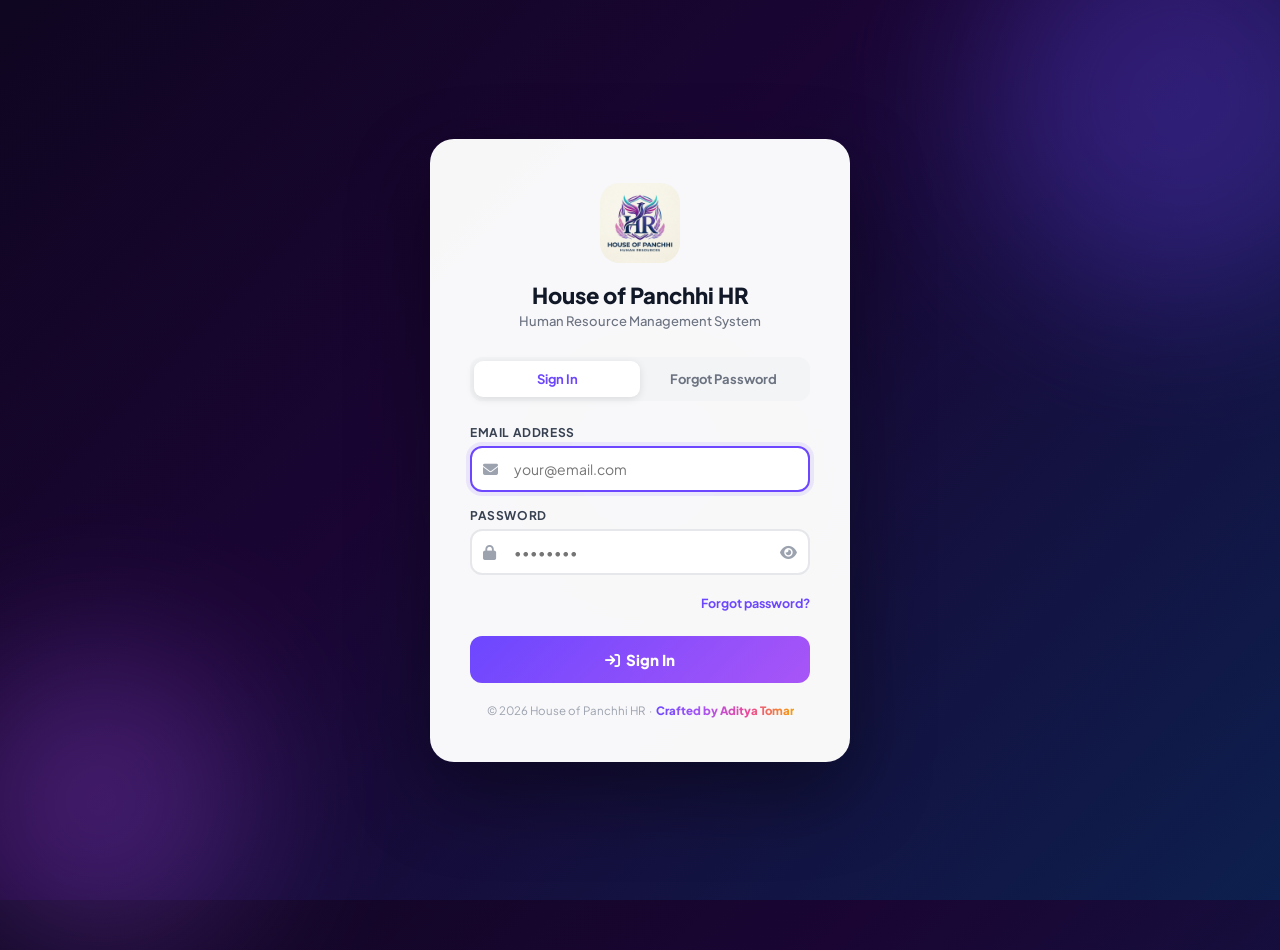
<file: index.html>
<!DOCTYPE html>
<html lang="en">
<head>
<meta charset="UTF-8">
<meta name="viewport" content="width=device-width, initial-scale=1.0">
<title>House of Panchhi HR</title>
<!-- Favicon -->
<link rel="icon" type="image/png" href="assets/img/hop-logo-wings.png">
<link rel="apple-touch-icon" href="assets/img/hop-logo-wings.png">
<link rel="preconnect" href="https://fonts.googleapis.com">
<link href="https://fonts.googleapis.com/css2?family=Plus+Jakarta+Sans:wght@300;400;500;600;700;800&family=JetBrains+Mono:wght@400;600&display=swap" rel="stylesheet">
<link rel="stylesheet" href="https://cdnjs.cloudflare.com/ajax/libs/font-awesome/6.5.1/css/all.min.css">
<link rel="stylesheet" href="assets/css/style.css">
<style>
/* ── Dashboard specific ── */
.dashboard-grid{display:grid;grid-template-columns:1.7fr 1fr;gap:20px;margin-bottom:24px;}
.chart-card{background:#fff;border:1px solid var(--gray-200);border-radius:var(--radius-lg);padding:22px;}
.chart-card h3{font-size:14px;font-weight:800;color:var(--gray-900);margin-bottom:18px;display:flex;align-items:center;gap:8px;}
.chart-card h3 i{color:var(--primary);}
.bar-chart{display:flex;align-items:flex-end;gap:10px;height:160px;padding-bottom:24px;position:relative;}
.bar-wrap{flex:1;display:flex;flex-direction:column;align-items:center;gap:4px;height:100%;justify-content:flex-end;}
.bar{width:100%;border-radius:6px 6px 0 0;min-width:24px;position:relative;transition:height 1s cubic-bezier(0.4,0,0.2,1);cursor:pointer;}
.bar:hover{opacity:0.82;}
.bar-val{font-size:10px;font-weight:800;color:var(--gray-700);position:absolute;top:-18px;left:50%;transform:translateX(-50%);white-space:nowrap;}
.bar-label{font-size:10px;color:var(--gray-500);font-weight:600;margin-top:4px;}
.donut-wrap{display:flex;align-items:center;gap:20px;margin-top:8px;}
.donut{width:110px;height:110px;border-radius:50%;position:relative;flex-shrink:0;}
.donut-center{position:absolute;top:50%;left:50%;transform:translate(-50%,-50%);width:68px;height:68px;background:#fff;border-radius:50%;display:flex;flex-direction:column;align-items:center;justify-content:center;}
.donut-center .dn{font-size:20px;font-weight:800;color:var(--gray-900);}
.donut-center .dl{font-size:9px;color:var(--gray-400);font-weight:700;text-transform:uppercase;}
.donut-legend{font-size:11.5px;}
.donut-legend li{display:flex;align-items:center;gap:6px;margin-bottom:7px;color:var(--gray-600);font-weight:500;list-style:none;}
.donut-legend li span{width:9px;height:9px;border-radius:3px;flex-shrink:0;display:inline-block;}
.reminder-card{background:#fff;border:1px solid var(--gray-200);border-radius:var(--radius-lg);padding:22px;margin-bottom:20px;}
.reminder-card h3{font-size:14px;font-weight:800;color:var(--gray-900);margin-bottom:14px;display:flex;align-items:center;gap:8px;}
.reminder-item{display:flex;align-items:flex-start;gap:10px;padding:10px 12px;border-radius:var(--radius-sm);margin-bottom:8px;}
.reminder-item:last-child{margin-bottom:0;}
.reminder-item.red{background:var(--danger-light);}
.reminder-item.amber{background:var(--warning-light);}
.reminder-item.blue{background:var(--info-light);}
.reminder-item.green{background:var(--success-light);}
.reminder-item i{font-size:14px;margin-top:1px;flex-shrink:0;}
.reminder-item.red i{color:var(--danger);}
.reminder-item.amber i{color:var(--warning);}
.reminder-item.blue i{color:var(--info);}
.reminder-item.green i{color:var(--success);}
.reminder-item .rt{font-size:12.5px;font-weight:700;color:var(--gray-800);}
.reminder-item .rs{font-size:11px;color:var(--gray-500);margin-top:2px;}
.activity-time{font-size:11px;color:var(--gray-400);white-space:nowrap;font-family:'JetBrains Mono',monospace;}

/* ── Maintenance Modal ── */
.maintenance-overlay{position:fixed;inset:0;background:rgba(0,0,0,0.6);z-index:2000;display:none;align-items:center;justify-content:center;backdrop-filter:blur(6px);}
.maintenance-overlay.show{display:flex;}
.maintenance-box{background:#fff;border-radius:24px;padding:44px 36px;max-width:420px;width:90vw;text-align:center;animation:modalPop .3s cubic-bezier(0.34,1.56,0.64,1);}
.maintenance-icon{font-size:56px;margin-bottom:16px;display:block;}
.maintenance-box h3{font-size:20px;font-weight:800;color:var(--gray-900);margin-bottom:8px;}
.maintenance-box p{font-size:13.5px;color:var(--gray-500);line-height:1.7;margin-bottom:24px;}
.maintenance-badge{display:inline-flex;align-items:center;gap:6px;background:var(--warning-light);color:#92400e;padding:6px 14px;border-radius:20px;font-size:12px;font-weight:800;margin-bottom:20px;}

/* ── Animated Footer Credit ── */
.app-footer{text-align:center;padding:20px;margin-top:8px;border-top:1px solid var(--gray-100);}
.credit-text{font-size:12px;color:var(--gray-400);font-weight:600;}
.credit-name{font-size:13px;font-weight:800;background:linear-gradient(90deg,#6c47ff,#a855f7,#ec4899,#f59e0b,#10b981,#3b82f6,#6c47ff);background-size:200% auto;-webkit-background-clip:text;-webkit-text-fill-color:transparent;background-clip:text;animation:rainbowText 3s linear infinite;}
@keyframes rainbowText{0%{background-position:0% center;}100%{background-position:200% center;}}

/* ── Sidebar Logo ── */
.sidebar-logo-img{width:36px;height:36px;object-fit:contain;border-radius:10px;}
.login-logo-img{width:80px;height:80px;object-fit:contain;margin-bottom:12px;}

/* ── Birthday Alert ── */
.birthday-card{background:linear-gradient(135deg,#fdf4ff,#fce7f3);border:1px solid #f9a8d4;border-radius:var(--radius-md);padding:12px 16px;display:flex;align-items:center;gap:12px;margin-bottom:10px;}
.birthday-card i{font-size:20px;color:#ec4899;}
.birthday-card .bname{font-size:13px;font-weight:800;color:var(--gray-900);}
.birthday-card .bdept{font-size:11.5px;color:var(--gray-500);}

@media(max-width:900px){.dashboard-grid{grid-template-columns:1fr;}}
</style>
</head>
<body>
<script>
/* Session gate — runs immediately, before page paints.
   If no valid session (or expired beyond 8 hrs), bounce to login.html */
(function checkSession(){
  const raw = localStorage.getItem('phr_session');
  if(!raw){ window.location.replace('login.html'); return; }
  try{
    const s = JSON.parse(raw);
    const hours = (Date.now() - new Date(s.loginTime)) / (1000*60*60);
    if(hours >= 8){ localStorage.removeItem('phr_session'); window.location.replace('login.html'); }
  }catch(e){ window.location.replace('login.html'); }
})();
</script>

<!-- ══════════ APP ══════════ -->
<div class="app-wrapper active" id="appWrapper">
  <div class="sidebar-overlay" id="sidebarOverlay" onclick="closeSidebar()"></div>

  <!-- ── SIDEBAR ── -->
  <nav class="sidebar" id="sidebar">
    <div class="sidebar-brand">
      <img src="assets/img/hop-logo-wings.png" alt="HOP" class="sidebar-logo-img"
        onerror="this.outerHTML='<div class=\'brand-icon\'><i class=\'fas fa-feather-pointed\'></i></div>'">
      <div class="brand-text">
        <h2>House of Panchhi</h2>
        <span>HR Software v1.0</span>
      </div>
    </div>

    <div class="sidebar-nav">
      <div class="nav-section">
        <div class="nav-section-title">Main</div>
        <div class="nav-link active" data-page="dashboard" onclick="navigateTo('dashboard')">
          <i class="fas fa-th-large"></i> Dashboard
        </div>
      </div>

      <div class="nav-section">
        <div class="nav-section-title">HR & Payroll</div>
        <div class="nav-link" onclick="window.location='employees.html'"><i class="fas fa-users"></i> Employee Directory</div>

        <div class="nav-link has-sub" onclick="toggleSubNav(this)">
          <i class="fas fa-calendar-check"></i> Attendance
          <i class="fas fa-chevron-right nav-chevron"></i>
        </div>
        <div class="nav-sub">
          <div class="nav-link" onclick="window.location='attendance.html'"><i class="fas fa-clock"></i> Daily Attendance</div>
          <div class="nav-link" onclick="window.location='attendance.html'"><i class="fas fa-user-clock"></i> Late Coming Report</div>
          <div class="nav-link" onclick="window.location='attendance.html'"><i class="fas fa-user-xmark"></i> Absent Report</div>
          <div class="nav-link" onclick="window.location='attendance.html'"><i class="fas fa-archive"></i> Attendance Archive</div>
        </div>

        <div class="nav-link" onclick="window.location='gatepass.html'"><i class="fas fa-door-open"></i> Gate Pass</div>
        <div class="nav-link" onclick="window.location='leave.html'"><i class="fas fa-calendar-days"></i> Leave Management</div>
        <div class="nav-link" onclick="window.location='salary.html'"><i class="fas fa-money-bill-wave"></i> Salary / Payroll</div>
      </div>

      <div class="nav-section">
        <div class="nav-section-title">Operations</div>
        <div class="nav-link" onclick="window.location='store.html'"><i class="fas fa-boxes-stacked"></i> Store & Inventory</div>
        <div class="nav-link" onclick="showMaintenance('Expenses Tracker','Track company expenses, petty cash & budgets')"><i class="fas fa-receipt"></i> Expenses <span class="nav-soon">Soon</span></div>
        <div class="nav-link" onclick="showMaintenance('Visitor Log','Track office visitors, entry & exit times')"><i class="fas fa-person-walking-arrow-right"></i> Visitor Log <span class="nav-soon">Soon</span></div>
        <div class="nav-link" onclick="showMaintenance('Purchase Orders','Manage PO creation, approval & tracking')"><i class="fas fa-file-invoice"></i> Purchase Orders <span class="nav-soon">Soon</span></div>
      </div>

      <div class="nav-section">
        <div class="nav-section-title">Analytics & Teams</div>
        <div class="nav-link" onclick="window.location='analytics.html'"><i class="fas fa-chart-line"></i> Analytics</div>
        <div class="nav-link" onclick="window.location='teams.html'"><i class="fas fa-people-group"></i> Teams</div>
        <div class="nav-link" onclick="showMaintenance('Task Manager','Assign & track daily tasks across departments')"><i class="fas fa-list-check"></i> Task Manager <span class="nav-soon">Soon</span></div>
        <div class="nav-link" onclick="showMaintenance('Announcements','Send notices & announcements to all staff')"><i class="fas fa-bullhorn"></i> Announcements <span class="nav-soon">Soon</span></div>
      </div>

      <div class="nav-section">
        <div class="nav-section-title">Reports</div>
        <div class="nav-link" onclick="showMaintenance('MIS Reports','Master reports — attendance, salary, store in one place')"><i class="fas fa-file-chart-column"></i> MIS Reports <span class="nav-soon">Soon</span></div>
        <div class="nav-link" onclick="showMaintenance('Performance','Employee ratings, appraisal & performance tracking')"><i class="fas fa-star"></i> Performance <span class="nav-soon">Soon</span></div>
        <div class="nav-link" onclick="showMaintenance('Recruitment','Manage hiring pipeline & candidate tracking')"><i class="fas fa-user-tie"></i> Recruitment <span class="nav-soon">Soon</span></div>
      </div>

      <div class="nav-section">
        <div class="nav-section-title">System</div>
        <div class="nav-link" data-page="settings" onclick="navigateTo('settings')"><i class="fas fa-sliders"></i> Settings</div>
        <div class="nav-link" data-page="profile" onclick="navigateTo('profile')"><i class="fas fa-user-circle"></i> My Profile</div>
        <div class="nav-link" onclick="window.location='users.html'"><i class="fas fa-users-gear"></i> User Management</div>
        <div class="nav-link" onclick="doLogout()" style="color:var(--danger)"><i class="fas fa-right-from-bracket"></i> Logout</div>
      </div>
    </div>

    <div style="padding:8px 16px 0"><button onclick="doLogout()" style="width:100%;padding:8px;background:rgba(239,68,68,.15);border:1px solid rgba(239,68,68,.3);border-radius:10px;color:#fca5a5;font-size:12px;font-weight:700;cursor:pointer;font-family:inherit;display:flex;align-items:center;justify-content:center;gap:7px"><i class="fas fa-right-from-bracket"></i> Logout</button></div>
  <div class="sidebar-footer" onclick="navigateTo('profile')">
      <div class="user-avatar" id="sidebarAvatar" style="background:linear-gradient(135deg,var(--primary),#a855f7)">AT</div>
      <div class="user-info">
        <h4 id="sidebarName">Aditya Tomar</h4>
        <span><span class="online-dot"></span> Super Admin</span>
      </div>
    </div>
  </nav>

  <!-- ── MAIN ── -->
  <div class="main-content">
    <header class="top-header">
      <div class="header-left">
        <button class="menu-toggle" onclick="toggleSidebar()"><i class="fas fa-bars"></i></button>
        <div class="page-title">
          <h1 id="pageTitle">Dashboard</h1>
          <p id="pageSubtitle">Overview & quick actions</p>
        </div>
      </div>
      <div class="header-right">
        <div class="header-clock"><i class="fas fa-clock"></i><span id="liveClock" class="clock-label">00:00:00</span></div>
        <button class="header-icon-btn" onclick="showToast('info','Notifications','No new notifications')">
          <i class="fas fa-bell"></i><span class="header-notif-dot"></span>
        </button>
        <div class="header-avatar" id="headerAvatar" onclick="navigateTo('profile')" style="background:linear-gradient(135deg,var(--primary),#a855f7)">AT</div>
      </div>
    </header>

    <div class="page-content">

      <!-- ══ DASHBOARD ══ -->
      <div class="page active" id="page-dashboard">
        <div style="margin-bottom:20px">
          <h2 id="greetingText" style="font-size:20px;font-weight:800;color:var(--gray-900)">Good Morning! 👋</h2>
          <p id="greetingDate" style="font-size:13px;color:var(--gray-500);margin-top:3px"></p>
        </div>

        <!-- Birthday Alert -->
        <div id="birthdaySection" style="display:none;margin-bottom:20px"></div>

        <!-- Stats -->
        <div class="stat-cards">
          <div class="stat-card purple"><div class="stat-icon purple"><i class="fas fa-users"></i></div><div class="stat-number" id="ds-totalEmp">0</div><div class="stat-label">Total Employees</div></div>
          <div class="stat-card green"><div class="stat-icon green"><i class="fas fa-user-check"></i></div><div class="stat-number" id="ds-presentToday">—</div><div class="stat-label">Present Today</div></div>
          <div class="stat-card red"><div class="stat-icon red"><i class="fas fa-user-xmark"></i></div><div class="stat-number" id="ds-absentToday">—</div><div class="stat-label">Absent Today</div></div>
          <div class="stat-card amber"><div class="stat-icon amber"><i class="fas fa-door-open"></i></div><div class="stat-number" id="ds-onGatepass">0</div><div class="stat-label">On Gate Pass</div></div>
          <div class="stat-card blue"><div class="stat-icon blue"><i class="fas fa-money-bill-wave"></i></div><div class="stat-number" id="ds-payroll">—</div><div class="stat-label">Payroll This Month</div></div>
        </div>

        <!-- Quick Actions -->
        <div class="section-title"><i class="fas fa-bolt"></i> Quick Actions</div>
        <div class="quick-grid">
          <div class="quick-btn" onclick="window.location='employees.html'"><i class="fas fa-user-plus"></i><span>Add Employee</span></div>
          <div class="quick-btn" onclick="window.location='attendance.html'"><i class="fas fa-clipboard-check"></i><span>Attendance</span></div>
          <div class="quick-btn" onclick="window.location='gatepass.html'"><i class="fas fa-passport"></i><span>Gate Pass</span></div>
          <div class="quick-btn" onclick="window.location='leave.html'"><i class="fas fa-calendar-days"></i><span>Leave</span></div>
          <div class="quick-btn" onclick="window.location='salary.html'"><i class="fas fa-calculator"></i><span>Payroll</span></div>
          <div class="quick-btn" onclick="window.location='store.html'"><i class="fas fa-box"></i><span>Store Entry</span></div>
          <div class="quick-btn" onclick="showMaintenance('Task Manager','Assign & track daily tasks — Coming Soon!')"><i class="fas fa-list-check"></i><span>Tasks</span></div>
          <div class="quick-btn" onclick="showMaintenance('Announcements','Send notices to staff')"><i class="fas fa-bullhorn"></i><span>Announce</span></div>
        </div>

        <!-- Charts -->
        <div class="dashboard-grid">
          <div class="chart-card">
            <h3><i class="fas fa-chart-bar"></i> Monthly Attendance Overview</h3>
            <div class="bar-chart" id="dashBarChart"></div>
          </div>
          <div class="chart-card">
            <h3><i class="fas fa-chart-pie"></i> Department Split</h3>
            <div class="donut-wrap">
              <div class="donut" id="dashDonut">
                <div class="donut-center"><div class="dn" id="dashDonutNum">0</div><div class="dl">Total</div></div>
              </div>
              <ul class="donut-legend" id="dashDonutLegend"></ul>
            </div>
          </div>
        </div>

        <!-- Reminders & Activity -->
        <div class="grid-1-2">
          <div class="reminder-card">
            <h3><i class="fas fa-bell" style="color:var(--warning)"></i> Reminders & Alerts</h3>
            <div id="dashReminders">
              <div class="reminder-item amber">
                <i class="fas fa-exclamation-circle"></i>
                <div><div class="rt">Pending PO / PR Numbers</div><div class="rs" id="dash-poCount">Check store entries</div></div>
              </div>
              <div class="reminder-item red">
                <i class="fas fa-user-clock"></i>
                <div><div class="rt">Late Coming — Today</div><div class="rs" id="dash-lateCount">Upload attendance to see</div></div>
              </div>
              <div class="reminder-item blue">
                <i class="fas fa-calendar-xmark"></i>
                <div><div class="rt">Leave Requests Pending</div><div class="rs" id="dash-pendingLeave">No pending requests</div></div>
              </div>
              <div class="reminder-item green" id="dash-probationAlert" style="display:none">
                <i class="fas fa-user-clock"></i>
                <div><div class="rt">Probation Ending Soon</div><div class="rs" id="dash-probationText"></div></div>
              </div>
            </div>
          </div>

          <div class="table-card" style="margin-bottom:0">
            <div class="table-header">
              <h3><i class="fas fa-clock-rotate-left"></i> Recent Activity</h3>
              <span class="badge badge-green"><span class="online-dot pulse"></span>&nbsp;Live</span>
            </div>
            <div class="table-wrapper">
              <table>
                <thead><tr><th>Time</th><th>Activity</th><th>Employee</th><th>Status</th></tr></thead>
                <tbody id="dashActivityBody">
                  <tr><td colspan="4" class="table-empty"><i class="fas fa-inbox"></i><p>No activity yet</p><span>Actions will appear here</span></td></tr>
                </tbody>
              </table>
            </div>
          </div>
        </div>

        <!-- Footer Credit -->
        <div class="app-footer">
          <div class="credit-text">House of Panchhi HR Software &nbsp;·&nbsp; <span class="credit-name">Crafted with ❤️ by Aditya Tomar</span></div>
        </div>
      </div>

      <!-- ══ SETTINGS ══ -->
      <div class="page" id="page-settings">
        <div class="grid-2">
          <div class="form-card">
            <div class="form-card-title"><i class="fas fa-scale-balanced"></i> Payroll Rules</div>
            <div class="toggle-row"><div class="toggle-info"><h4>PF Deduction (12%)</h4><p>Enable when applicable</p></div><label class="toggle-switch"><input type="checkbox" onchange="showToast('success','Saved','PF updated')"><span class="toggle-slider"></span></label></div>
            <div class="toggle-row"><div class="toggle-info"><h4>ESIC Deduction (0.75%)</h4><p>Enable when applicable</p></div><label class="toggle-switch"><input type="checkbox" onchange="showToast('success','Saved','ESIC updated')"><span class="toggle-slider"></span></label></div>
            <div class="toggle-row"><div class="toggle-info"><h4>3-Hour Grace (Senior Staff)</h4><p>3 hrs free per month</p></div><label class="toggle-switch"><input type="checkbox" checked onchange="showToast('success','Saved','Grace updated')"><span class="toggle-slider"></span></label></div>
            <div class="toggle-row"><div class="toggle-info"><h4>31-Day Bonus (Stitching/Embroidery)</h4><p>Full month = 31 days salary</p></div><label class="toggle-switch"><input type="checkbox" checked onchange="showToast('success','Saved','Bonus updated')"><span class="toggle-slider"></span></label></div>
          </div>
          <div class="form-card">
            <div class="form-card-title"><i class="fas fa-building"></i> Company Configuration</div>
            <div class="form-group mb-16"><label>Company Name</label><input type="text" value="House of Panchhi"></div>
            <div class="form-group mb-16"><label>Working Hours / Day</label><input type="number" value="9"></div>
            <div class="form-group mb-16"><label>Max Advance % of Salary</label><input type="number" value="50"></div>
            <div class="form-group mb-16"><label>PL per Year</label><input type="number" value="12"></div>
            <div class="form-group mb-16"><label>SL per Year</label><input type="number" value="3"></div>
            <div class="form-group mb-16"><label>Google Sheets Web App URL</label><input type="url" id="sheetsUrl" placeholder="https://script.google.com/..."></div>
            <button class="btn btn-primary btn-full" onclick="saveSettings()"><i class="fas fa-save"></i> Save Configuration</button>
          </div>
        </div>
      </div>

      <!-- ══ PROFILE ══ -->
      <div class="page" id="page-profile">
        <div class="form-card">
          <div style="display:flex;align-items:center;gap:20px;margin-bottom:28px;padding-bottom:24px;border-bottom:1px solid var(--gray-100);flex-wrap:wrap">
            <div id="profileAvatarLg" style="width:80px;height:80px;background:linear-gradient(135deg,var(--primary),#a855f7);border-radius:20px;display:flex;align-items:center;justify-content:center;color:#fff;font-size:28px;font-weight:800;flex-shrink:0;cursor:pointer" onclick="document.getElementById('profilePhotoInput').click()">
              AT
              <div style="position:absolute;bottom:-4px;right:-4px;background:var(--primary);width:22px;height:22px;border-radius:50%;display:flex;align-items:center;justify-content:center;border:2px solid #fff">
                <i class="fas fa-camera" style="font-size:9px;color:#fff"></i>
              </div>
            </div>
            <input type="file" id="profilePhotoInput" accept="image/*" style="display:none" onchange="handleProfilePhoto(this)">
            <div>
              <h2 id="profileDisplayName" style="font-size:20px;font-weight:800;color:var(--gray-900)">Aditya Tomar</h2>
              <p style="font-size:13px;color:var(--gray-500);margin-top:2px">Super Admin · House of Panchhi HR</p>
              <div style="display:flex;gap:8px;margin-top:8px">
                <span class="badge badge-purple"><i class="fas fa-crown" style="font-size:9px"></i> Super Admin</span>
                <span class="badge badge-green"><span class="online-dot"></span> Online</span>
              </div>
            </div>
          </div>
          <div class="form-grid form-grid-2">
            <div class="form-group"><label>Full Name</label><input type="text" id="profileName" value="Aditya Tomar" onchange="updateProfileName()"></div>
            <div class="form-group"><label>Role</label><input type="text" value="Super Admin" disabled></div>
            <div class="form-group"><label>Email</label><input type="email" id="profileEmail" placeholder="your@email.com"></div>
            <div class="form-group"><label>Phone</label><input type="tel" placeholder="+91 XXXXX XXXXX"></div>
          </div>
          <div style="margin-top:24px;padding-top:20px;border-top:1px solid var(--gray-100)">
            <h3 style="font-size:14px;font-weight:800;color:var(--gray-900);margin-bottom:16px"><i class="fas fa-lock" style="color:var(--primary);margin-right:6px"></i> Change Password</h3>
            <div class="form-grid form-grid-2">
              <div class="form-group"><label>Current Password</label><input type="password" placeholder="Current password"></div>
              <div class="form-group"><label>New Password</label><input type="password" placeholder="New password"></div>
            </div>
          </div>
          <div class="btn-group mt-16">
            <button class="btn btn-primary" onclick="saveProfile()"><i class="fas fa-save"></i> Save Changes</button>
            <button class="btn btn-outline" onclick="showToast('success','Done','Password changed')"><i class="fas fa-key"></i> Update Password</button>
          </div>
        </div>
      </div>

    </div><!-- end page-content -->
  </div><!-- end main-content -->
</div><!-- end app-wrapper -->

<!-- ══ MAINTENANCE MODAL ══ -->
<div class="maintenance-overlay" id="maintenanceModal">
  <div class="maintenance-box">
    <span class="maintenance-icon">🚧</span>
    <div class="maintenance-badge"><i class="fas fa-hard-hat"></i> Under Construction</div>
    <h3 id="maintenanceTitle">Module Coming Soon</h3>
    <p id="maintenanceDesc">This module is currently being developed and will be available in a future update. Stay tuned!</p>
    <button class="btn btn-primary" onclick="closeMaintenance()" style="margin:0 auto"><i class="fas fa-thumbs-up"></i> Got it!</button>
  </div>
</div>

<!-- ══ CONFIRM MODAL ══ -->
<div class="modal-overlay" id="modal-confirm">
  <div class="modal-box modal-box-sm modal-confirm">
    <div class="modal-confirm-icon red"><i class="fas fa-trash-alt"></i></div>
    <h3>Are you sure?</h3>
    <p>This action cannot be undone.</p>
    <div class="modal-footer" style="justify-content:center">
      <button class="btn btn-outline" onclick="closeModal('confirm')">Cancel</button>
      <button class="btn btn-danger btn-confirm-ok">Yes, Proceed</button>
    </div>
  </div>
</div>

<!-- FORGOT PASSWORD MODAL -->
<div class="modal-overlay" id="modal-forgotPwd" style="z-index:3000">
  <div class="modal-box modal-box-sm">
    <div class="modal-header">
      <h3><i class="fas fa-key" style="color:var(--primary);margin-right:8px"></i>Reset Password</h3>
      <button class="modal-close" onclick="closeModal('forgotPwd')"><i class="fas fa-xmark"></i></button>
    </div>
    <div id="fpStep1">
      <p style="font-size:13px;color:var(--gray-600);margin-bottom:16px">Enter your registered email — we'll send an OTP.</p>
      <div class="form-group mb-16"><label>Email Address</label><input type="email" id="fp_email" placeholder="your@email.com"></div>
      <button class="btn btn-primary btn-full" onclick="sendOTP()"><i class="fas fa-paper-plane"></i> Send OTP</button>
    </div>
    <div id="fpStep2" style="display:none">
      <p style="font-size:13px;color:var(--gray-600);margin-bottom:16px">Enter the 6-digit OTP sent to your email.</p>
      <div class="form-group mb-16"><label>OTP</label><input type="text" id="fp_otp" placeholder="Enter 6-digit OTP" maxlength="6" style="letter-spacing:6px;font-size:18px;text-align:center;font-family:'JetBrains Mono',monospace"></div>
      <div class="form-group mb-16"><label>New Password</label><input type="password" id="fp_newpass" placeholder="New password"></div>
      <div class="form-group mb-16"><label>Confirm Password</label><input type="password" id="fp_confirmpass" placeholder="Confirm password"></div>
      <button class="btn btn-primary btn-full" onclick="resetPassword()"><i class="fas fa-lock"></i> Reset Password</button>
    </div>
    <div id="fpMsg" style="display:none;margin-top:12px;padding:10px;border-radius:8px;font-size:12.5px;font-weight:600;text-align:center"></div>
  </div>
</div>

<!-- USER MANAGEMENT PAGE -->
<div class="page" id="page-users">
  <div style="margin-bottom:20px;display:flex;align-items:center;justify-content:space-between;flex-wrap:wrap;gap:12px">
    <div>
      <h2 style="font-size:18px;font-weight:800;color:var(--gray-900)">User Management</h2>
      <p style="font-size:13px;color:var(--gray-500)">Max 10 accounts · Only Super Admin & Director can manage</p>
    </div>
    <button class="btn btn-primary" onclick="openCreateUser()"><i class="fas fa-user-plus"></i> Add User</button>
  </div>
  <div class="table-card">
    <div class="table-header"><h3><i class="fas fa-users-gear"></i> All Users</h3><span id="userCount" class="badge badge-purple">0 users</span></div>
    <div class="table-wrapper">
      <table><thead><tr><th>Name</th><th>Email</th><th>Role</th><th>Permissions</th><th>Status</th><th>Actions</th></tr></thead>
      <tbody id="usersTableBody"><tr><td colspan="6" class="table-empty"><i class="fas fa-users"></i><p>Loading...</p></td></tr></tbody></table>
    </div>
  </div>
</div>

<!-- CREATE USER MODAL -->
<div class="modal-overlay" id="modal-createUser">
  <div class="modal-box" style="max-width:560px">
    <div class="modal-header">
      <h3><i class="fas fa-user-plus" style="color:var(--primary);margin-right:8px"></i>Create New User</h3>
      <button class="modal-close" onclick="closeModal('createUser')"><i class="fas fa-xmark"></i></button>
    </div>
    <div class="form-grid form-grid-2" style="gap:12px;margin-bottom:14px">
      <div class="form-group"><label>Full Name *</label><input type="text" id="nu_name" placeholder="Employee name"></div>
      <div class="form-group"><label>Email *</label><input type="email" id="nu_email" placeholder="email@company.com"></div>
      <div class="form-group"><label>Password *</label><input type="password" id="nu_pass" placeholder="Min 8 characters" value="Panchhi@123"></div>
      <div class="form-group"><label>Role *</label>
        <select id="nu_role">
          <option value="STAFF">Staff</option>
          <option value="MANAGER">Manager</option>
          <option value="HR">HR</option>
          <option value="ACCOUNTS">Accounts</option>
          <option value="DIRECTOR">Director</option>
        </select>
      </div>
    </div>
    <div class="form-group mb-16">
      <label>Module Permissions</label>
      <div style="display:grid;grid-template-columns:repeat(3,1fr);gap:8px;background:var(--gray-50);padding:12px;border-radius:var(--radius-md)">
        <label style="display:flex;align-items:center;gap:6px;font-size:12.5px;cursor:pointer"><input type="checkbox" class="perm-check" value="ALL" style="accent-color:var(--primary)"> All Modules</label>
        <label style="display:flex;align-items:center;gap:6px;font-size:12.5px;cursor:pointer"><input type="checkbox" class="perm-check" value="employees" style="accent-color:var(--primary)"> Employees</label>
        <label style="display:flex;align-items:center;gap:6px;font-size:12.5px;cursor:pointer"><input type="checkbox" class="perm-check" value="attendance" style="accent-color:var(--primary)"> Attendance</label>
        <label style="display:flex;align-items:center;gap:6px;font-size:12.5px;cursor:pointer"><input type="checkbox" class="perm-check" value="gatepass" style="accent-color:var(--primary)"> Gate Pass</label>
        <label style="display:flex;align-items:center;gap:6px;font-size:12.5px;cursor:pointer"><input type="checkbox" class="perm-check" value="leave" style="accent-color:var(--primary)"> Leave</label>
        <label style="display:flex;align-items:center;gap:6px;font-size:12.5px;cursor:pointer"><input type="checkbox" class="perm-check" value="salary" style="accent-color:var(--primary)"> Salary</label>
        <label style="display:flex;align-items:center;gap:6px;font-size:12.5px;cursor:pointer"><input type="checkbox" class="perm-check" value="store" style="accent-color:var(--primary)"> Store</label>
        <label style="display:flex;align-items:center;gap:6px;font-size:12.5px;cursor:pointer"><input type="checkbox" class="perm-check" value="analytics" style="accent-color:var(--primary)"> Analytics</label>
        <label style="display:flex;align-items:center;gap:6px;font-size:12.5px;cursor:pointer"><input type="checkbox" class="perm-check" value="teams" style="accent-color:var(--primary)"> Teams</label>
      </div>
    </div>
    <div class="alert alert-info" style="font-size:12px">
      <i class="fas fa-info-circle"></i>
      <div>User will receive login credentials via email at the provided address.</div>
    </div>
    <div class="modal-footer">
      <button class="btn btn-outline" onclick="closeModal('createUser')">Cancel</button>
      <button class="btn btn-primary" onclick="createNewUser()"><i class="fas fa-paper-plane"></i> Create & Send Email</button>
    </div>
  </div>
</div>

<script src="assets/js/app.js"></script>
<script>
/* ══════════════════════════════════════
   DASHBOARD + APP INIT
══════════════════════════════════════ */

/* ── Maintenance Modal ── */
function showMaintenance(title, desc) {
  document.getElementById('maintenanceTitle').textContent = title;
  document.getElementById('maintenanceDesc').textContent  = desc + '\n\nOur team is working hard to bring this to you soon!';
  document.getElementById('maintenanceModal').classList.add('show');
}
function closeMaintenance() {
  document.getElementById('maintenanceModal').classList.remove('show');
}
document.getElementById('maintenanceModal').addEventListener('click', function(e) {
  if (e.target === this) closeMaintenance();
});

/* ── Profile ── */
function updateProfileName() {
  const name = document.getElementById('profileName')?.value?.trim() || 'Admin';
  document.getElementById('profileDisplayName').textContent = name;
  document.getElementById('sidebarName').textContent        = name;
  document.getElementById('sidebarAvatar').textContent      = initials(name);
  document.getElementById('headerAvatar').textContent       = initials(name);
  document.getElementById('profileAvatarLg').innerHTML      = initials(name) +
    '<div style="position:absolute;bottom:-4px;right:-4px;background:var(--primary);width:22px;height:22px;border-radius:50%;display:flex;align-items:center;justify-content:center;border:2px solid #fff"><i class="fas fa-camera" style="font-size:9px;color:#fff"></i></div>';
  App.currentUser.name = name;
  updateClock();
}

function handleProfilePhoto(input) {
  const file = input.files[0];
  if (!file) return;
  const reader = new FileReader();
  reader.onload = e => {
    const avatar = document.getElementById('profileAvatarLg');
    avatar.innerHTML = `<img src="${e.target.result}" style="width:100%;height:100%;object-fit:cover;border-radius:18px">`;
    document.getElementById('sidebarAvatar').innerHTML = `<img src="${e.target.result}" style="width:100%;height:100%;object-fit:cover;border-radius:10px">`;
    document.getElementById('headerAvatar').innerHTML  = `<img src="${e.target.result}" style="width:100%;height:100%;object-fit:cover;border-radius:10px">`;
  };
  reader.readAsDataURL(file);
}

function doLogout() {
  if(!confirm('Logout karna chahte ho?')) return;
  localStorage.removeItem('phr_session');
  window.location.href = 'login.html';
}

function saveProfile() {
  updateProfileName();
  showToast('success', 'Saved!', 'Profile updated successfully');
}

/* ── Dashboard Init ── */
async function initDashboard() {
  /* Load session name */
  try {
    const s = JSON.parse(localStorage.getItem('phr_session')||'{}');
    if(s.name) { App.currentUser = App.currentUser || {}; App.currentUser.name = s.name; }
  } catch(e) {}

  /* Show loading spinners on stat cards while fetching */
  ['ds-totalEmp','ds-presentToday','ds-absentToday','ds-onGatepass','ds-payroll'].forEach(id=>{
    const el = document.getElementById(id);
    if(el) el.innerHTML = '<i class="fas fa-spinner spin" style="font-size:14px;color:var(--gray-400)"></i>';
  });

  /* Wait for ALL GSheet data before rendering — this ensures fresh counts */
  try {
    await Promise.all([
      GSheet.read('Employees'),
      GSheet.read('Attendance'),
      GSheet.read('GatePass'),
      GSheet.read('LeaveRequests'),
      GSheet.read('Store'),
    ]);
  } catch(e) {
    console.log('GSheet fetch failed, using cached data:', e);
  }

  /* Render once with fresh (or cached) data */
  renderDashboard();
}

function renderDashboard() {
  const emps   = Store.get('employees');
  const active = emps.filter(e => (e.status||e['Status']||'').toUpperCase() === 'ACTIVE');
  const el = document.getElementById('ds-totalEmp');
  if(el) el.textContent = active.length || '—';

  const today  = todayStr();
  const att    = Store.get('attendance').filter(r => (r.date||r['Date']||'') === today);
  const pEl = document.getElementById('ds-presentToday');
  const aEl = document.getElementById('ds-absentToday');
  const attStatus = r => (r.status||r['Status']||'').toUpperCase();
  if(pEl) pEl.textContent = att.filter(r => attStatus(r)==='P' || attStatus(r)==='L').length || '—';
  if(aEl) aEl.textContent = att.filter(r => attStatus(r)==='A').length || '—';

  const gps = Store.get('gatepasses').filter(g => g.date === today && !g.returnTime);
  const gpEl = document.getElementById('ds-onGatepass');
  if(gpEl) gpEl.textContent = gps.length;

  const month    = today.slice(0, 7);
  const salRecs  = Store.get('salaryRecords').filter(r => r.month === month);
  const netTotal = salRecs.reduce((s, r) => s + (r.netSalary || 0), 0);
  const payEl = document.getElementById('ds-payroll');
  if(payEl) payEl.textContent = netTotal > 0 ? formatINR(netTotal) : '—';

  const pendLeave = Store.get('leaveRecords').filter(r => r.status === 'PENDING').length;
  const lvEl = document.getElementById('dash-pendingLeave');
  if(lvEl) lvEl.textContent = pendLeave > 0 ? `${pendLeave} request(s) awaiting approval` : 'No pending requests';

  const poPending = Store.get('storeEntries').filter(e => e.poStatus === 'PENDING').length;
  const poEl = document.getElementById('dash-poCount');
  if(poEl) poEl.textContent = poPending > 0 ? `${poPending} entries missing PO/PR numbers` : 'All entries complete';

  buildBarChart();
  buildDonutChart(active);
  buildActivityLog();
  checkBirthdays(active);
  checkProbation(active);
}

/* ── Birthday check ── */
function checkBirthdays(emps) {
  const today  = new Date();
  const todayMD = `${String(today.getMonth()+1).padStart(2,'0')}-${String(today.getDate()).padStart(2,'0')}`;
  const bdays   = emps.filter(e => e.dob && e.dob.slice(5) === todayMD);
  const section = document.getElementById('birthdaySection');
  if (!bdays.length) { section.style.display = 'none'; return; }
  section.style.display = 'block';
  section.innerHTML = bdays.map(e => `
    <div class="birthday-card">
      <i class="fas fa-birthday-cake"></i>
      <div>
        <div class="bname">🎂 Happy Birthday, ${e.fullname}!</div>
        <div class="bdept">${e.department || ''} · ${e.ecode}</div>
      </div>
    </div>`).join('');
}

/* ── Probation check ── */
function checkProbation(emps) {
  const today = new Date();
  const soon  = emps.filter(e => {
    if (!e.confirm) return false;
    const d = new Date(e.confirm);
    const diff = Math.round((d - today) / (1000*60*60*24));
    return diff >= 0 && diff <= 7;
  });
  const el = document.getElementById('dash-probationAlert');
  const txt = document.getElementById('dash-probationText');
  if (soon.length > 0) {
    el.style.display = 'flex';
    txt.textContent  = `${soon.length} employee(s) confirmation date approaching`;
  }
}

/* ── Bar chart ── */
function buildBarChart() {
  const chart = document.getElementById('dashBarChart');
  if (!chart) return;
  const months  = ['Jan','Feb','Mar','Apr','May','Jun','Jul','Aug','Sep','Oct','Nov','Dec'];
  const now     = new Date();
  const data    = Array.from({length:6}, (_,i) => ({
    label: months[(now.getMonth()-5+i+12)%12],
    val:   Math.floor(Math.random()*30)+70
  }));
  const colors = ['#6c47ff','#a855f7','#6c47ff','#a855f7','#6c47ff','#a855f7'];
  chart.innerHTML = '';
  const max = Math.max(...data.map(d=>d.val));
  data.forEach((d,i) => {
    const wrap = document.createElement('div'); wrap.className='bar-wrap';
    const bar  = document.createElement('div'); bar.className='bar';
    bar.style.cssText = `background:${colors[i]};height:0%`;
    bar.innerHTML = `<span class="bar-val">${d.val}%</span>`;
    const lbl = document.createElement('div'); lbl.className='bar-label'; lbl.textContent=d.label;
    wrap.appendChild(bar); wrap.appendChild(lbl); chart.appendChild(wrap);
    setTimeout(()=>{ bar.style.height=Math.round(d.val/max*100)+'%'; }, 200+i*80);
  });
}

/* ── Donut chart ── */
function buildDonutChart(emps) {
  const donut  = document.getElementById('dashDonut');
  const legend = document.getElementById('dashDonutLegend');
  const numEl  = document.getElementById('dashDonutNum');
  if (!donut) return;
  if (numEl) numEl.textContent = emps.length;
  const deptCounts = {};
  emps.forEach(e => { deptCounts[e.department] = (deptCounts[e.department]||0)+1; });
  const sorted = Object.entries(deptCounts).sort((a,b)=>b[1]-a[1]).slice(0,5);
  const total  = emps.length || 1;
  if (!sorted.length) { donut.style.background='var(--gray-200)'; legend.innerHTML='<li style="color:var(--gray-400);font-size:12px">No employees yet</li>'; return; }
  const COLORS = ['#6c47ff','#10b981','#f59e0b','#3b82f6','#ef4444'];
  let conic='', start=0;
  legend.innerHTML='';
  sorted.forEach(([dept,count],i)=>{
    const pct = Math.round(count/total*100);
    conic += `${COLORS[i]} ${start}% ${start+pct}%,`;
    start += pct;
    const li = document.createElement('li');
    li.innerHTML = `<span style="background:${COLORS[i]}"></span>${dept} (${pct}%)`;
    legend.appendChild(li);
  });
  if (start<100) conic+=`var(--gray-200) ${start}% 100%`; else conic=conic.slice(0,-1);
  donut.style.background = `conic-gradient(${conic})`;
}

/* ── Activity log ── */
function buildActivityLog() {
  const body  = document.getElementById('dashActivityBody');
  if (!body) return;
  const acts  = Store.get('activity');
  if (!acts.length) {
    body.innerHTML=`<tr><td colspan="4" class="table-empty"><i class="fas fa-inbox"></i><p>No activity yet</p><span>Actions will appear here</span></td></tr>`;
    return;
  }
  body.innerHTML='';
  acts.slice(-10).reverse().forEach(a=>{
    const tr=document.createElement('tr');
    tr.innerHTML=`
      <td class="activity-time">${a.time||'—'}</td>
      <td style="font-size:13px">${a.activity||''}</td>
      <td style="font-size:12.5px;font-weight:600;color:var(--gray-700)">${a.employee||'System'}</td>
      <td><span class="badge badge-${a.badgeType||'gray'}">${a.status||''}</span></td>`;
    body.appendChild(tr);
  });
}

/* ── Settings ── */
function saveSettings() {
  const url = document.getElementById('sheetsUrl')?.value?.trim();
  if (url) GSheet.WEB_APP_URL = url;
  showToast('success','Saved','Settings saved successfully');
}

/* ── Load profile from storage ── */
window.addEventListener('load', () => {
  updateClock();
  const savedName = localStorage.getItem('phr_profileName');
  if (savedName) {
    /* Guard: App may not be defined yet if app.js loads late */
    if(typeof App !== 'undefined' && App.currentUser) {
      App.currentUser.name = savedName;
    }
    const _pn = document.getElementById('profileName');
    if(_pn) _pn.value = savedName;
    if(typeof updateProfileName === 'function') updateProfileName();
  }
});





/* ── Toggle Password ── */
function togglePassView(){
  const inp=document.getElementById('loginPass');
  const icon=document.getElementById('passEyeIcon');
  if(inp.type==='password'){inp.type='text';icon.className='fas fa-eye-slash';}
  else{inp.type='password';icon.className='fas fa-eye';}
}

/* ── Forgot Password ── */
function showForgotPassword(){showModal('forgotPwd');}
async function sendOTP(){
  const email=document.getElementById('fp_email')?.value?.trim();
  if(!email){showFPMsg('Enter your email','error');return;}
  showFPMsg('Sending OTP...','info');
  const res=await GSheet.sendOTP(email);
  if(res.success){
    document.getElementById('fpStep1').style.display='none';
    document.getElementById('fpStep2').style.display='block';
    showFPMsg('OTP sent! Check your email.','success');
  } else {
    showFPMsg(res.msg||'Failed to send OTP','error');
  }
}
async function resetPassword(){
  const email=document.getElementById('fp_email')?.value?.trim();
  const otp=document.getElementById('fp_otp')?.value?.trim();
  const np=document.getElementById('fp_newpass')?.value;
  const cp=document.getElementById('fp_confirmpass')?.value;
  if(!otp||!np||!cp){showFPMsg('Fill all fields','error');return;}
  if(np!==cp){showFPMsg('Passwords do not match','error');return;}
  if(np.length<6){showFPMsg('Min 6 characters','error');return;}
  const res=await GSheet.resetPassword(email,otp,np);
  if(res.success){
    showFPMsg('Password reset! You can now login.','success');
    setTimeout(()=>{closeModal('forgotPwd');document.getElementById('fpStep1').style.display='block';document.getElementById('fpStep2').style.display='none';},2000);
  } else {
    showFPMsg(res.msg||'Invalid OTP','error');
  }
}
function showFPMsg(msg,type){
  const el=document.getElementById('fpMsg');
  if(!el)return;
  el.style.display='block';
  el.textContent=msg;
  el.style.background=type==='success'?'#d1fae5':type==='error'?'#fee2e2':'#dbeafe';
  el.style.color=type==='success'?'#065f46':type==='error'?'#b91c1c':'#1d4ed8';
}

/* ── User Management ── */
async function loadUsers(){
  const res=await GSheet.getUsers();
  const body=document.getElementById('usersTableBody');
  const count=document.getElementById('userCount');
  if(!body)return;
  const users=res.data||[];
  if(count)count.textContent=`${users.length}/10 users`;
  if(!users.length){body.innerHTML=`<tr><td colspan="6" class="table-empty"><i class="fas fa-users"></i><p>No users</p></td></tr>`;return;}
  const roleColors={SUPER_ADMIN:'badge-purple',DIRECTOR:'badge-blue',MANAGER:'badge-green',HR:'badge-amber',STAFF:'badge-gray',ACCOUNTS:'badge-blue'};
  body.innerHTML=users.map(u=>`<tr>
    <td style="font-weight:700">${u.Name||u.name||'—'}</td>
    <td class="font-mono" style="font-size:12px">${u.Email||u.email||'—'}</td>
    <td><span class="badge ${roleColors[u.Role||u.role]||'badge-gray'}">${u.Role||u.role||'—'}</span></td>
    <td style="font-size:12px">${(u.Permissions||u.permissions||'').replace('ALL','All Modules')}</td>
    <td><span class="badge badge-${(u.Status||u.status)==='ACTIVE'?'green':'red'}">${u.Status||u.status||'—'}</span></td>
    <td><div style="display:flex;gap:6px">
      <button class="btn btn-outline btn-sm" onclick="toggleUserStatus('${u.ID||u.id}','${u.Status||u.status}')"><i class="fas fa-toggle-on"></i></button>
      <button class="btn btn-danger btn-sm" onclick="deleteUserConfirm('${u.ID||u.id}','${u.Name||u.name}')"><i class="fas fa-trash"></i></button>
    </div></td>
  </tr>`).join('');
}

function openCreateUser(){showModal('createUser');}

async function createNewUser(){
  const name=document.getElementById('nu_name')?.value?.trim();
  const email=document.getElementById('nu_email')?.value?.trim();
  const pass=document.getElementById('nu_pass')?.value;
  const role=document.getElementById('nu_role')?.value;
  if(!name||!email||!pass){showToast('error','Required','Fill all fields');return;}
  const perms=[...document.querySelectorAll('.perm-check:checked')].map(c=>c.value);
  const res=await GSheet.createUser({name,email,password:pass,role,permissions:perms});
  if(res.success){
    closeModal('createUser');
    loadUsers();
    showToast('success','User Created!',`${name} — credentials sent to ${email}`);
  } else {
    showToast('error','Failed',res.msg||'Could not create user');
  }
}

async function toggleUserStatus(id,currentStatus){
  const newStatus=currentStatus==='ACTIVE'?'INACTIVE':'ACTIVE';
  await GSheet.updateUser({id,status:newStatus});
  loadUsers();
  showToast('success','Updated',`User ${newStatus.toLowerCase()}`);
}

function deleteUserConfirm(id,name){
  if(!confirm(`Delete user ${name}? This cannot be undone.`))return;
  GSheet.deleteUser(id).then(()=>{loadUsers();showToast('success','Deleted','User removed');});
}

/* ── Auto-load users when navigating ── */
/* navigateTo is defined in app.js — no override needed */
/* navigateTo() now lives in app.js — this file no longer redefines it.
   Special handling for the 'users' tab (if ever needed again) should
   hook into app.js's navigateTo instead of shadowing it here. */

</script>
</body>
</html>
</file>
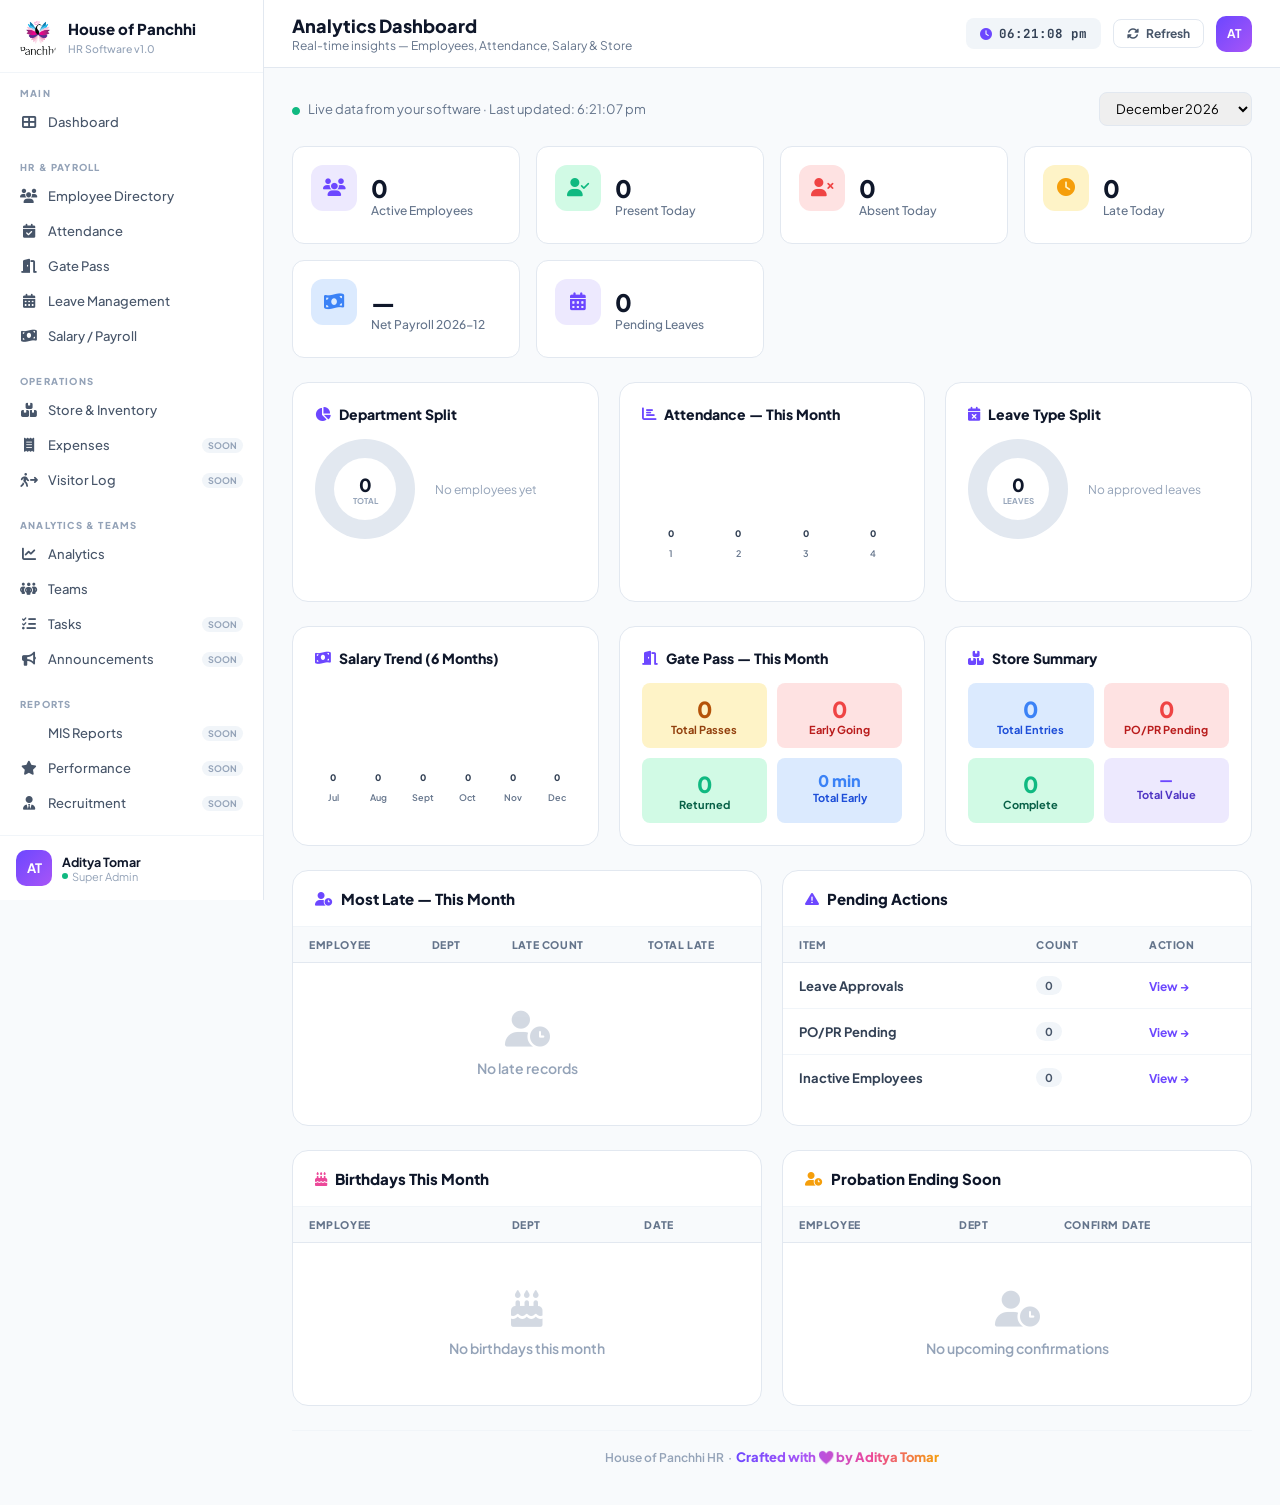
<file: analytics.html>
<!DOCTYPE html>
<html lang="en">
<head>
<meta charset="UTF-8">
<meta name="viewport" content="width=device-width, initial-scale=1.0">
<title>Analytics — House of Panchhi HR</title>
<link rel="icon" type="image/png" href="assets/img/hop-logo-wings.png">
<link rel="preconnect" href="https://fonts.googleapis.com">
<link href="https://fonts.googleapis.com/css2?family=Plus+Jakarta+Sans:wght@300;400;500;600;700;800&family=JetBrains+Mono:wght@400;600&display=swap" rel="stylesheet">
<link rel="stylesheet" href="https://cdnjs.cloudflare.com/ajax/libs/font-awesome/6.5.1/css/all.min.css">
<link rel="stylesheet" href="assets/css/style.css">
<style>
.analytics-grid{display:grid;grid-template-columns:repeat(auto-fit,minmax(280px,1fr));gap:20px;margin-bottom:24px;}
.chart-box{background:#fff;border:1px solid var(--gray-200);border-radius:var(--radius-lg);padding:22px;}
.chart-box h3{font-size:14px;font-weight:800;color:var(--gray-900);margin-bottom:16px;display:flex;align-items:center;gap:8px;}
.chart-box h3 i{color:var(--primary);}
.bar-chart{display:flex;align-items:flex-end;gap:8px;height:140px;padding-bottom:20px;}
.bar-wrap{flex:1;display:flex;flex-direction:column;align-items:center;justify-content:flex-end;gap:4px;height:100%;}
.bar{width:100%;border-radius:6px 6px 0 0;transition:height 1s cubic-bezier(.4,0,.2,1);min-width:20px;cursor:pointer;position:relative;}
.bar:hover{opacity:.8;}
.bar-val{font-size:9px;font-weight:800;color:var(--gray-700);position:absolute;top:-16px;left:50%;transform:translateX(-50%);white-space:nowrap;}
.bar-lbl{font-size:9px;color:var(--gray-500);font-weight:600;}
.donut{width:100px;height:100px;border-radius:50%;position:relative;flex-shrink:0;}
.donut-center{position:absolute;top:50%;left:50%;transform:translate(-50%,-50%);width:62px;height:62px;background:#fff;border-radius:50%;display:flex;flex-direction:column;align-items:center;justify-content:center;}
.donut-center .dn{font-size:18px;font-weight:800;color:var(--gray-900);}
.donut-center .dl{font-size:8px;color:var(--gray-400);font-weight:700;text-transform:uppercase;}
.legend-item{display:flex;align-items:center;gap:6px;font-size:11.5px;color:var(--gray-600);font-weight:500;margin-bottom:6px;}
.legend-dot{width:9px;height:9px;border-radius:3px;flex-shrink:0;}
.metric-card{background:#fff;border:1px solid var(--gray-200);border-radius:var(--radius-md);padding:18px;display:flex;align-items:center;gap:14px;}
.metric-icon{width:46px;height:46px;border-radius:12px;display:flex;align-items:center;justify-content:center;font-size:18px;flex-shrink:0;}
.metric-val{font-size:24px;font-weight:800;color:var(--gray-900);}
.metric-lbl{font-size:12px;color:var(--gray-500);font-weight:500;}
.metric-trend{font-size:11px;font-weight:700;padding:2px 7px;border-radius:20px;}
.trend-up{background:var(--success-light);color:var(--success);}
.trend-dn{background:var(--danger-light);color:var(--danger);}
.sidebar-logo-img{width:36px;height:36px;object-fit:contain;border-radius:10px;}
.credit-name{font-size:13px;font-weight:800;background:linear-gradient(90deg,#6c47ff,#a855f7,#ec4899,#f59e0b,#10b981,#3b82f6,#6c47ff);background-size:200% auto;-webkit-background-clip:text;-webkit-text-fill-color:transparent;background-clip:text;animation:rainbowText 3s linear infinite;}
@keyframes rainbowText{0%{background-position:0% center;}100%{background-position:200% center;}}
.maintenance-overlay{position:fixed;inset:0;background:rgba(0,0,0,0.6);z-index:2000;display:none;align-items:center;justify-content:center;backdrop-filter:blur(6px);}
.maintenance-overlay.show{display:flex;}
.maintenance-box{background:#fff;border-radius:24px;padding:44px 36px;max-width:420px;width:90vw;text-align:center;}
.maintenance-badge{display:inline-flex;align-items:center;gap:6px;background:#fef3c7;color:#92400e;padding:6px 14px;border-radius:20px;font-size:12px;font-weight:800;margin-bottom:20px;}
@media(max-width:768px){.analytics-grid{grid-template-columns:1fr;}}
</style>
</head>
<body>
<div class="app-wrapper active" id="appWrapper">
<div class="sidebar-overlay" id="sidebarOverlay" onclick="closeSidebar()"></div>

<!-- SIDEBAR -->
<nav class="sidebar" id="sidebar">
  <div class="sidebar-brand">
    <img src="assets/img/hop-logo-wings.png" alt="HOP" class="sidebar-logo-img" onerror="this.style.display='none'">
    <div class="brand-text"><h2>House of Panchhi</h2><span>HR Software v1.0</span></div>
  </div>
  <div class="sidebar-nav">
    <div class="nav-section">
      <div class="nav-section-title">Main</div>
      <div class="nav-link" onclick="window.location='index.html'"><i class="fas fa-th-large"></i> Dashboard</div>
    </div>
    <div class="nav-section">
      <div class="nav-section-title">HR & Payroll</div>
      <div class="nav-link" onclick="window.location='employees.html'"><i class="fas fa-users"></i> Employee Directory</div>
      <div class="nav-link" onclick="window.location='attendance.html'"><i class="fas fa-calendar-check"></i> Attendance</div>
      <div class="nav-link" onclick="window.location='gatepass.html'"><i class="fas fa-door-open"></i> Gate Pass</div>
      <div class="nav-link" onclick="window.location='leave.html'"><i class="fas fa-calendar-days"></i> Leave Management</div>
      <div class="nav-link" onclick="window.location='salary.html'"><i class="fas fa-money-bill-wave"></i> Salary / Payroll</div>
    </div>
    <div class="nav-section">
      <div class="nav-section-title">Operations</div>
      <div class="nav-link" onclick="window.location='store.html'"><i class="fas fa-boxes-stacked"></i> Store & Inventory</div>
      <div class="nav-link" onclick="showMaintenance('Expenses','Coming soon!')"><i class="fas fa-receipt"></i> Expenses <span class="nav-soon">Soon</span></div>
      <div class="nav-link" onclick="showMaintenance('Visitor Log','Coming soon!')"><i class="fas fa-person-walking-arrow-right"></i> Visitor Log <span class="nav-soon">Soon</span></div>
    </div>
    <div class="nav-section">
      <div class="nav-section-title">Analytics & Teams</div>
      <div class="nav-link" onclick="window.location='analytics.html'" class="nav-link active"><i class="fas fa-chart-line"></i> Analytics</div>
      <div class="nav-link" onclick="window.location='teams.html'"><i class="fas fa-people-group"></i> Teams</div>
      <div class="nav-link" onclick="showMaintenance('Tasks','Coming soon!')"><i class="fas fa-list-check"></i> Tasks <span class="nav-soon">Soon</span></div>
      <div class="nav-link" onclick="showMaintenance('Announcements','Coming soon!')"><i class="fas fa-bullhorn"></i> Announcements <span class="nav-soon">Soon</span></div>
    </div>
    <div class="nav-section">
      <div class="nav-section-title">Reports</div>
      <div class="nav-link" onclick="showMaintenance('MIS Reports','Coming soon!')"><i class="fas fa-file-chart-column"></i> MIS Reports <span class="nav-soon">Soon</span></div>
      <div class="nav-link" onclick="showMaintenance('Performance','Coming soon!')"><i class="fas fa-star"></i> Performance <span class="nav-soon">Soon</span></div>
      <div class="nav-link" onclick="showMaintenance('Recruitment','Coming soon!')"><i class="fas fa-user-tie"></i> Recruitment <span class="nav-soon">Soon</span></div>
    </div>
    <div class="nav-section">
      <div class="nav-section-title">System</div>
      <div class="nav-link" onclick="window.location='index.html#settings'"><i class="fas fa-sliders"></i> Settings</div>
      <div class="nav-link" onclick="window.location='users.html'"><i class="fas fa-users-gear"></i> User Management</div>
      <div class="nav-link" onclick="window.location='users.html'"><i class="fas fa-users-gear"></i> User Management</div>
      <div class="nav-link" onclick="window.location='index.html#profile'"><i class="fas fa-user-circle"></i> My Profile</div>
    </div>
  </div>
  <div class="sidebar-footer">
    <div class="user-avatar" id="sidebarAvatar">AT</div>
    <div class="user-info"><h4 id="sidebarName">Aditya Tomar</h4><span><span class="online-dot"></span> Super Admin</span></div>
  </div>
</nav>

<div class="main-content">
  <header class="top-header">
    <div class="header-left">
      <button class="menu-toggle" onclick="toggleSidebar()"><i class="fas fa-bars"></i></button>
      <div class="page-title"><h1>Analytics Dashboard</h1><p>Real-time insights — Employees, Attendance, Salary & Store</p></div>
    </div>
    <div class="header-right">
      <div class="header-clock"><i class="fas fa-clock"></i><span id="liveClock"></span></div>
      <button class="btn btn-outline btn-sm" onclick="refreshAll()"><i class="fas fa-rotate"></i> Refresh</button>
      <div class="header-avatar" onclick="window.location='index.html#profile'">AT</div>
    </div>
  </header>

  <div class="page-content">

    <!-- Last updated -->
    <div style="display:flex;align-items:center;justify-content:space-between;margin-bottom:20px;flex-wrap:wrap;gap:10px">
      <div style="font-size:13px;color:var(--gray-500)">
        <i class="fas fa-circle" style="color:var(--success);font-size:8px;margin-right:6px"></i>
        Live data from your software · Last updated: <span id="lastUpdated">—</span>
      </div>
      <div style="display:flex;gap:8px">
        <select id="analyticsMonth" onchange="refreshAll()" style="padding:7px 12px;border:1.5px solid var(--gray-200);border-radius:var(--radius-sm);font-size:13px;outline:none;font-family:inherit"></select>
      </div>
    </div>

    <!-- Top Metrics -->
    <div style="display:grid;grid-template-columns:repeat(auto-fit,minmax(180px,1fr));gap:16px;margin-bottom:24px" id="topMetrics"></div>

    <!-- Charts Row 1 -->
    <div class="analytics-grid">
      <!-- Dept Split -->
      <div class="chart-box">
        <h3><i class="fas fa-chart-pie"></i> Department Split</h3>
        <div style="display:flex;align-items:center;gap:20px">
          <div class="donut" id="deptDonut" style="background:var(--gray-200)">
            <div class="donut-center"><div class="dn" id="deptDonutNum">0</div><div class="dl">Total</div></div>
          </div>
          <div id="deptLegend" style="flex:1"></div>
        </div>
      </div>

      <!-- Attendance this month -->
      <div class="chart-box">
        <h3><i class="fas fa-chart-bar"></i> Attendance — This Month</h3>
        <div class="bar-chart" id="attBarChart"></div>
      </div>

      <!-- Leave type split -->
      <div class="chart-box">
        <h3><i class="fas fa-calendar-xmark"></i> Leave Type Split</h3>
        <div style="display:flex;align-items:center;gap:20px">
          <div class="donut" id="leaveDonut" style="background:var(--gray-200)">
            <div class="donut-center"><div class="dn" id="leaveDonutNum">0</div><div class="dl">Leaves</div></div>
          </div>
          <div id="leaveLegend" style="flex:1"></div>
        </div>
      </div>
    </div>

    <!-- Charts Row 2 -->
    <div class="analytics-grid">
      <!-- Salary trend -->
      <div class="chart-box">
        <h3><i class="fas fa-money-bill-wave"></i> Salary Trend (6 Months)</h3>
        <div class="bar-chart" id="salaryBarChart"></div>
      </div>

      <!-- Gate pass summary -->
      <div class="chart-box">
        <h3><i class="fas fa-door-open"></i> Gate Pass — This Month</h3>
        <div id="gatepassStats"></div>
      </div>

      <!-- Store summary -->
      <div class="chart-box">
        <h3><i class="fas fa-boxes-stacked"></i> Store Summary</h3>
        <div id="storeStats"></div>
      </div>
    </div>

    <!-- Tables Row -->
    <div style="display:grid;grid-template-columns:1fr 1fr;gap:20px;margin-bottom:24px">
      <!-- Top late employees -->
      <div class="table-card" style="margin-bottom:0">
        <div class="table-header"><h3><i class="fas fa-user-clock"></i> Most Late — This Month</h3></div>
        <div class="table-wrapper">
          <table>
            <thead><tr><th>Employee</th><th>Dept</th><th>Late Count</th><th>Total Late</th></tr></thead>
            <tbody id="topLateBody">
              <tr><td colspan="4" class="table-empty"><i class="fas fa-user-clock"></i><p>No data yet</p></td></tr>
            </tbody>
          </table>
        </div>
      </div>

      <!-- Pending items -->
      <div class="table-card" style="margin-bottom:0">
        <div class="table-header"><h3><i class="fas fa-triangle-exclamation"></i> Pending Actions</h3></div>
        <div class="table-wrapper">
          <table>
            <thead><tr><th>Item</th><th>Count</th><th>Action</th></tr></thead>
            <tbody id="pendingActionsBody"></tbody>
          </table>
        </div>
      </div>
    </div>

    <!-- Birthday & Probation -->
    <div style="display:grid;grid-template-columns:1fr 1fr;gap:20px;margin-bottom:24px">
      <div class="table-card" style="margin-bottom:0">
        <div class="table-header"><h3><i class="fas fa-birthday-cake" style="color:#ec4899"></i> Birthdays This Month</h3></div>
        <div class="table-wrapper">
          <table>
            <thead><tr><th>Employee</th><th>Dept</th><th>Date</th></tr></thead>
            <tbody id="birthdayBody">
              <tr><td colspan="3" class="table-empty"><i class="fas fa-birthday-cake"></i><p>No birthdays this month</p></td></tr>
            </tbody>
          </table>
        </div>
      </div>
      <div class="table-card" style="margin-bottom:0">
        <div class="table-header"><h3><i class="fas fa-user-clock" style="color:var(--warning)"></i> Probation Ending Soon</h3></div>
        <div class="table-wrapper">
          <table>
            <thead><tr><th>Employee</th><th>Dept</th><th>Confirm Date</th></tr></thead>
            <tbody id="probationBody">
              <tr><td colspan="3" class="table-empty"><i class="fas fa-user-clock"></i><p>No upcoming confirmations</p></td></tr>
            </tbody>
          </table>
        </div>
      </div>
    </div>

    <!-- Footer -->
    <div style="text-align:center;padding:16px;margin-top:12px;border-top:1px solid var(--gray-100)">
      <span style="font-size:12px;color:var(--gray-400);font-weight:600">House of Panchhi HR &nbsp;·&nbsp; </span>
      <span class="credit-name">Crafted with ❤️ by Aditya Tomar</span>
    </div>
  </div>
</div>
</div>

<!-- MAINTENANCE MODAL -->
<div class="maintenance-overlay" id="maintenanceModal">
  <div class="maintenance-box">
    <div style="font-size:56px;margin-bottom:16px">🚧</div>
    <div class="maintenance-badge"><i class="fas fa-hard-hat"></i>&nbsp;Under Construction</div>
    <h3 style="font-size:20px;font-weight:800;color:#111827;margin-bottom:8px" id="maintenanceTitle">Coming Soon</h3>
    <p style="font-size:13.5px;color:#6b7280;line-height:1.7;margin-bottom:24px" id="maintenanceDesc">This module is being developed.</p>
    <button class="btn btn-primary" onclick="document.getElementById('maintenanceModal').classList.remove('show')" style="margin:0 auto"><i class="fas fa-thumbs-up"></i>&nbsp;Got it!</button>
  </div>
</div>

<script src="assets/js/app.js"></script>
<script>
function showMaintenance(t,d){
  document.getElementById('maintenanceTitle').textContent=t;
  document.getElementById('maintenanceDesc').textContent=d;
  document.getElementById('maintenanceModal').classList.add('show');
}
document.getElementById('maintenanceModal').addEventListener('click',function(e){if(e.target===this)this.classList.remove('show');});

let allEmployees=[],attRecords=[],leaveRecords=[],salaryRecords=[],gatePasses=[],storeEntries=[];

window.addEventListener('load',()=>{
  updateClock(); setInterval(updateClock,1000);
  loadProfileName();
  populateMonthDropdown();
  loadData();
});

function loadProfileName(){
  const n=localStorage.getItem('phr_profileName');
  if(n){const av=document.getElementById('sidebarAvatar');const nm=document.getElementById('sidebarName');if(av)av.textContent=initials(n);if(nm)nm.textContent=n;}
}

function populateMonthDropdown(){
  const sel=document.getElementById('analyticsMonth');
  for(let i=0;i<6;i++){
    const d=new Date();d.setMonth(d.getMonth()-i);
    const val=d.toISOString().slice(0,7);
    const lbl=d.toLocaleDateString('en-IN',{month:'long',year:'numeric'});
    sel.innerHTML+=`<option value="${val}"${i===0?' selected':''}>${lbl}</option>`;
  }
}

function loadData(){
  allEmployees  = Store.get('employees');
  attRecords    = Store.get('attendance');
  leaveRecords  = Store.get('leaveRecords');
  salaryRecords = Store.get('salaryRecords');
  gatePasses    = Store.get('gatepasses');
  storeEntries  = Store.get('storeEntries');
  document.getElementById('lastUpdated').textContent = new Date().toLocaleTimeString('en-IN');
  renderAll();
}

function refreshAll(){ loadData(); showToast('success','Refreshed','Analytics updated'); }

function renderAll(){
  const month = document.getElementById('analyticsMonth')?.value || new Date().toISOString().slice(0,7);
  renderTopMetrics(month);
  renderDeptDonut();
  renderAttBar(month);
  renderLeaveDonut(month);
  renderSalaryBar();
  renderGatepassStats(month);
  renderStoreStats();
  renderTopLate(month);
  renderPendingActions();
  renderBirthdays();
  renderProbation();
}

/* ── Top Metrics ── */
function renderTopMetrics(month){
  const active   = allEmployees.filter(e=>e.status==='ACTIVE').length;
  const inactive = allEmployees.filter(e=>e.status==='INACTIVE').length;
  const monthAtt = attRecords.filter(r=>(r.date||'').startsWith(month));
  const today    = todayStr();
  const todayAtt = attRecords.filter(r=>r.date===today);
  const present  = todayAtt.filter(r=>r.status==='P'||r.status==='L').length;
  const monthSal = salaryRecords.filter(r=>r.month===month);
  const netPay   = monthSal.reduce((s,r)=>s+(r.netSalary||0),0);
  const pendLeave= leaveRecords.filter(r=>r.status==='PENDING').length;

  const metrics = [
    {icon:'fas fa-users',bg:'purple',val:active,lbl:'Active Employees',trend:null},
    {icon:'fas fa-user-check',bg:'green',val:present,lbl:'Present Today',trend:null},
    {icon:'fas fa-user-xmark',bg:'red',val:todayAtt.filter(r=>r.status==='A').length,lbl:'Absent Today',trend:null},
    {icon:'fas fa-clock',bg:'amber',val:todayAtt.filter(r=>r.status==='L').length,lbl:'Late Today',trend:null},
    {icon:'fas fa-money-bill-wave',bg:'blue',val:netPay>0?formatINR(netPay):'—',lbl:'Net Payroll '+month,trend:null},
    {icon:'fas fa-calendar-days',bg:'purple',val:pendLeave,lbl:'Pending Leaves',trend:null},
  ];

  const el = document.getElementById('topMetrics');
  el.innerHTML = metrics.map(m=>`
    <div class="metric-card">
      <div class="metric-icon stat-icon ${m.bg}"><i class="${m.icon}"></i></div>
      <div>
        <div class="metric-val">${m.val}</div>
        <div class="metric-lbl">${m.lbl}</div>
      </div>
    </div>`).join('');
}

/* ── Dept Donut ── */
function renderDeptDonut(){
  const active = allEmployees.filter(e=>e.status==='ACTIVE');
  const counts = {};
  active.forEach(e=>{ counts[e.department]=(counts[e.department]||0)+1; });
  const sorted = Object.entries(counts).sort((a,b)=>b[1]-a[1]).slice(0,5);
  const total  = active.length||1;
  const COLORS = ['#6c47ff','#10b981','#f59e0b','#3b82f6','#ef4444'];
  document.getElementById('deptDonutNum').textContent=active.length;
  const donut=document.getElementById('deptDonut');
  const legend=document.getElementById('deptLegend');
  if(!sorted.length){donut.style.background='var(--gray-200)';legend.innerHTML='<div style="color:var(--gray-400);font-size:12px">No employees yet</div>';return;}
  let conic='',start=0;
  legend.innerHTML='';
  sorted.forEach(([dept,count],i)=>{
    const pct=Math.round(count/total*100);
    conic+=`${COLORS[i]} ${start}% ${start+pct}%,`;
    start+=pct;
    legend.innerHTML+=`<div class="legend-item"><span class="legend-dot" style="background:${COLORS[i]}"></span>${dept} (${count})</div>`;
  });
  if(start<100)conic+=`var(--gray-200) ${start}% 100%`;else conic=conic.slice(0,-1);
  donut.style.background=`conic-gradient(${conic})`;
}

/* ── Attendance Bar ── */
function renderAttBar(month){
  const chart=document.getElementById('attBarChart');
  if(!chart)return;
  const daysInMonth=new Date(month.split('-')[0],month.split('-')[1],0).getDate();
  const data=[];
  for(let d=1;d<=Math.min(daysInMonth,new Date().getDate());d++){
    const dateStr=`${month}-${String(d).padStart(2,'0')}`;
    const dayRecs=attRecords.filter(r=>r.date===dateStr);
    const present=dayRecs.filter(r=>r.status==='P'||r.status==='L').length;
    data.push({day:d,val:present});
  }
  if(!data.length){chart.innerHTML='<div style="color:var(--gray-400);font-size:12px;text-align:center;width:100%">No attendance data yet</div>';return;}
  const max=Math.max(...data.map(d=>d.val),1);
  chart.innerHTML='';
  data.forEach(d=>{
    const wrap=document.createElement('div');wrap.className='bar-wrap';
    const bar=document.createElement('div');bar.className='bar';
    bar.style.cssText=`background:linear-gradient(180deg,#6c47ff,#a855f7);height:0%`;
    bar.innerHTML=`<span class="bar-val">${d.val}</span>`;
    const lbl=document.createElement('div');lbl.className='bar-lbl';lbl.textContent=d.day;
    wrap.appendChild(bar);wrap.appendChild(lbl);chart.appendChild(wrap);
    setTimeout(()=>{bar.style.height=Math.round(d.val/max*100)+'%';},100+d.day*20);
  });
}

/* ── Leave Donut ── */
function renderLeaveDonut(month){
  const monthLeaves=leaveRecords.filter(r=>(r.from||'').startsWith(month)&&r.status==='APPROVED');
  const counts={PL:0,SL:0,LWP:0};
  monthLeaves.forEach(r=>{if(counts[r.type]!==undefined)counts[r.type]+=r.days||1;});
  const total=Object.values(counts).reduce((s,v)=>s+v,0);
  document.getElementById('leaveDonutNum').textContent=total;
  const donut=document.getElementById('leaveDonut');
  const legend=document.getElementById('leaveLegend');
  if(!total){donut.style.background='var(--gray-200)';legend.innerHTML='<div style="color:var(--gray-400);font-size:12px">No approved leaves</div>';return;}
  const COLORS={PL:'#10b981',SL:'#3b82f6',LWP:'#ef4444'};
  let conic='',start=0,html='';
  Object.entries(counts).forEach(([type,val])=>{
    if(!val)return;
    const pct=Math.round(val/total*100);
    conic+=`${COLORS[type]} ${start}% ${start+pct}%,`;
    start+=pct;
    html+=`<div class="legend-item"><span class="legend-dot" style="background:${COLORS[type]}"></span>${type}: ${val} day(s)</div>`;
  });
  if(start<100)conic+=`var(--gray-200) ${start}% 100%`;else conic=conic.slice(0,-1);
  donut.style.background=`conic-gradient(${conic})`;
  legend.innerHTML=html;
}

/* ── Salary Bar ── */
function renderSalaryBar(){
  const chart=document.getElementById('salaryBarChart');
  if(!chart)return;
  const months=[];
  for(let i=5;i>=0;i--){const d=new Date();d.setMonth(d.getMonth()-i);months.push(d.toISOString().slice(0,7));}
  const data=months.map(m=>{
    const recs=salaryRecords.filter(r=>r.month===m);
    const net=recs.reduce((s,r)=>s+(r.netSalary||0),0);
    const d=new Date(m+'-01');
    return{label:d.toLocaleDateString('en-IN',{month:'short'}),val:net};
  });
  const max=Math.max(...data.map(d=>d.val),1);
  chart.innerHTML='';
  const COLORS=['#6c47ff','#a855f7','#6c47ff','#a855f7','#6c47ff','#a855f7'];
  data.forEach((d,i)=>{
    const wrap=document.createElement('div');wrap.className='bar-wrap';
    const bar=document.createElement('div');bar.className='bar';
    bar.style.cssText=`background:${COLORS[i]};height:0%`;
    const dispVal=d.val>0?'₹'+Math.round(d.val/1000)+'K':'0';
    bar.innerHTML=`<span class="bar-val">${dispVal}</span>`;
    const lbl=document.createElement('div');lbl.className='bar-lbl';lbl.textContent=d.label;
    wrap.appendChild(bar);wrap.appendChild(lbl);chart.appendChild(wrap);
    setTimeout(()=>{bar.style.height=Math.round(d.val/max*100)+'%';},200+i*100);
  });
}

/* ── Gate Pass Stats ── */
function renderGatepassStats(month){
  const el=document.getElementById('gatepassStats');
  const monthGP=gatePasses.filter(g=>(g.date||'').startsWith(month));
  const out   =monthGP.filter(g=>g.status==='OUT').length;
  const ret   =monthGP.filter(g=>g.status==='RETURNED').length;
  const early =monthGP.filter(g=>g.earlyMinutes>0).length;
  const totalEarly=monthGP.reduce((s,g)=>s+(g.earlyMinutes||0),0);
  el.innerHTML=`
    <div style="display:grid;grid-template-columns:1fr 1fr;gap:10px">
      <div style="background:var(--warning-light);border-radius:var(--radius-sm);padding:12px;text-align:center">
        <div style="font-size:22px;font-weight:800;color:#b45309">${monthGP.length}</div>
        <div style="font-size:11px;color:#92400e;font-weight:700">Total Passes</div>
      </div>
      <div style="background:var(--danger-light);border-radius:var(--radius-sm);padding:12px;text-align:center">
        <div style="font-size:22px;font-weight:800;color:var(--danger)">${early}</div>
        <div style="font-size:11px;color:#b91c1c;font-weight:700">Early Going</div>
      </div>
      <div style="background:var(--success-light);border-radius:var(--radius-sm);padding:12px;text-align:center">
        <div style="font-size:22px;font-weight:800;color:var(--success)">${ret}</div>
        <div style="font-size:11px;color:#065f46;font-weight:700">Returned</div>
      </div>
      <div style="background:var(--info-light);border-radius:var(--radius-sm);padding:12px;text-align:center">
        <div style="font-size:16px;font-weight:800;color:var(--info)">${minutesToHHMM(totalEarly)||'0'}</div>
        <div style="font-size:11px;color:#1d4ed8;font-weight:700">Total Early</div>
      </div>
    </div>`;
}

/* ── Store Stats ── */
function renderStoreStats(){
  const el=document.getElementById('storeStats');
  const total  =storeEntries.length;
  const pending=storeEntries.filter(e=>e.poStatus==='PENDING').length;
  const complete=storeEntries.filter(e=>e.poStatus==='COMPLETE').length;
  const totalVal=storeEntries.reduce((s,e)=>s+(e.total||0),0);
  el.innerHTML=`
    <div style="display:grid;grid-template-columns:1fr 1fr;gap:10px">
      <div style="background:var(--info-light);border-radius:var(--radius-sm);padding:12px;text-align:center">
        <div style="font-size:22px;font-weight:800;color:var(--info)">${total}</div>
        <div style="font-size:11px;color:#1d4ed8;font-weight:700">Total Entries</div>
      </div>
      <div style="background:var(--danger-light);border-radius:var(--radius-sm);padding:12px;text-align:center">
        <div style="font-size:22px;font-weight:800;color:var(--danger)">${pending}</div>
        <div style="font-size:11px;color:#b91c1c;font-weight:700">PO/PR Pending</div>
      </div>
      <div style="background:var(--success-light);border-radius:var(--radius-sm);padding:12px;text-align:center">
        <div style="font-size:22px;font-weight:800;color:var(--success)">${complete}</div>
        <div style="font-size:11px;color:#065f46;font-weight:700">Complete</div>
      </div>
      <div style="background:var(--primary-light);border-radius:var(--radius-sm);padding:12px;text-align:center">
        <div style="font-size:14px;font-weight:800;color:var(--primary)">${totalVal>0?formatINR(totalVal):'—'}</div>
        <div style="font-size:11px;color:var(--primary-dark);font-weight:700">Total Value</div>
      </div>
    </div>`;
}

/* ── Top Late ── */
function renderTopLate(month){
  const body=document.getElementById('topLateBody');
  const monthLate=attRecords.filter(r=>(r.date||'').startsWith(month)&&r.status==='L');
  const empLate={};
  monthLate.forEach(r=>{
    if(!empLate[r.ecode])empLate[r.ecode]={name:r.empName,dept:r.department,count:0,total:0};
    empLate[r.ecode].count++;
    empLate[r.ecode].total+=r.lateMin||0;
  });
  const sorted=Object.values(empLate).sort((a,b)=>b.count-a.count).slice(0,5);
  if(!sorted.length){body.innerHTML=`<tr><td colspan="4" class="table-empty"><i class="fas fa-user-clock"></i><p>No late records</p></td></tr>`;return;}
  body.innerHTML='';
  sorted.forEach(e=>{
    body.innerHTML+=`<tr>
      <td style="font-weight:700">${e.name}</td>
      <td style="font-size:12px">${e.dept}</td>
      <td><span style="background:var(--danger-light);color:var(--danger);padding:2px 8px;border-radius:20px;font-size:11px;font-weight:800">${e.count}x</span></td>
      <td style="font-weight:700;color:var(--danger)">${minutesToHHMM(e.total)}</td>
    </tr>`;
  });
}

/* ── Pending Actions ── */
function renderPendingActions(){
  const body=document.getElementById('pendingActionsBody');
  const items=[
    {item:'Leave Approvals',count:leaveRecords.filter(r=>r.status==='PENDING').length,link:'leave.html',color:'amber'},
    {item:'PO/PR Pending',count:storeEntries.filter(e=>e.poStatus==='PENDING').length,link:'store.html',color:'red'},
    {item:'Inactive Employees',count:allEmployees.filter(e=>e.status==='INACTIVE').length,link:'employees.html',color:'gray'},
  ];
  body.innerHTML='';
  items.forEach(it=>{
    const color=it.count>0?it.color:'gray';
    body.innerHTML+=`<tr>
      <td style="font-weight:700">${it.item}</td>
      <td><span class="badge badge-${color==='amber'?'amber':color==='red'?'red':'gray'}">${it.count}</span></td>
      <td><a href="${it.link}" style="color:var(--primary);font-size:12px;font-weight:700">View →</a></td>
    </tr>`;
  });
}

/* ── Birthdays ── */
function renderBirthdays(){
  const body=document.getElementById('birthdayBody');
  const now=new Date();
  const thisMonth=String(now.getMonth()+1).padStart(2,'0');
  const bdays=allEmployees.filter(e=>e.dob&&e.dob.slice(5,7)===thisMonth).sort((a,b)=>a.dob.slice(8)-b.dob.slice(8));
  if(!bdays.length){body.innerHTML=`<tr><td colspan="3" class="table-empty"><i class="fas fa-birthday-cake"></i><p>No birthdays this month</p></td></tr>`;return;}
  body.innerHTML='';
  bdays.forEach(e=>{
    const day=e.dob.slice(8,10);
    const isToday=day===String(now.getDate()).padStart(2,'0');
    body.innerHTML+=`<tr ${isToday?'style="background:#fdf4ff"':''}>
      <td style="font-weight:700">${e.fullname} ${isToday?'🎂':''}</td>
      <td style="font-size:12px">${e.department}</td>
      <td style="font-weight:700;color:var(--primary)">${day} ${new Date(e.dob).toLocaleDateString('en-IN',{month:'short'})}</td>
    </tr>`;
  });
}

/* ── Probation ── */
function renderProbation(){
  const body=document.getElementById('probationBody');
  const today=new Date();
  const soon=allEmployees.filter(e=>{
    if(!e.confirm||e.status!=='ACTIVE')return false;
    const d=new Date(e.confirm);
    const diff=Math.round((d-today)/(1000*60*60*24));
    return diff>=0&&diff<=30;
  }).sort((a,b)=>a.confirm.localeCompare(b.confirm));
  if(!soon.length){body.innerHTML=`<tr><td colspan="3" class="table-empty"><i class="fas fa-user-clock"></i><p>No upcoming confirmations</p></td></tr>`;return;}
  body.innerHTML='';
  soon.forEach(e=>{
    const d=new Date(e.confirm);
    const diff=Math.round((d-today)/(1000*60*60*24));
    body.innerHTML+=`<tr>
      <td style="font-weight:700">${e.fullname}</td>
      <td style="font-size:12px">${e.department}</td>
      <td><span style="background:${diff<=7?'var(--danger-light)':'var(--warning-light)'};color:${diff<=7?'var(--danger)':'#b45309'};padding:2px 8px;border-radius:20px;font-size:11px;font-weight:800">${formatDate(e.confirm)} (${diff}d)</span></td>
    </tr>`;
  });
}
</script>
</body>
</html>
</file>
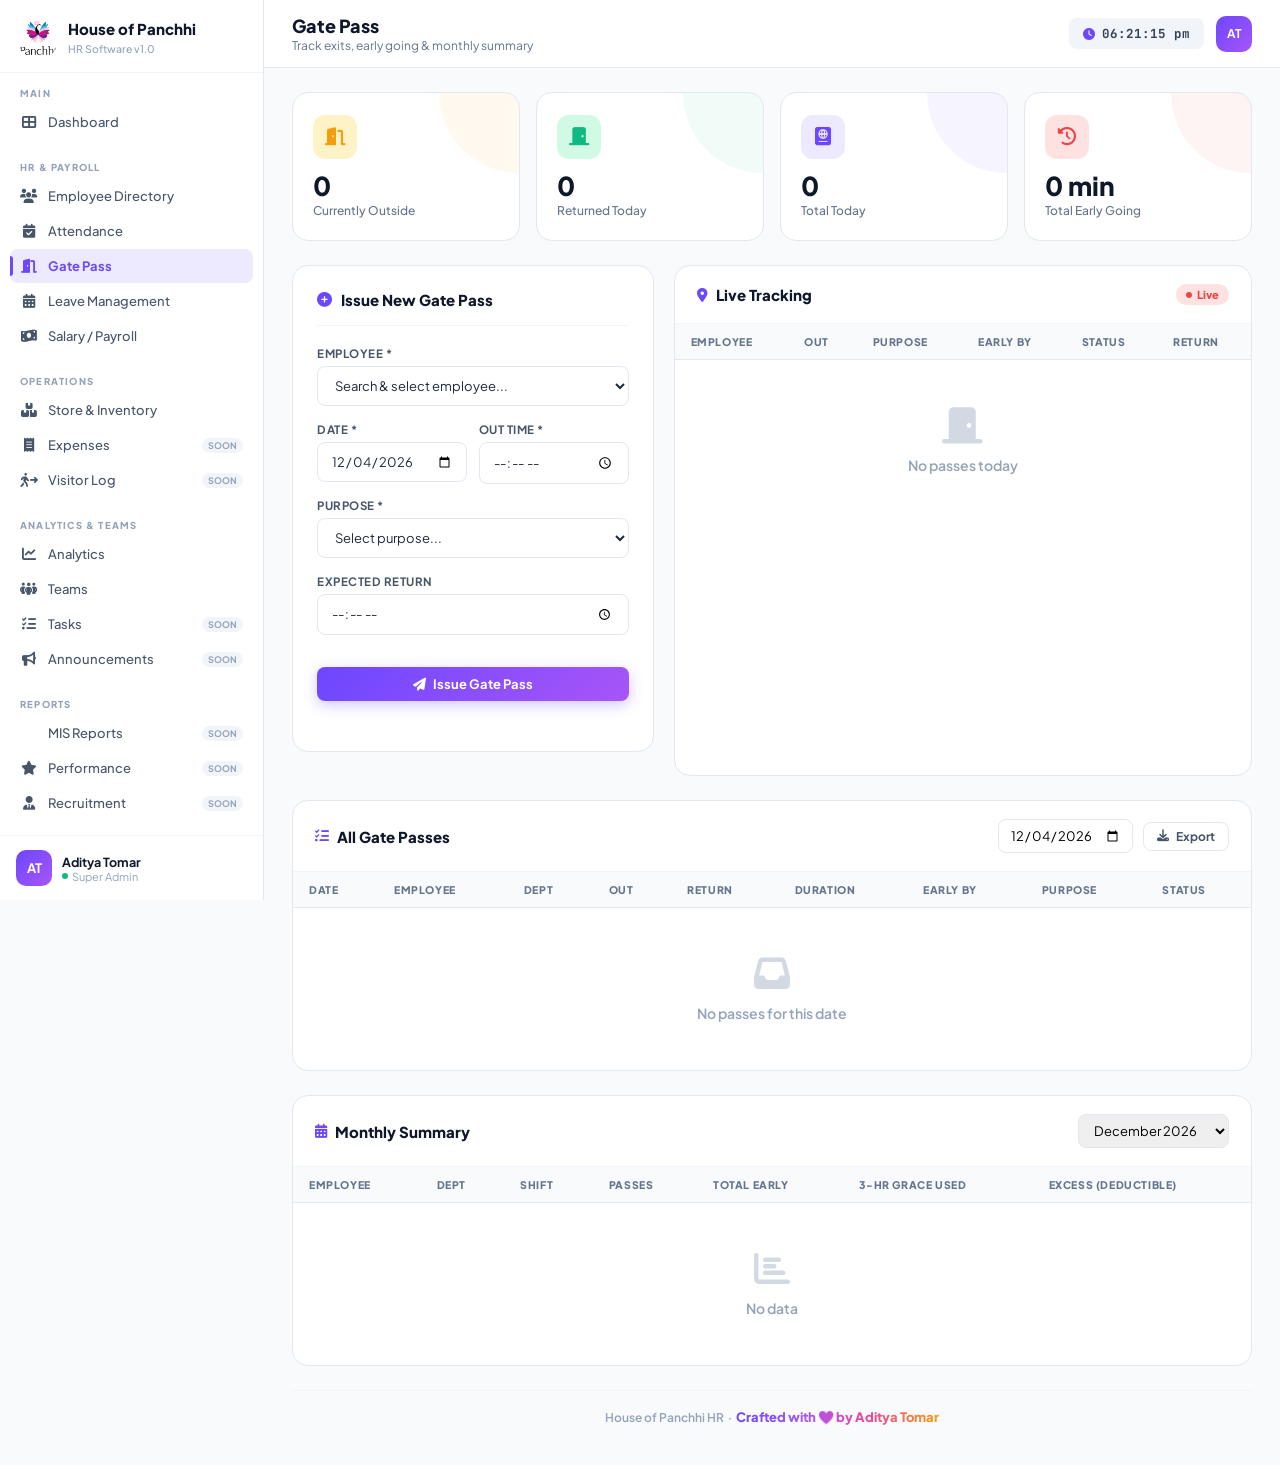
<file: gatepass.html>
<!DOCTYPE html>
<html lang="en">
<head>
<meta charset="UTF-8">
<meta name="viewport" content="width=device-width, initial-scale=1.0">
<title>Gate Pass — House of Panchhi HR</title>
<link rel="icon" type="image/png" href="assets/img/hop-logo-wings.png">
<link rel="preconnect" href="https://fonts.googleapis.com">
<link href="https://fonts.googleapis.com/css2?family=Plus+Jakarta+Sans:wght@300;400;500;600;700;800&family=JetBrains+Mono:wght@400;600&display=swap" rel="stylesheet">
<link rel="stylesheet" href="https://cdnjs.cloudflare.com/ajax/libs/font-awesome/6.5.1/css/all.min.css">
<link rel="stylesheet" href="assets/css/style.css">
<style>
.live-badge{display:inline-flex;align-items:center;gap:5px;padding:4px 10px;background:var(--danger-light);color:var(--danger);border-radius:20px;font-size:11px;font-weight:800;}
.early-box{background:var(--warning-light);border:1px solid #fcd34d;border-radius:var(--radius-md);padding:14px 16px;margin-top:12px;display:none;}
.early-box .ev{font-size:22px;font-weight:800;color:#92400e;}
.early-box .el{font-size:12px;color:#b45309;font-weight:600;margin-top:2px;}
.monthly-bar{height:7px;background:var(--gray-200);border-radius:4px;overflow:hidden;margin-top:4px;}
.monthly-bar-fill{height:100%;border-radius:4px;background:linear-gradient(90deg,var(--primary),#a855f7);transition:width .6s;}
.sidebar-logo-img{width:36px;height:36px;object-fit:contain;border-radius:10px;}
.credit-name{font-size:13px;font-weight:800;background:linear-gradient(90deg,#6c47ff,#a855f7,#ec4899,#f59e0b,#10b981,#3b82f6,#6c47ff);background-size:200% auto;-webkit-background-clip:text;-webkit-text-fill-color:transparent;background-clip:text;animation:rainbowText 3s linear infinite;}
@keyframes rainbowText{0%{background-position:0% center;}100%{background-position:200% center;}}
.maintenance-overlay{position:fixed;inset:0;background:rgba(0,0,0,0.6);z-index:2000;display:none;align-items:center;justify-content:center;backdrop-filter:blur(6px);}
.maintenance-overlay.show{display:flex;}
.maintenance-box{background:#fff;border-radius:24px;padding:44px 36px;max-width:420px;width:90vw;text-align:center;}
.maintenance-badge{display:inline-flex;align-items:center;gap:6px;background:#fef3c7;color:#92400e;padding:6px 14px;border-radius:20px;font-size:12px;font-weight:800;margin-bottom:20px;}
</style>
</head>
<body>
<div class="app-wrapper active" id="appWrapper">
<div class="sidebar-overlay" id="sidebarOverlay" onclick="closeSidebar()"></div>
<nav class="sidebar" id="sidebar">
  <div class="sidebar-brand">
    <img src="assets/img/hop-logo-wings.png" alt="HOP" class="sidebar-logo-img" onerror="this.style.display='none'">
    <div class="brand-text"><h2>House of Panchhi</h2><span>HR Software v1.0</span></div>
  </div>
  <div class="sidebar-nav">
    <div class="nav-section">
      <div class="nav-section-title">Main</div>
      <div class="nav-link" onclick="window.location='index.html'"><i class="fas fa-th-large"></i> Dashboard</div>
    </div>
    <div class="nav-section">
      <div class="nav-section-title">HR & Payroll</div>
      <div class="nav-link" onclick="window.location='employees.html'"><i class="fas fa-users"></i> Employee Directory</div>
      <div class="nav-link" onclick="window.location='attendance.html'"><i class="fas fa-calendar-check"></i> Attendance</div>
      <div class="nav-link active"><i class="fas fa-door-open"></i> Gate Pass</div>
      <div class="nav-link" onclick="window.location='leave.html'"><i class="fas fa-calendar-days"></i> Leave Management</div>
      <div class="nav-link" onclick="window.location='salary.html'"><i class="fas fa-money-bill-wave"></i> Salary / Payroll</div>
    </div>
    <div class="nav-section">
      <div class="nav-section-title">Operations</div>
      <div class="nav-link" onclick="window.location='store.html'"><i class="fas fa-boxes-stacked"></i> Store & Inventory</div>
      <div class="nav-link" onclick="showMaintenance('Expenses Tracker','Coming soon!')"><i class="fas fa-receipt"></i> Expenses <span class="nav-soon">Soon</span></div>
      <div class="nav-link" onclick="showMaintenance('Visitor Log','Coming soon!')"><i class="fas fa-person-walking-arrow-right"></i> Visitor Log <span class="nav-soon">Soon</span></div>
    </div>
    <div class="nav-section">
      <div class="nav-section-title">Analytics & Teams</div>
      <div class="nav-link" onclick="window.location='analytics.html'"><i class="fas fa-chart-line"></i> Analytics</div>
      <div class="nav-link" onclick="window.location='teams.html'"><i class="fas fa-people-group"></i> Teams</div>
      <div class="nav-link" onclick="showMaintenance('Task Manager','Coming soon!')"><i class="fas fa-list-check"></i> Tasks <span class="nav-soon">Soon</span></div>
      <div class="nav-link" onclick="showMaintenance('Announcements','Coming soon!')"><i class="fas fa-bullhorn"></i> Announcements <span class="nav-soon">Soon</span></div>
    </div>
    <div class="nav-section">
      <div class="nav-section-title">Reports</div>
      <div class="nav-link" onclick="showMaintenance('MIS Reports','Coming soon!')"><i class="fas fa-file-chart-column"></i> MIS Reports <span class="nav-soon">Soon</span></div>
      <div class="nav-link" onclick="showMaintenance('Performance','Coming soon!')"><i class="fas fa-star"></i> Performance <span class="nav-soon">Soon</span></div>
      <div class="nav-link" onclick="showMaintenance('Recruitment','Coming soon!')"><i class="fas fa-user-tie"></i> Recruitment <span class="nav-soon">Soon</span></div>
    </div>
    <div class="nav-section">
      <div class="nav-section-title">System</div>
      <div class="nav-link" onclick="window.location='index.html#settings'"><i class="fas fa-sliders"></i> Settings</div>
      <div class="nav-link" onclick="window.location='users.html'"><i class="fas fa-users-gear"></i> User Management</div>
      <div class="nav-link" onclick="window.location='index.html#profile'"><i class="fas fa-user-circle"></i> My Profile</div>
    </div>
  </div>
  <div class="sidebar-footer">
    <div class="user-avatar" id="sidebarAvatar">AT</div>
    <div class="user-info"><h4 id="sidebarName">Aditya Tomar</h4><span><span class="online-dot"></span> Super Admin</span></div>
  </div>
</nav>
<div class="main-content">
  <header class="top-header">
    <div class="header-left">
      <button class="menu-toggle" onclick="toggleSidebar()"><i class="fas fa-bars"></i></button>
      <div class="page-title"><h1>Gate Pass</h1><p>Track exits, early going & monthly summary</p></div>
    </div>
    <div class="header-right">
      <div class="header-clock"><i class="fas fa-clock"></i><span id="liveClock"></span></div>
      <div class="header-avatar" onclick="window.location='index.html#profile'">AT</div>
    </div>
  </header>
  <div class="page-content">
    <div class="stat-cards">
      <div class="stat-card amber"><div class="stat-icon amber"><i class="fas fa-door-open"></i></div><div class="stat-number" id="st-outside">0</div><div class="stat-label">Currently Outside</div></div>
      <div class="stat-card green"><div class="stat-icon green"><i class="fas fa-door-closed"></i></div><div class="stat-number" id="st-returned">0</div><div class="stat-label">Returned Today</div></div>
      <div class="stat-card purple"><div class="stat-icon purple"><i class="fas fa-passport"></i></div><div class="stat-number" id="st-total">0</div><div class="stat-label">Total Today</div></div>
      <div class="stat-card red"><div class="stat-icon red"><i class="fas fa-clock-rotate-left"></i></div><div class="stat-number" id="st-earlyTotal">0</div><div class="stat-label">Total Early Going</div></div>
    </div>
    <div class="grid-1-2">
      <div class="form-card">
        <div class="form-card-title"><i class="fas fa-plus-circle"></i> Issue New Gate Pass</div>
        <div class="form-group mb-16">
          <label>Employee *</label>
          <select id="gp_emp" onchange="onEmpChange()">
            <option value="">Search & select employee...</option>
          </select>
        </div>
        <div id="gp_strip" style="display:none;background:var(--gray-50);border-radius:var(--radius-sm);padding:10px 13px;margin-bottom:14px;font-size:12.5px;border:1px solid var(--gray-200)">
          <div style="display:flex;justify-content:space-between;flex-wrap:wrap;gap:6px">
            <div><span style="color:var(--gray-500)">Dept:</span> <strong id="gp_dept">—</strong></div>
            <div><span style="color:var(--gray-500)">Shift:</span> <strong id="gp_shift">—</strong></div>
            <div><span style="color:var(--gray-500)">Phone:</span> <strong id="gp_phone" class="font-mono">—</strong></div>
            <div><span style="color:var(--gray-500)">This month:</span> <strong id="gp_monthly" style="color:var(--danger)">0 passes</strong></div>
          </div>
        </div>
        <div class="form-grid form-grid-2" style="gap:12px;margin-bottom:14px">
          <div class="form-group"><label>Date *</label><input type="date" id="gp_date"></div>
          <div class="form-group"><label>Out Time *</label><input type="time" id="gp_outTime" onchange="calcEarly()"></div>
        </div>
        <div class="form-group mb-16">
          <label>Purpose *</label>
          <select id="gp_purpose" onchange="checkOther()">
            <option value="">Select purpose...</option>
            <option>Personal Work</option>
            <option>Company Work</option>
            <option>Medical Emergency</option>
            <option>Doctor Visit</option>
            <option>Bank Work</option>
            <option>Family Emergency</option>
            <option>Government Work</option>
            <option>Other</option>
          </select>
        </div>
        <div class="form-group mb-16" id="gp_otherWrap" style="display:none">
          <label>Specify Reason</label>
          <input type="text" id="gp_otherText" placeholder="Enter custom reason...">
        </div>
        <div class="form-group mb-16">
          <label>Expected Return</label>
          <input type="time" id="gp_expectedReturn">
        </div>
        <div class="early-box" id="gp_earlyBox">
          <div style="display:flex;align-items:center;gap:10px">
            <i class="fas fa-clock" style="color:#b45309;font-size:18px"></i>
            <div><div class="ev" id="gp_earlyVal">—</div><div class="el">Early from shift end (<span id="gp_shiftEnd">—</span>)</div></div>
          </div>
        </div>
        <button class="btn btn-primary btn-full mt-16" onclick="issuePass()"><i class="fas fa-paper-plane"></i> Issue Gate Pass</button>
        <div style="margin-top:8px;text-align:center"><span id="sheetStatus" class="sheet-status"></span></div>
      </div>
      <div class="table-card" style="margin-bottom:0">
        <div class="table-header">
          <h3><i class="fas fa-location-dot"></i> Live Tracking</h3>
          <span class="live-badge"><i class="fas fa-circle pulse" style="font-size:6px"></i> Live</span>
        </div>
        <div class="table-wrapper">
          <table>
            <thead><tr><th>Employee</th><th>Out</th><th>Purpose</th><th>Early By</th><th>Status</th><th>Return</th></tr></thead>
            <tbody id="gpLiveBody"><tr><td colspan="6" class="table-empty"><i class="fas fa-door-closed"></i><p>No passes today</p></td></tr></tbody>
          </table>
        </div>
      </div>
    </div>
    <div class="form-card mt-24" id="gp_returnSection" style="display:none">
      <div class="form-card-title"><i class="fas fa-arrow-right-to-bracket" style="color:var(--success)"></i> Record Return Time</div>
      <div class="form-row">
        <div class="form-group"><label>Employee (Outside)</label><select id="gp_returnEmp"></select></div>
        <div class="form-group"><label>Actual In Time</label><input type="time" id="gp_returnTime"></div>
        <div class="form-group" style="justify-content:flex-end"><label>&nbsp;</label>
          <button class="btn btn-success" onclick="recordReturn()"><i class="fas fa-check-circle"></i> Mark Returned</button>
        </div>
      </div>
    </div>
    <div class="table-card mt-24">
      <div class="table-header">
        <h3><i class="fas fa-list-check"></i> All Gate Passes</h3>
        <div style="display:flex;gap:10px;align-items:center;flex-wrap:wrap">
          <input type="date" id="gp_filterDate" style="padding:7px 11px;border:1.5px solid var(--gray-200);border-radius:var(--radius-sm);font-size:13px;outline:none" onchange="renderAll()">
          <button class="btn btn-outline btn-sm" onclick="exportGP()"><i class="fas fa-download"></i> Export</button>
        </div>
      </div>
      <div class="table-wrapper">
        <table>
          <thead><tr><th>Date</th><th>Employee</th><th>Dept</th><th>Out</th><th>Return</th><th>Duration</th><th>Early By</th><th>Purpose</th><th>Status</th></tr></thead>
          <tbody id="gpAllBody"><tr><td colspan="9" class="table-empty"><i class="fas fa-inbox"></i><p>No records</p></td></tr></tbody>
        </table>
      </div>
    </div>
    <div class="table-card mt-24">
      <div class="table-header">
        <h3><i class="fas fa-calendar-alt"></i> Monthly Summary</h3>
        <select id="gp_summaryMonth" style="padding:7px 11px;border:1.5px solid var(--gray-200);border-radius:var(--radius-sm);font-size:13px;outline:none" onchange="renderSummary()"></select>
      </div>
      <div class="table-wrapper">
        <table>
          <thead><tr><th>Employee</th><th>Dept</th><th>Shift</th><th>Passes</th><th>Total Early</th><th>3-HR Grace Used</th><th>Excess (Deductible)</th></tr></thead>
          <tbody id="gpSummaryBody"><tr><td colspan="7" class="table-empty"><i class="fas fa-chart-bar"></i><p>No data</p></td></tr></tbody>
        </table>
      </div>
    </div>
    <div style="text-align:center;padding:16px;margin-top:12px;border-top:1px solid var(--gray-100)">
      <span style="font-size:12px;color:var(--gray-400);font-weight:600">House of Panchhi HR &nbsp;·&nbsp; </span>
      <span class="credit-name">Crafted with ❤️ by Aditya Tomar</span>
    </div>
  </div>
</div>
</div>
<div class="maintenance-overlay" id="maintenanceModal">
  <div class="maintenance-box">
    <div style="font-size:56px;margin-bottom:16px">🚧</div>
    <div class="maintenance-badge"><i class="fas fa-hard-hat"></i>&nbsp;Under Construction</div>
    <h3 style="font-size:20px;font-weight:800;color:#111827;margin-bottom:8px" id="maintenanceTitle">Coming Soon</h3>
    <p style="font-size:13.5px;color:#6b7280;line-height:1.7;margin-bottom:24px" id="maintenanceDesc">This module is being developed.</p>
    <button class="btn btn-primary" onclick="document.getElementById('maintenanceModal').classList.remove('show')" style="margin:0 auto"><i class="fas fa-thumbs-up"></i>&nbsp;Got it!</button>
  </div>
</div>
<script src="assets/js/app.js"></script>
<script>
function showMaintenance(t,d){document.getElementById('maintenanceTitle').textContent=t;document.getElementById('maintenanceDesc').textContent=d;document.getElementById('maintenanceModal').classList.add('show');}
document.getElementById('maintenanceModal').addEventListener('click',function(e){if(e.target===this)this.classList.remove('show');});
let allGP=[],allEmps=[];
window.addEventListener('load',()=>{
  updateClock();setInterval(updateClock,1000);
  loadProfileName();
  const today=todayStr();
  document.getElementById('gp_date').value=today;
  document.getElementById('gp_date').max=today;
  document.getElementById('gp_filterDate').value=today;
  document.getElementById('gp_filterDate').max=today;
  allEmps=Store.get('employees');
  allGP=Store.get('gatepasses');
  populateEmpDrop();
  populateMonthDrop();
  renderStats();renderLive();renderAll();renderSummary();
});
function loadProfileName(){const n=localStorage.getItem('phr_profileName');if(n){const av=document.getElementById('sidebarAvatar');const nm=document.getElementById('sidebarName');if(av)av.textContent=initials(n);if(nm)nm.textContent=n;}}
function populateEmpDrop(){
  const sel=document.getElementById('gp_emp');
  sel.innerHTML='<option value="">Search & select employee...</option>';
  allEmps.filter(e=>e.status==='ACTIVE').forEach(e=>{
    sel.innerHTML+=`<option value="${e.id}">${e.ecode} — ${e.fullname} (${e.department||''})</option>`;
  });
}
function populateMonthDrop(){
  const sel=document.getElementById('gp_summaryMonth');
  sel.innerHTML='';
  for(let i=0;i<6;i++){
    const d=new Date();d.setMonth(d.getMonth()-i);
    const val=d.toISOString().slice(0,7);
    const lbl=d.toLocaleDateString('en-IN',{month:'long',year:'numeric'});
    sel.innerHTML+=`<option value="${val}"${i===0?' selected':''}>${lbl}</option>`;
  }
}
function onEmpChange(){
  const id=document.getElementById('gp_emp').value;
  const emp=allEmps.find(e=>e.id===id);
  const strip=document.getElementById('gp_strip');
  if(!emp){strip.style.display='none';hideEarly();return;}
  strip.style.display='block';
  document.getElementById('gp_dept').textContent=emp.department||'—';
  document.getElementById('gp_phone').textContent=emp.mobile||'—';
  document.getElementById('gp_shift').textContent=getShiftLabel(emp.shift);
  const month=new Date().toISOString().slice(0,7);
  const cnt=allGP.filter(g=>g.empId===id&&(g.date||'').startsWith(month)).length;
  document.getElementById('gp_monthly').textContent=`${cnt} pass${cnt!==1?'es':''} this month`;
  calcEarly();
}
function calcEarly(){
  const id=document.getElementById('gp_emp').value;
  const outTime=document.getElementById('gp_outTime').value;
  const emp=allEmps.find(e=>e.id===id);
  const box=document.getElementById('gp_earlyBox');
  if(!emp||!outTime||!emp.shift){hideEarly();return;}
  const shiftEnd=emp.shift.split('-')[1];
  if(!shiftEnd){hideEarly();return;}
  document.getElementById('gp_shiftEnd').textContent=formatTime(shiftEnd);
  const diff=timeDiffMinutes(outTime,shiftEnd);
  box.style.display='block';
  if(diff>0){
    document.getElementById('gp_earlyVal').textContent=minutesToHHMM(diff)+' early';
    box.style.background='var(--warning-light)';box.style.borderColor='#fcd34d';
  } else {
    document.getElementById('gp_earlyVal').textContent='After shift end';
    box.style.background='var(--success-light)';box.style.borderColor='#6ee7b7';
  }
}
function hideEarly(){document.getElementById('gp_earlyBox').style.display='none';}
function checkOther(){document.getElementById('gp_otherWrap').style.display=document.getElementById('gp_purpose').value==='Other'?'block':'none';}
function issuePass(){
  const empId=document.getElementById('gp_emp').value;
  const date=document.getElementById('gp_date').value;
  const outTime=document.getElementById('gp_outTime').value;
  const purpose=document.getElementById('gp_purpose').value;
  if(!empId||!date||!outTime||!purpose){showToast('error','Required','Fill all required fields');return;}
  const emp=allEmps.find(e=>e.id===empId);if(!emp)return;
  const shiftEnd=emp.shift?emp.shift.split('-')[1]:null;
  const earlyMin=shiftEnd?Math.max(0,timeDiffMinutes(outTime,shiftEnd)):0;
  const gp={id:genId('GP'),empId,ecode:emp.ecode,empName:emp.fullname,department:emp.department,mobile:emp.mobile,shift:emp.shift,shiftEnd,date,outTime,returnTime:null,expectedReturn:document.getElementById('gp_expectedReturn').value||null,purpose:purpose==='Other'?document.getElementById('gp_otherText').value:purpose,earlyMinutes:earlyMin,durationMinutes:null,status:'OUT',createdAt:new Date().toISOString()};
  allGP.push(gp);Store.set('gatepasses',allGP);GSheet.send('GatePass',gp);
  document.getElementById('gp_emp').value='';document.getElementById('gp_outTime').value='';document.getElementById('gp_purpose').value='';document.getElementById('gp_expectedReturn').value='';document.getElementById('gp_otherText').value='';document.getElementById('gp_otherWrap').style.display='none';document.getElementById('gp_strip').style.display='none';hideEarly();
  renderStats();renderLive();renderAll();renderSummary();
  showToast('success','Gate Pass Issued!',`${emp.fullname} — Out at ${formatTime(outTime)}${earlyMin>0?' ('+minutesToHHMM(earlyMin)+' early)':''}`);
}
function recordReturn(){
  const gpId=document.getElementById('gp_returnEmp').value;
  const retTime=document.getElementById('gp_returnTime').value;
  if(!gpId||!retTime){showToast('error','Required','Select employee and time');return;}
  const gp=allGP.find(g=>g.id===gpId);if(!gp)return;
  gp.returnTime=retTime;gp.status='RETURNED';
  gp.durationMinutes=Math.max(0,timeDiffMinutes(gp.outTime,retTime));
  Store.set('gatepasses',allGP);GSheet.send('GatePass_Return',{id:gp.id,returnTime:retTime,durationMinutes:gp.durationMinutes});
  document.getElementById('gp_returnTime').value='';
  renderStats();renderLive();renderAll();
  showToast('success','Returned!',`${gp.empName} — Out for ${minutesToHHMM(gp.durationMinutes)}`);
}
function renderStats(){
  const today=todayStr();
  const tp=allGP.filter(g=>g.date===today);
  document.getElementById('st-outside').textContent=tp.filter(g=>g.status==='OUT').length;
  document.getElementById('st-returned').textContent=tp.filter(g=>g.status==='RETURNED').length;
  document.getElementById('st-total').textContent=tp.length;
  document.getElementById('st-earlyTotal').textContent=minutesToHHMM(tp.reduce((s,g)=>s+(g.earlyMinutes||0),0))||'0';
  const outside=tp.filter(g=>g.status==='OUT');
  const rs=document.getElementById('gp_returnSection');
  const re=document.getElementById('gp_returnEmp');
  if(outside.length>0){rs.style.display='block';re.innerHTML='<option value="">Select...</option>';outside.forEach(g=>{re.innerHTML+=`<option value="${g.id}">${g.empName} — Out ${formatTime(g.outTime)}</option>`;});}else rs.style.display='none';
}
function renderLive(){
  const today=todayStr();
  const tp=allGP.filter(g=>g.date===today);
  const body=document.getElementById('gpLiveBody');
  if(!tp.length){body.innerHTML=`<tr><td colspan="6" class="table-empty"><i class="fas fa-door-closed"></i><p>No passes today</p></td></tr>`;return;}
  body.innerHTML='';
  [...tp].reverse().forEach(g=>{
    const isOut=g.status==='OUT';
    body.innerHTML+=`<tr>
      <td><div style="font-weight:700">${g.empName}</div><div class="font-mono" style="font-size:10.5px;color:var(--gray-400)">${g.ecode}</div></td>
      <td class="font-mono">${formatTime(g.outTime)}</td>
      <td style="font-size:12.5px">${g.purpose||'—'}</td>
      <td>${g.earlyMinutes>0?`<span style="color:var(--danger);font-weight:700">${minutesToHHMM(g.earlyMinutes)}</span>`:'<span style="color:var(--success)">On time</span>'}</td>
      <td><span class="badge badge-${isOut?'amber':'green'}">${isOut?'<i class="fas fa-circle pulse" style="font-size:6px"></i> OUTSIDE':'<i class="fas fa-check-circle"></i> RETURNED'}</span></td>
      <td class="font-mono">${g.returnTime?formatTime(g.returnTime):'<span style="color:var(--gray-400)">Awaited</span>'}</td>
    </tr>`;
  });
}
function renderAll(){
  const date=document.getElementById('gp_filterDate')?.value||todayStr();
  const data=allGP.filter(g=>g.date===date);
  const body=document.getElementById('gpAllBody');
  if(!data.length){body.innerHTML=`<tr><td colspan="9" class="table-empty"><i class="fas fa-inbox"></i><p>No passes for this date</p></td></tr>`;return;}
  body.innerHTML='';
  data.forEach(g=>{
    body.innerHTML+=`<tr>
      <td style="font-size:12px">${formatDate(g.date)}</td>
      <td><div style="font-weight:700">${g.empName}</div><div class="font-mono" style="font-size:10.5px;color:var(--gray-400)">${g.ecode}</div></td>
      <td style="font-size:12px">${g.department||'—'}</td>
      <td class="font-mono">${formatTime(g.outTime)}</td>
      <td class="font-mono">${g.returnTime?formatTime(g.returnTime):'—'}</td>
      <td>${g.durationMinutes!=null?minutesToHHMM(g.durationMinutes):'—'}</td>
      <td>${g.earlyMinutes>0?`<span style="color:var(--danger);font-weight:700">${minutesToHHMM(g.earlyMinutes)}</span>`:'—'}</td>
      <td style="font-size:12.5px">${g.purpose||'—'}</td>
      <td><span class="badge badge-${g.status==='OUT'?'amber':'green'}">${g.status}</span></td>
    </tr>`;
  });
}
function renderSummary(){
  const month=document.getElementById('gp_summaryMonth')?.value||new Date().toISOString().slice(0,7);
  const passes=allGP.filter(g=>(g.date||'').startsWith(month));
  const body=document.getElementById('gpSummaryBody');
  if(!passes.length){body.innerHTML=`<tr><td colspan="7" class="table-empty"><i class="fas fa-chart-bar"></i><p>No data</p></td></tr>`;return;}
  const empMap={};
  passes.forEach(g=>{
    if(!empMap[g.empId]){const emp=allEmps.find(e=>e.id===g.empId);empMap[g.empId]={name:g.empName,dept:g.department,shift:g.shift,tagSenior:emp?.tagSenior||false,passes:0,totalEarly:0};}
    empMap[g.empId].passes++;empMap[g.empId].totalEarly+=(g.earlyMinutes||0);
  });
  body.innerHTML='';
  Object.values(empMap).forEach(e=>{
    const grace=e.tagSenior?180:0;
    const used=Math.min(e.totalEarly,grace);
    const excess=Math.max(0,e.totalEarly-grace);
    body.innerHTML+=`<tr>
      <td style="font-weight:700">${e.name}</td>
      <td style="font-size:12.5px">${e.dept}</td>
      <td style="font-size:12px">${getShiftLabel(e.shift)}</td>
      <td><span style="font-weight:800;color:var(--primary)">${e.passes}</span><div class="monthly-bar"><div class="monthly-bar-fill" style="width:${Math.min(100,e.passes*20)}%"></div></div></td>
      <td style="font-weight:700;color:${e.totalEarly>0?'var(--danger)':'var(--success)'}">${minutesToHHMM(e.totalEarly)||'—'}</td>
      <td>${e.tagSenior?minutesToHHMM(used)+' / 3 hr':'—'}</td>
      <td>${excess>0?`<span style="color:var(--danger);font-weight:800">${minutesToHHMM(excess)}</span>`:'<span style="color:var(--success);font-weight:700">None</span>'}</td>
    </tr>`;
  });
}
function exportGP(){
  const date=document.getElementById('gp_filterDate')?.value||todayStr();
  const data=allGP.filter(g=>g.date===date);
  if(!data.length){showToast('warning','Nothing','No data');return;}
  downloadCSV(`GatePass_${date}.csv`,data,['date','ecode','empName','department','outTime','returnTime','purpose','earlyMinutes','status']);
}
function getShiftLabel(s){const m={'09:00-18:00':'9AM–6PM','10:00-19:00':'10AM–7PM','08:00-17:00':'8AM–5PM','11:00-20:00':'11AM–8PM'};return m[s]||s||'—';}
</script>
</body>
</html>
</file>
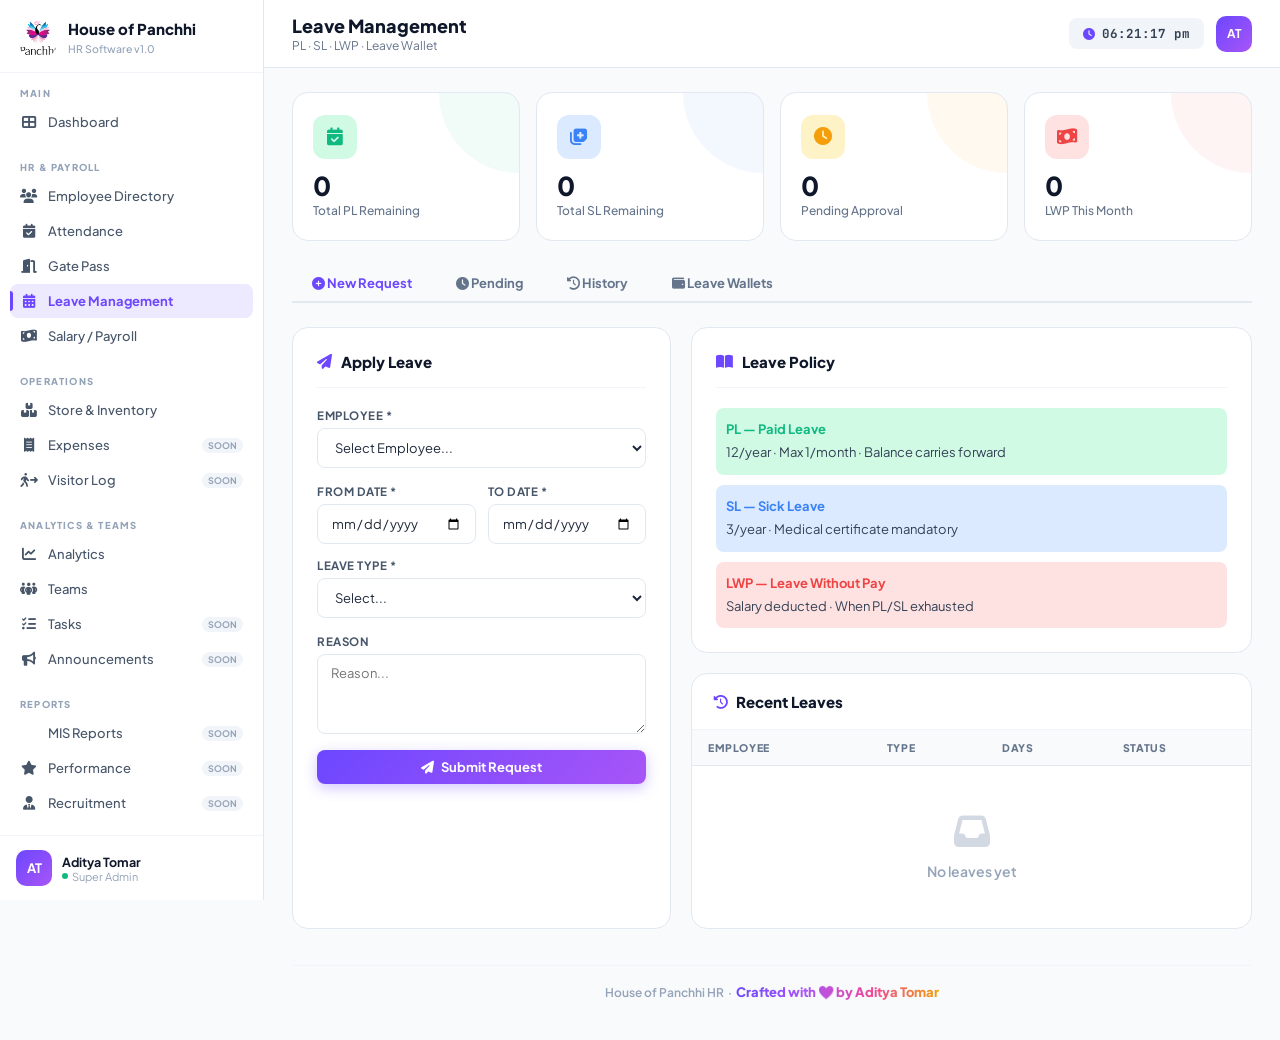
<file: leave.html>
<!DOCTYPE html>
<html lang="en">
<head>
<meta charset="UTF-8">
<meta name="viewport" content="width=device-width, initial-scale=1.0">
<title>Leave Management — House of Panchhi HR</title>
<link rel="icon" type="image/png" href="assets/img/hop-logo-wings.png">
<link rel="preconnect" href="https://fonts.googleapis.com">
<link href="https://fonts.googleapis.com/css2?family=Plus+Jakarta+Sans:wght@300;400;500;600;700;800&family=JetBrains+Mono:wght@400;600&display=swap" rel="stylesheet">
<link rel="stylesheet" href="https://cdnjs.cloudflare.com/ajax/libs/font-awesome/6.5.1/css/all.min.css">
<link rel="stylesheet" href="assets/css/style.css">
<style>
.leave-tabs{display:flex;gap:4px;border-bottom:2px solid var(--gray-200);margin-bottom:24px;overflow-x:auto;}
.leave-tab{padding:10px 20px;font-size:13px;font-weight:700;color:var(--gray-500);cursor:pointer;border-bottom:2px solid transparent;margin-bottom:-2px;white-space:nowrap;transition:all .2s;}
.leave-tab:hover{color:var(--gray-800);}
.leave-tab.active{color:var(--primary);border-bottom-color:var(--primary);}
.leave-section{display:none;}
.leave-section.active{display:block;}
.wallet-card{background:#fff;border:1px solid var(--gray-200);border-radius:var(--radius-lg);padding:20px;text-align:center;transition:all .25s;}
.wallet-card:hover{transform:translateY(-2px);box-shadow:var(--shadow-md);}
.wallet-num{font-size:38px;font-weight:800;line-height:1;}
.wallet-lbl{font-size:12px;font-weight:700;margin-top:6px;text-transform:uppercase;letter-spacing:.6px;}
.wallet-sub{font-size:11px;color:var(--gray-400);margin-top:4px;}
.wallet-bar{width:100%;height:6px;background:var(--gray-100);border-radius:3px;margin-top:10px;overflow:hidden;}
.wallet-bar-fill{height:100%;border-radius:3px;transition:width .6s;}
.sl-warn{background:var(--warning-light);border:1px solid #fcd34d;border-radius:var(--radius-sm);padding:11px 14px;font-size:12.5px;color:#92400e;font-weight:600;display:flex;align-items:center;gap:8px;margin-top:12px;}
.sidebar-logo-img{width:36px;height:36px;object-fit:contain;border-radius:10px;}
.credit-name{font-size:13px;font-weight:800;background:linear-gradient(90deg,#6c47ff,#a855f7,#ec4899,#f59e0b,#10b981,#3b82f6,#6c47ff);background-size:200% auto;-webkit-background-clip:text;-webkit-text-fill-color:transparent;background-clip:text;animation:rainbowText 3s linear infinite;}
@keyframes rainbowText{0%{background-position:0% center;}100%{background-position:200% center;}}
.maintenance-overlay{position:fixed;inset:0;background:rgba(0,0,0,0.6);z-index:2000;display:none;align-items:center;justify-content:center;backdrop-filter:blur(6px);}
.maintenance-overlay.show{display:flex;}
.maintenance-box{background:#fff;border-radius:24px;padding:44px 36px;max-width:420px;width:90vw;text-align:center;}
.maintenance-badge{display:inline-flex;align-items:center;gap:6px;background:#fef3c7;color:#92400e;padding:6px 14px;border-radius:20px;font-size:12px;font-weight:800;margin-bottom:20px;}
</style>
</head>
<body>
<div class="app-wrapper active" id="appWrapper">
<div class="sidebar-overlay" id="sidebarOverlay" onclick="closeSidebar()"></div>
<nav class="sidebar" id="sidebar">
  <div class="sidebar-brand">
    <img src="assets/img/hop-logo-wings.png" alt="HOP" class="sidebar-logo-img" onerror="this.style.display='none'">
    <div class="brand-text"><h2>House of Panchhi</h2><span>HR Software v1.0</span></div>
  </div>
  <div class="sidebar-nav">
    <div class="nav-section">
      <div class="nav-section-title">Main</div>
      <div class="nav-link" onclick="window.location='index.html'"><i class="fas fa-th-large"></i> Dashboard</div>
    </div>
    <div class="nav-section">
      <div class="nav-section-title">HR & Payroll</div>
      <div class="nav-link" onclick="window.location='employees.html'"><i class="fas fa-users"></i> Employee Directory</div>
      <div class="nav-link" onclick="window.location='attendance.html'"><i class="fas fa-calendar-check"></i> Attendance</div>
      <div class="nav-link" onclick="window.location='gatepass.html'"><i class="fas fa-door-open"></i> Gate Pass</div>
      <div class="nav-link active"><i class="fas fa-calendar-days"></i> Leave Management</div>
      <div class="nav-link" onclick="window.location='salary.html'"><i class="fas fa-money-bill-wave"></i> Salary / Payroll</div>
    </div>
    <div class="nav-section">
      <div class="nav-section-title">Operations</div>
      <div class="nav-link" onclick="window.location='store.html'"><i class="fas fa-boxes-stacked"></i> Store & Inventory</div>
      <div class="nav-link" onclick="showMaintenance('Expenses','Coming soon!')"><i class="fas fa-receipt"></i> Expenses <span class="nav-soon">Soon</span></div>
      <div class="nav-link" onclick="showMaintenance('Visitor Log','Coming soon!')"><i class="fas fa-person-walking-arrow-right"></i> Visitor Log <span class="nav-soon">Soon</span></div>
    </div>
    <div class="nav-section">
      <div class="nav-section-title">Analytics & Teams</div>
      <div class="nav-link" onclick="window.location='analytics.html'"><i class="fas fa-chart-line"></i> Analytics</div>
      <div class="nav-link" onclick="window.location='teams.html'"><i class="fas fa-people-group"></i> Teams</div>
      <div class="nav-link" onclick="showMaintenance('Tasks','Coming soon!')"><i class="fas fa-list-check"></i> Tasks <span class="nav-soon">Soon</span></div>
      <div class="nav-link" onclick="showMaintenance('Announcements','Coming soon!')"><i class="fas fa-bullhorn"></i> Announcements <span class="nav-soon">Soon</span></div>
    </div>
    <div class="nav-section">
      <div class="nav-section-title">Reports</div>
      <div class="nav-link" onclick="showMaintenance('MIS Reports','Coming soon!')"><i class="fas fa-file-chart-column"></i> MIS Reports <span class="nav-soon">Soon</span></div>
      <div class="nav-link" onclick="showMaintenance('Performance','Coming soon!')"><i class="fas fa-star"></i> Performance <span class="nav-soon">Soon</span></div>
      <div class="nav-link" onclick="showMaintenance('Recruitment','Coming soon!')"><i class="fas fa-user-tie"></i> Recruitment <span class="nav-soon">Soon</span></div>
    </div>
    <div class="nav-section">
      <div class="nav-section-title">System</div>
      <div class="nav-link" onclick="window.location='index.html#settings'"><i class="fas fa-sliders"></i> Settings</div>
      <div class="nav-link" onclick="window.location='users.html'"><i class="fas fa-users-gear"></i> User Management</div>
      <div class="nav-link" onclick="window.location='index.html#profile'"><i class="fas fa-user-circle"></i> My Profile</div>
    </div>
  </div>
  <div class="sidebar-footer">
    <div class="user-avatar" id="sidebarAvatar">AT</div>
    <div class="user-info"><h4 id="sidebarName">Aditya Tomar</h4><span><span class="online-dot"></span> Super Admin</span></div>
  </div>
</nav>
<div class="main-content">
  <header class="top-header">
    <div class="header-left">
      <button class="menu-toggle" onclick="toggleSidebar()"><i class="fas fa-bars"></i></button>
      <div class="page-title"><h1>Leave Management</h1><p>PL · SL · LWP · Leave Wallet</p></div>
    </div>
    <div class="header-right">
      <div class="header-clock"><i class="fas fa-clock"></i><span id="liveClock"></span></div>
      <div class="header-avatar" onclick="window.location='index.html#profile'">AT</div>
    </div>
  </header>
  <div class="page-content">
    <div class="stat-cards">
      <div class="stat-card green"><div class="stat-icon green"><i class="fas fa-calendar-check"></i></div><div class="stat-number" id="st-plTotal">—</div><div class="stat-label">Total PL Remaining</div></div>
      <div class="stat-card blue"><div class="stat-icon blue"><i class="fas fa-notes-medical"></i></div><div class="stat-number" id="st-slTotal">—</div><div class="stat-label">Total SL Remaining</div></div>
      <div class="stat-card amber"><div class="stat-icon amber"><i class="fas fa-clock"></i></div><div class="stat-number" id="st-pending">0</div><div class="stat-label">Pending Approval</div></div>
      <div class="stat-card red"><div class="stat-icon red"><i class="fas fa-money-bill-wave"></i></div><div class="stat-number" id="st-lwp">0</div><div class="stat-label">LWP This Month</div></div>
    </div>
    <div class="leave-tabs">
      <div class="leave-tab active" onclick="switchTab('request',this)"><i class="fas fa-plus-circle"></i> New Request</div>
      <div class="leave-tab" onclick="switchTab('pending',this)"><i class="fas fa-clock"></i> Pending</div>
      <div class="leave-tab" onclick="switchTab('history',this)"><i class="fas fa-history"></i> History</div>
      <div class="leave-tab" onclick="switchTab('wallet',this)"><i class="fas fa-wallet"></i> Leave Wallets</div>
    </div>

    <!-- REQUEST TAB -->
    <div class="leave-section active" id="ltab-request">
      <div class="grid-1-2">
        <div class="form-card">
          <div class="form-card-title"><i class="fas fa-paper-plane"></i> Apply Leave</div>
          <div class="form-group mb-16">
            <label>Employee *</label>
            <select id="lv_emp" onchange="onEmpChange()"><option value="">Select Employee...</option></select>
          </div>
          <div id="lv_walletStrip" style="display:none;margin-bottom:16px">
            <div style="display:grid;grid-template-columns:repeat(3,1fr);gap:10px">
              <div class="wallet-card" style="padding:14px"><div class="wallet-num" style="color:var(--success);font-size:26px" id="lv_plBal">12</div><div class="wallet-lbl" style="color:var(--success)">PL Left</div><div class="wallet-sub">of 12/year</div></div>
              <div class="wallet-card" style="padding:14px"><div class="wallet-num" style="color:var(--info);font-size:26px" id="lv_slBal">3</div><div class="wallet-lbl" style="color:var(--info)">SL Left</div><div class="wallet-sub">of 3/year</div></div>
              <div class="wallet-card" style="padding:14px"><div class="wallet-num" style="color:var(--danger);font-size:26px" id="lv_lwp">0</div><div class="wallet-lbl" style="color:var(--danger)">LWP</div><div class="wallet-sub">this year</div></div>
            </div>
          </div>
          <div class="form-grid form-grid-2" style="gap:12px;margin-bottom:14px">
            <div class="form-group"><label>From Date *</label><input type="date" id="lv_from" onchange="calcDays()"></div>
            <div class="form-group"><label>To Date *</label><input type="date" id="lv_to" onchange="calcDays()"></div>
          </div>
          <div id="lv_daysPreview" style="display:none;background:var(--primary-light);border-radius:var(--radius-sm);padding:9px 13px;margin-bottom:14px;font-size:13px;font-weight:700;color:var(--primary)">
            <i class="fas fa-calendar"></i> <span id="lv_daysCount">0</span> day(s)
          </div>
          <div class="form-group mb-16">
            <label>Leave Type *</label>
            <select id="lv_type" onchange="onTypeChange()">
              <option value="">Select...</option>
              <option value="PL">PL — Paid Leave</option>
              <option value="SL">SL — Sick Leave (Medical Certificate Required)</option>
              <option value="LWP">LWP — Leave Without Pay</option>
            </select>
          </div>
          <div class="sl-warn" id="lv_slWarn" style="display:none"><i class="fas fa-notes-medical"></i><div>Sick Leave needs <strong>Medical Certificate</strong>. Upload below or tick verified.</div></div>
          <div id="lv_medWrap" style="display:none;margin-bottom:14px">
            <label style="font-size:11.5px;font-weight:700;color:var(--gray-600);text-transform:uppercase;display:block;margin-bottom:6px">Medical Certificate</label>
            <div class="drop-zone" style="padding:16px" onclick="document.getElementById('lv_medFile').click()">
              <i class="fas fa-file-medical" style="font-size:22px;color:var(--info);margin-bottom:6px;display:block"></i>
              <p style="font-size:12.5px">Upload Certificate</p><span>PDF, JPG, PNG</span>
            </div>
            <input type="file" id="lv_medFile" accept=".pdf,.jpg,.jpeg,.png" style="display:none" onchange="handleMed(this)">
            <div id="lv_medPreview" style="display:none;margin-top:8px;padding:9px 13px;background:var(--success-light);border-radius:var(--radius-sm);font-size:12.5px;font-weight:600;color:var(--success)">
              <i class="fas fa-file-circle-check"></i> <span id="lv_medName"></span>
            </div>
            <label style="display:flex;align-items:center;gap:8px;margin-top:10px;font-size:13px;font-weight:600;cursor:pointer">
              <input type="checkbox" id="lv_medVerified" style="width:15px;height:15px;accent-color:var(--primary)"> Verified manually
            </label>
          </div>
          <div class="alert alert-warning" id="lv_plAlert" style="display:none">
            <i class="fas fa-exclamation-triangle"></i>
            <div>Only <strong>1 PL per month</strong>. Extra days will be LWP.</div>
          </div>
          <div class="form-group mb-16"><label>Reason</label><textarea id="lv_reason" rows="2" placeholder="Reason..."></textarea></div>
          <button class="btn btn-primary btn-full" onclick="submitLeave()"><i class="fas fa-paper-plane"></i> Submit Request</button>
          <div style="margin-top:8px;text-align:center"><span id="sheetStatus" class="sheet-status"></span></div>
        </div>
        <div>
          <div class="form-card" style="margin-bottom:20px">
            <div class="form-card-title"><i class="fas fa-book-open"></i> Leave Policy</div>
            <div style="font-size:13px;line-height:1.8;color:var(--gray-700)">
              <div style="margin-bottom:10px;padding:10px;background:var(--success-light);border-radius:var(--radius-sm)"><strong style="color:var(--success)">PL — Paid Leave</strong><br>12/year · Max 1/month · Balance carries forward</div>
              <div style="margin-bottom:10px;padding:10px;background:var(--info-light);border-radius:var(--radius-sm)"><strong style="color:var(--info)">SL — Sick Leave</strong><br>3/year · Medical certificate mandatory</div>
              <div style="padding:10px;background:var(--danger-light);border-radius:var(--radius-sm)"><strong style="color:var(--danger)">LWP — Leave Without Pay</strong><br>Salary deducted · When PL/SL exhausted</div>
            </div>
          </div>
          <div class="table-card">
            <div class="table-header"><h3><i class="fas fa-clock-rotate-left"></i> Recent Leaves</h3></div>
            <div class="table-wrapper">
              <table><thead><tr><th>Employee</th><th>Type</th><th>Days</th><th>Status</th></tr></thead>
              <tbody id="recentBody"><tr><td colspan="4" class="table-empty"><i class="fas fa-inbox"></i><p>No leaves yet</p></td></tr></tbody></table>
            </div>
          </div>
        </div>
      </div>
    </div>

    <!-- PENDING TAB -->
    <div class="leave-section" id="ltab-pending">
      <div class="table-card">
        <div class="table-header"><h3><i class="fas fa-hourglass-half"></i> Pending Approvals</h3><span class="badge badge-amber" id="pendingBadge">0</span></div>
        <div class="table-wrapper">
          <table><thead><tr><th>Employee</th><th>Dept</th><th>Type</th><th>From</th><th>To</th><th>Days</th><th>Reason</th><th>Med.</th><th>Action</th></tr></thead>
          <tbody id="pendingBody"><tr><td colspan="9" class="table-empty"><i class="fas fa-check-circle"></i><p>No pending approvals</p></td></tr></tbody></table>
        </div>
      </div>
    </div>

    <!-- HISTORY TAB -->
    <div class="leave-section" id="ltab-history">
      <div class="table-card">
        <div class="table-header">
          <h3><i class="fas fa-history"></i> Leave History</h3>
          <div style="display:flex;gap:10px;flex-wrap:wrap;align-items:center">
            <div class="search-box"><i class="fas fa-search"></i><input type="text" id="histSearch" placeholder="Search..." oninput="renderHistory()"></div>
            <select id="histType" onchange="renderHistory()" style="padding:8px 11px;border:1.5px solid var(--gray-200);border-radius:var(--radius-sm);font-size:13px;outline:none">
              <option value="">All Types</option><option value="PL">PL</option><option value="SL">SL</option><option value="LWP">LWP</option>
            </select>
            <button class="btn btn-outline btn-sm" onclick="exportHistory()"><i class="fas fa-download"></i> Export</button>
          </div>
        </div>
        <div class="table-wrapper">
          <table><thead><tr><th>Applied</th><th>Employee</th><th>Dept</th><th>Type</th><th>From</th><th>To</th><th>Days</th><th>Reason</th><th>Status</th></tr></thead>
          <tbody id="histBody"><tr><td colspan="9" class="table-empty"><i class="fas fa-history"></i><p>No records</p></td></tr></tbody></table>
        </div>
      </div>
    </div>

    <!-- WALLET TAB -->
    <div class="leave-section" id="ltab-wallet">
      <div style="display:flex;gap:10px;margin-bottom:20px;flex-wrap:wrap">
        <div class="search-box"><i class="fas fa-search"></i><input type="text" id="walletSearch" placeholder="Search..." oninput="renderWallets()"></div>
        <select id="walletDept" onchange="renderWallets()" style="padding:9px 12px;border:1.5px solid var(--gray-200);border-radius:var(--radius-sm);font-size:13px;outline:none">
          <option value="">All Departments</option>
        </select>
      </div>
      <div class="table-card">
        <div class="table-header"><h3><i class="fas fa-wallet"></i> Leave Wallets</h3><span style="font-size:12px;color:var(--gray-400)">Click Adjust to edit balance</span></div>
        <div class="table-wrapper">
          <table><thead><tr><th>Employee</th><th>Dept</th><th>PL Balance</th><th>SL Balance</th><th>LWP</th><th>PL Used</th><th>SL Used</th><th>Actions</th></tr></thead>
          <tbody id="walletBody"><tr><td colspan="8" class="table-empty"><i class="fas fa-wallet"></i><p>No employees</p></td></tr></tbody></table>
        </div>
      </div>
    </div>

    <div style="text-align:center;padding:16px;margin-top:12px;border-top:1px solid var(--gray-100)">
      <span style="font-size:12px;color:var(--gray-400);font-weight:600">House of Panchhi HR &nbsp;·&nbsp; </span>
      <span class="credit-name">Crafted with ❤️ by Aditya Tomar</span>
    </div>
  </div>
</div>
</div>

<!-- ADJUST WALLET MODAL -->
<div class="modal-overlay" id="modal-adjustWallet">
  <div class="modal-box modal-box-sm">
    <div class="modal-header"><h3><i class="fas fa-sliders" style="color:var(--primary);margin-right:8px"></i>Adjust Leave Balance</h3><button class="modal-close" onclick="closeModal('adjustWallet')"><i class="fas fa-xmark"></i></button></div>
    <input type="hidden" id="adj_empId">
    <div id="adj_empName" style="font-size:14px;font-weight:700;color:var(--gray-800);margin-bottom:16px;padding:10px;background:var(--gray-50);border-radius:var(--radius-sm)"></div>
    <div class="form-grid form-grid-2" style="gap:12px">
      <div class="form-group"><label>PL Balance</label><input type="number" id="adj_pl" min="0" max="12"></div>
      <div class="form-group"><label>SL Balance</label><input type="number" id="adj_sl" min="0" max="3"></div>
      <div class="form-group"><label>PL Used</label><input type="number" id="adj_plUsed" min="0"></div>
      <div class="form-group"><label>LWP Days</label><input type="number" id="adj_lwp" min="0"></div>
    </div>
    <div class="modal-footer">
      <button class="btn btn-outline" onclick="closeModal('adjustWallet')">Cancel</button>
      <button class="btn btn-primary" onclick="saveAdj()"><i class="fas fa-save"></i> Save</button>
    </div>
  </div>
</div>

<div class="maintenance-overlay" id="maintenanceModal">
  <div class="maintenance-box">
    <div style="font-size:56px;margin-bottom:16px">🚧</div>
    <div class="maintenance-badge"><i class="fas fa-hard-hat"></i>&nbsp;Under Construction</div>
    <h3 style="font-size:20px;font-weight:800;color:#111827;margin-bottom:8px" id="maintenanceTitle">Coming Soon</h3>
    <p style="font-size:13.5px;color:#6b7280;line-height:1.7;margin-bottom:24px" id="maintenanceDesc">Being developed.</p>
    <button class="btn btn-primary" onclick="document.getElementById('maintenanceModal').classList.remove('show')" style="margin:0 auto"><i class="fas fa-thumbs-up"></i>&nbsp;Got it!</button>
  </div>
</div>

<script src="assets/js/app.js"></script>
<script>
function showMaintenance(t,d){document.getElementById('maintenanceTitle').textContent=t;document.getElementById('maintenanceDesc').textContent=d;document.getElementById('maintenanceModal').classList.add('show');}
document.getElementById('maintenanceModal').addEventListener('click',function(e){if(e.target===this)this.classList.remove('show');});

let allEmps=[],leaveRecs=[],currentMed=null;

window.addEventListener('load',()=>{
  updateClock();setInterval(updateClock,1000);
  loadProfileName();
  allEmps=Store.get('employees');
  leaveRecs=Store.get('leaveRecords');
  populateEmpDrop();
  populateDeptDropdown('walletDept');
  renderStats();renderRecent();renderPending();renderHistory();renderWallets();
});

function loadProfileName(){const n=localStorage.getItem('phr_profileName');if(n){const av=document.getElementById('sidebarAvatar');const nm=document.getElementById('sidebarName');if(av)av.textContent=initials(n);if(nm)nm.textContent=n;}}
function switchTab(tab,el){document.querySelectorAll('.leave-tab').forEach(t=>t.classList.remove('active'));document.querySelectorAll('.leave-section').forEach(s=>s.classList.remove('active'));el.classList.add('active');document.getElementById('ltab-'+tab).classList.add('active');if(tab==='pending')renderPending();if(tab==='history')renderHistory();if(tab==='wallet')renderWallets();}

function populateEmpDrop(){const sel=document.getElementById('lv_emp');sel.innerHTML='<option value="">Select Employee...</option>';allEmps.filter(e=>e.status==='ACTIVE').forEach(e=>{sel.innerHTML+=`<option value="${e.id}">${e.ecode} — ${e.fullname} (${e.department||''})</option>`;});}

function onEmpChange(){
  const id=document.getElementById('lv_emp').value;
  const emp=allEmps.find(e=>e.id===id);
  const strip=document.getElementById('lv_walletStrip');
  if(!emp){strip.style.display='none';return;}
  strip.style.display='block';
  document.getElementById('lv_plBal').textContent=emp.plBalance??12;
  document.getElementById('lv_slBal').textContent=emp.slBalance??3;
  document.getElementById('lv_lwp').textContent=emp.lwpUsed??0;
}

function onTypeChange(){
  const t=document.getElementById('lv_type').value;
  document.getElementById('lv_slWarn').style.display=t==='SL'?'flex':'none';
  document.getElementById('lv_medWrap').style.display=t==='SL'?'block':'none';
  checkPLMonth();
}

function calcDays(){
  const f=document.getElementById('lv_from').value;
  const t=document.getElementById('lv_to').value;
  const p=document.getElementById('lv_daysPreview');
  if(!f||!t){p.style.display='none';return;}
  const days=Math.round((new Date(t)-new Date(f))/(1000*60*60*24))+1;
  if(days<1){p.style.display='none';return;}
  document.getElementById('lv_daysCount').textContent=days;
  p.style.display='block';
  checkPLMonth();
}

function checkPLMonth(){
  const t=document.getElementById('lv_type').value;
  const empId=document.getElementById('lv_emp').value;
  const from=document.getElementById('lv_from').value;
  const al=document.getElementById('lv_plAlert');
  if(t!=='PL'||!empId||!from){al.style.display='none';return;}
  const month=from.slice(0,7);
  const existing=leaveRecs.filter(r=>r.empId===empId&&r.type==='PL'&&(r.from||'').startsWith(month)&&r.status==='APPROVED');
  al.style.display=existing.length>0?'flex':'none';
}

function handleMed(input){const f=input.files[0];if(!f)return;if(f.size>5*1024*1024){showToast('error','Too Large','Max 5MB');return;}currentMed={name:f.name,type:f.type};document.getElementById('lv_medName').textContent=f.name;document.getElementById('lv_medPreview').style.display='block';}

function submitLeave(){
  const empId=document.getElementById('lv_emp').value;
  const from=document.getElementById('lv_from').value;
  const to=document.getElementById('lv_to').value;
  const type=document.getElementById('lv_type').value;
  if(!empId||!from||!to||!type){showToast('error','Required','Fill all fields');return;}
  const emp=allEmps.find(e=>e.id===empId);if(!emp)return;
  if(type==='SL'&&!currentMed&&!document.getElementById('lv_medVerified').checked){showToast('error','Med Required','Upload certificate or tick verified');return;}
  const days=Math.round((new Date(to)-new Date(from))/(1000*60*60*24))+1;
  const rec={id:genId('LV'),empId,ecode:emp.ecode,empName:emp.fullname,department:emp.department,type,from,to,days,reason:document.getElementById('lv_reason').value.trim(),medCert:currentMed?currentMed.name:null,medVerified:document.getElementById('lv_medVerified')?.checked||false,status:'PENDING',appliedOn:todayStr(),appliedAt:new Date().toISOString()};
  leaveRecs.push(rec);Store.set('leaveRecords',leaveRecs);GSheet.send('LeaveRequests',rec);
  // Reset
  document.getElementById('lv_emp').value='';document.getElementById('lv_from').value='';document.getElementById('lv_to').value='';document.getElementById('lv_type').value='';document.getElementById('lv_reason').value='';document.getElementById('lv_walletStrip').style.display='none';document.getElementById('lv_daysPreview').style.display='none';document.getElementById('lv_slWarn').style.display='none';document.getElementById('lv_medWrap').style.display='none';document.getElementById('lv_plAlert').style.display='none';document.getElementById('lv_medPreview').style.display='none';if(document.getElementById('lv_medVerified'))document.getElementById('lv_medVerified').checked=false;currentMed=null;
  renderStats();renderRecent();renderPending();
  showToast('success','Submitted!',`${emp.fullname} — ${days} day(s) ${type}`);
}

function approveLeave(id){
  const idx=leaveRecs.findIndex(r=>r.id===id);if(idx<0)return;
  const rec=leaveRecs[idx];rec.status='APPROVED';rec.approvedOn=todayStr();
  const eIdx=allEmps.findIndex(e=>e.id===rec.empId);
  if(eIdx>=0){
    if(rec.type==='PL'){allEmps[eIdx].plBalance=Math.max(0,(allEmps[eIdx].plBalance??12)-rec.days);allEmps[eIdx].plUsed=(allEmps[eIdx].plUsed||0)+rec.days;}
    else if(rec.type==='SL'){allEmps[eIdx].slBalance=Math.max(0,(allEmps[eIdx].slBalance??3)-rec.days);allEmps[eIdx].slUsed=(allEmps[eIdx].slUsed||0)+rec.days;}
    else if(rec.type==='LWP'){allEmps[eIdx].lwpUsed=(allEmps[eIdx].lwpUsed||0)+rec.days;}
    Store.set('employees',allEmps);
  }
  Store.set('leaveRecords',leaveRecs);GSheet.send('LeaveApproval',{id,status:'APPROVED',approvedOn:rec.approvedOn});
  renderStats();renderPending();renderHistory();renderWallets();
  showToast('success','Approved!',`${rec.empName} — ${rec.days}d ${rec.type}`);
}

function rejectLeave(id){
  const idx=leaveRecs.findIndex(r=>r.id===id);if(idx<0)return;
  leaveRecs[idx].status='REJECTED';leaveRecs[idx].rejectedOn=todayStr();
  Store.set('leaveRecords',leaveRecs);GSheet.send('LeaveApproval',{id,status:'REJECTED'});
  renderStats();renderPending();renderHistory();
  showToast('warning','Rejected','Leave request rejected');
}

function renderStats(){
  const active=allEmps.filter(e=>e.status==='ACTIVE');
  document.getElementById('st-plTotal').textContent=active.reduce((s,e)=>s+(e.plBalance??12),0);
  document.getElementById('st-slTotal').textContent=active.reduce((s,e)=>s+(e.slBalance??3),0);
  document.getElementById('st-pending').textContent=leaveRecs.filter(r=>r.status==='PENDING').length;
  const month=new Date().toISOString().slice(0,7);
  document.getElementById('st-lwp').textContent=leaveRecs.filter(r=>r.type==='LWP'&&(r.from||'').startsWith(month)&&r.status==='APPROVED').reduce((s,r)=>s+r.days,0);
}

function renderRecent(){
  const body=document.getElementById('recentBody');
  const recent=[...leaveRecs].sort((a,b)=>(b.appliedAt||'').localeCompare(a.appliedAt||'')).slice(0,5);
  if(!recent.length){body.innerHTML=`<tr><td colspan="4" class="table-empty"><i class="fas fa-inbox"></i><p>No leaves yet</p></td></tr>`;return;}
  const tc={PL:'leave-type-pl',SL:'leave-type-sl',LWP:'leave-type-lwp'};
  const sc={PENDING:'badge-amber',APPROVED:'badge-green',REJECTED:'badge-red'};
  body.innerHTML=recent.map(r=>`<tr><td style="font-weight:700">${r.empName||'—'}</td><td><span class="badge ${tc[r.type]||'badge-gray'}" style="font-size:11px">${r.type}</span></td><td style="font-weight:700">${r.days}</td><td><span class="badge ${sc[r.status]||'badge-gray'}">${r.status}</span></td></tr>`).join('');
}

function renderPending(){
  const pending=leaveRecs.filter(r=>r.status==='PENDING');
  document.getElementById('pendingBadge').textContent=pending.length;
  document.getElementById('st-pending').textContent=pending.length;
  const body=document.getElementById('pendingBody');
  if(!pending.length){body.innerHTML=`<tr><td colspan="9" class="table-empty"><i class="fas fa-check-circle"></i><p>No pending</p></td></tr>`;return;}
  const tc={PL:'badge-green',SL:'badge-blue',LWP:'badge-red'};
  body.innerHTML=pending.map(r=>{
    const med=r.medCert||r.medVerified?`<span class="badge badge-green" style="font-size:10px">✓</span>`:(r.type==='SL'?`<span class="badge badge-red" style="font-size:10px">Missing</span>`:`<span class="badge badge-gray" style="font-size:10px">N/A</span>`);
    return`<tr><td style="font-weight:700">${r.empName||'—'}</td><td style="font-size:12px">${r.department||'—'}</td><td><span class="badge ${tc[r.type]||'badge-gray'}">${r.type}</span></td><td style="font-size:12px">${formatDate(r.from)}</td><td style="font-size:12px">${formatDate(r.to)}</td><td style="font-weight:800;color:var(--primary)">${r.days}</td><td style="font-size:12px">${r.reason||'—'}</td><td>${med}</td><td><div style="display:flex;gap:6px"><button class="btn btn-success btn-sm" onclick="approveLeave('${r.id}')"><i class="fas fa-check"></i></button><button class="btn btn-danger btn-sm" onclick="rejectLeave('${r.id}')"><i class="fas fa-times"></i></button></div></td></tr>`;
  }).join('');
}

function renderHistory(){
  const q=document.getElementById('histSearch')?.value?.toLowerCase()||'';
  const type=document.getElementById('histType')?.value||'';
  const filtered=[...leaveRecs].filter(r=>{if(type&&r.type!==type)return false;if(q&&!(r.empName||'').toLowerCase().includes(q)&&!(r.ecode||'').toLowerCase().includes(q))return false;return true;}).sort((a,b)=>(b.appliedAt||'').localeCompare(a.appliedAt||''));
  const body=document.getElementById('histBody');
  if(!filtered.length){body.innerHTML=`<tr><td colspan="9" class="table-empty"><i class="fas fa-history"></i><p>No records</p></td></tr>`;return;}
  const tc={PL:'badge-green',SL:'badge-blue',LWP:'badge-red'};
  const sc={PENDING:'badge-amber',APPROVED:'badge-green',REJECTED:'badge-red'};
  body.innerHTML=filtered.map(r=>`<tr><td style="font-size:12px">${formatDate(r.appliedOn)}</td><td style="font-weight:700">${r.empName||'—'}</td><td style="font-size:12px">${r.department||'—'}</td><td><span class="badge ${tc[r.type]||'badge-gray'}">${r.type}</span></td><td style="font-size:12px">${formatDate(r.from)}</td><td style="font-size:12px">${formatDate(r.to)}</td><td style="font-weight:800">${r.days}</td><td style="font-size:12px">${r.reason||'—'}</td><td><span class="badge ${sc[r.status]||'badge-gray'}">${r.status}</span></td></tr>`).join('');
}

function renderWallets(){
  const q=document.getElementById('walletSearch')?.value?.toLowerCase()||'';
  const dept=document.getElementById('walletDept')?.value||'';
  const emps=allEmps.filter(e=>{if(e.status!=='ACTIVE')return false;if(dept&&e.department!==dept)return false;if(q&&!(e.fullname||'').toLowerCase().includes(q)&&!(e.ecode||'').toLowerCase().includes(q))return false;return true;});
  const body=document.getElementById('walletBody');
  if(!emps.length){body.innerHTML=`<tr><td colspan="8" class="table-empty"><i class="fas fa-wallet"></i><p>No employees</p></td></tr>`;return;}
  body.innerHTML=emps.map(e=>{
    const pl=e.plBalance??12,sl=e.slBalance??3;
    return`<tr><td><div style="font-weight:700">${e.fullname||'—'}</div><div class="font-mono" style="font-size:10.5px;color:var(--gray-400)">${e.ecode}</div></td><td style="font-size:12.5px">${e.department||'—'}</td><td><div style="font-weight:800;color:var(--success)">${pl}/12</div><div class="wallet-bar" style="width:80px"><div class="wallet-bar-fill" style="width:${Math.round(pl/12*100)}%;background:var(--success)"></div></div></td><td><div style="font-weight:800;color:var(--info)">${sl}/3</div><div class="wallet-bar" style="width:80px"><div class="wallet-bar-fill" style="width:${Math.round(sl/3*100)}%;background:var(--info)"></div></div></td><td style="font-weight:800;color:${(e.lwpUsed||0)>0?'var(--danger)':'var(--gray-400)'}">${e.lwpUsed||0}</td><td style="color:var(--gray-600)">${e.plUsed||0}</td><td style="color:var(--gray-600)">${e.slUsed||0}</td><td><button class="btn btn-outline btn-sm" onclick="openAdj('${e.id}')"><i class="fas fa-sliders"></i> Adjust</button></td></tr>`;
  }).join('');
}

function openAdj(id){const e=allEmps.find(x=>x.id===id);if(!e)return;document.getElementById('adj_empId').value=id;document.getElementById('adj_empName').textContent=`${e.fullname} (${e.ecode})`;document.getElementById('adj_pl').value=e.plBalance??12;document.getElementById('adj_sl').value=e.slBalance??3;document.getElementById('adj_plUsed').value=e.plUsed||0;document.getElementById('adj_lwp').value=e.lwpUsed||0;showModal('adjustWallet');}
function saveAdj(){const id=document.getElementById('adj_empId').value;const idx=allEmps.findIndex(e=>e.id===id);if(idx<0)return;allEmps[idx].plBalance=parseInt(document.getElementById('adj_pl').value)||0;allEmps[idx].slBalance=parseInt(document.getElementById('adj_sl').value)||0;allEmps[idx].plUsed=parseInt(document.getElementById('adj_plUsed').value)||0;allEmps[idx].lwpUsed=parseInt(document.getElementById('adj_lwp').value)||0;Store.set('employees',allEmps);closeModal('adjustWallet');renderWallets();renderStats();showToast('success','Updated','Balance adjusted');}
function exportHistory(){if(!leaveRecs.length){showToast('warning','Nothing','No records');return;}downloadCSV(`Leave_History_${todayStr()}.csv`,leaveRecs,['appliedOn','ecode','empName','department','type','from','to','days','reason','status']);}
</script>
</body>
</html>
</file>
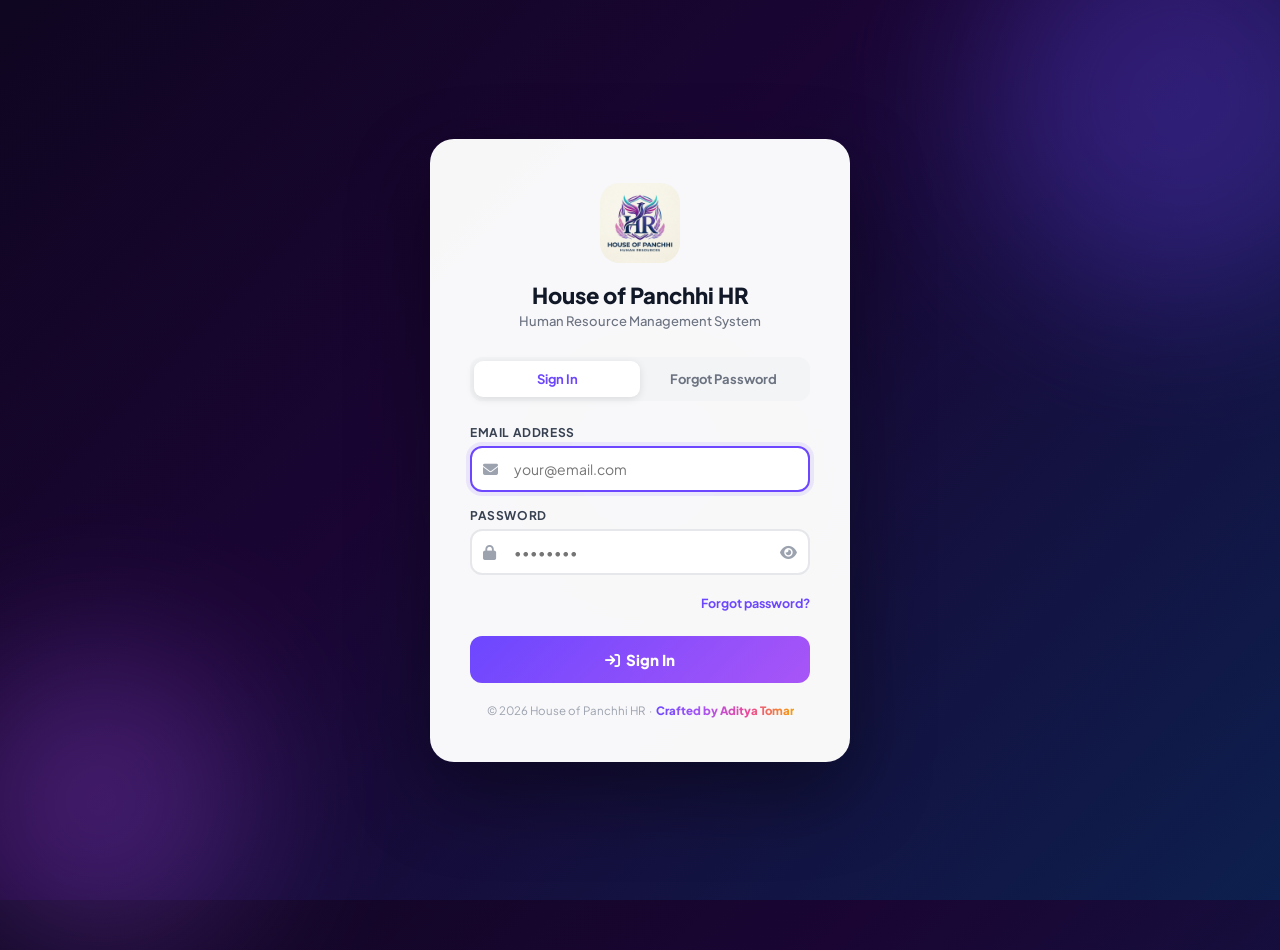
<file: login.html>
<!DOCTYPE html>
<html lang="en">
<head>
<meta charset="UTF-8">
<meta name="viewport" content="width=device-width, initial-scale=1.0">
<title>Login — House of Panchhi HR</title>
<link rel="icon" type="image/png" href="assets/img/hop-logo-wings.png">
<link rel="preconnect" href="https://fonts.googleapis.com">
<link href="https://fonts.googleapis.com/css2?family=Plus+Jakarta+Sans:wght@300;400;500;600;700;800&family=JetBrains+Mono:wght@400;600&display=swap" rel="stylesheet">
<link rel="stylesheet" href="https://cdnjs.cloudflare.com/ajax/libs/font-awesome/6.5.1/css/all.min.css">
<style>
*{margin:0;padding:0;box-sizing:border-box;}
body{font-family:'Plus Jakarta Sans',sans-serif;min-height:100vh;display:flex;align-items:center;justify-content:center;background:linear-gradient(135deg,#0f0621 0%,#1a0533 40%,#0d1f4e 100%);position:relative;overflow:hidden;}
.bg-orb{position:absolute;border-radius:50%;filter:blur(80px);opacity:.3;pointer-events:none;}
.bg-orb-1{width:400px;height:400px;background:#6c47ff;top:-100px;right:-100px;}
.bg-orb-2{width:300px;height:300px;background:#a855f7;bottom:-50px;left:-50px;}
.bg-orb-3{width:200px;height:200px;background:#3b82f6;top:50%;left:50%;transform:translate(-50%,-50%);}
.login-card{background:rgba(255,255,255,.97);border-radius:24px;padding:44px 40px;width:100%;max-width:420px;box-shadow:0 32px 80px rgba(0,0,0,.4);position:relative;z-index:1;animation:slideUp .5s cubic-bezier(0.34,1.56,0.64,1);}
@keyframes slideUp{from{opacity:0;transform:translateY(30px);}to{opacity:1;transform:translateY(0);}}
.login-logo{text-align:center;margin-bottom:28px;}
.login-logo img{width:80px;height:80px;object-fit:contain;border-radius:20px;margin-bottom:14px;}
.login-logo h1{font-size:22px;font-weight:800;color:#111827;margin-bottom:4px;}
.login-logo p{font-size:13px;color:#6b7280;font-weight:500;}
.tab-row{display:flex;background:#f3f4f6;border-radius:12px;padding:4px;margin-bottom:24px;}
.tab-btn{flex:1;padding:10px;border:none;background:none;border-radius:9px;font-size:13px;font-weight:700;color:#6b7280;cursor:pointer;transition:all .2s;font-family:inherit;}
.tab-btn.active{background:#fff;color:#6c47ff;box-shadow:0 2px 8px rgba(0,0,0,.1);}
.form-section{display:none;}
.form-section.active{display:block;}
.field{margin-bottom:16px;}
.field label{display:block;font-size:12px;font-weight:700;color:#374151;text-transform:uppercase;letter-spacing:.6px;margin-bottom:6px;}
.field-wrap{position:relative;}
.field input{width:100%;padding:12px 14px 12px 42px;border:2px solid #e5e7eb;border-radius:12px;font-size:14px;font-family:inherit;color:#111827;outline:none;transition:all .2s;background:#fff;}
.field input:focus{border-color:#6c47ff;box-shadow:0 0 0 4px rgba(108,71,255,.1);}
.field-icon{position:absolute;left:13px;top:50%;transform:translateY(-50%);color:#9ca3af;font-size:15px;}
.field-toggle{position:absolute;right:13px;top:50%;transform:translateY(-50%);color:#9ca3af;cursor:pointer;font-size:15px;border:none;background:none;padding:0;}
.login-btn{width:100%;padding:14px;background:linear-gradient(135deg,#6c47ff,#a855f7);border:none;border-radius:12px;color:#fff;font-size:15px;font-weight:800;cursor:pointer;font-family:inherit;transition:all .25s;margin-top:8px;}
.login-btn:hover{transform:translateY(-1px);box-shadow:0 8px 24px rgba(108,71,255,.4);}
.login-btn:active{transform:translateY(0);}
.login-btn:disabled{opacity:.7;cursor:not-allowed;transform:none;}
.forgot-link{text-align:right;margin-bottom:16px;}
.forgot-link a{font-size:12.5px;color:#6c47ff;font-weight:700;cursor:pointer;text-decoration:none;}
.forgot-link a:hover{text-decoration:underline;}
.divider{text-align:center;color:#9ca3af;font-size:12px;font-weight:600;margin:16px 0;position:relative;}
.divider::before,.divider::after{content:'';position:absolute;top:50%;width:42%;height:1px;background:#e5e7eb;}
.divider::before{left:0;}.divider::after{right:0;}
.alert{padding:12px 14px;border-radius:10px;font-size:13px;font-weight:600;margin-bottom:16px;display:flex;align-items:center;gap:8px;display:none;}
.alert.show{display:flex;}
.alert.error{background:#fee2e2;color:#b91c1c;border:1px solid #fca5a5;}
.alert.success{background:#d1fae5;color:#065f46;border:1px solid #6ee7b7;}
.alert.info{background:#dbeafe;color:#1d4ed8;border:1px solid #93c5fd;}
.otp-row{display:flex;gap:8px;}
.otp-row input{flex:1;text-align:center;font-size:20px;font-weight:800;font-family:'JetBrains Mono',monospace;letter-spacing:4px;}
.resend-row{text-align:center;font-size:12.5px;color:#6b7280;margin-top:10px;}
.resend-row span{color:#6c47ff;font-weight:700;cursor:pointer;}
.login-footer{text-align:center;margin-top:20px;font-size:11.5px;color:#9ca3af;}
.spin{animation:spin 1s linear infinite;}
@keyframes spin{to{transform:rotate(360deg);}}
.credit-name{font-weight:800;background:linear-gradient(90deg,#6c47ff,#a855f7,#ec4899,#f59e0b,#10b981,#3b82f6,#6c47ff);background-size:200% auto;-webkit-background-clip:text;-webkit-text-fill-color:transparent;background-clip:text;animation:rainbowText 3s linear infinite;}
@keyframes rainbowText{0%{background-position:0% center;}100%{background-position:200% center;}}
</style>
</head>
<body>
<div class="bg-orb bg-orb-1"></div>
<div class="bg-orb bg-orb-2"></div>
<div class="bg-orb bg-orb-3"></div>

<div class="login-card">
  <div class="login-logo">
    <img src="assets/img/hop-logo-main.png" alt="HOP HR" onerror="this.style.display='none'">
    <h1>House of Panchhi HR</h1>
    <p>Human Resource Management System</p>
  </div>

  <!-- Tabs -->
  <div class="tab-row">
    <button class="tab-btn active" onclick="switchTab('login',this)">Sign In</button>
    <button class="tab-btn" onclick="switchTab('forgot',this)">Forgot Password</button>
  </div>

  <!-- Alert -->
  <div class="alert" id="alertBox"><i class="fas fa-info-circle"></i><span id="alertMsg"></span></div>

  <!-- LOGIN FORM -->
  <div class="form-section active" id="tab-login">
    <div class="field">
      <label>Email Address</label>
      <div class="field-wrap">
        <i class="fas fa-envelope field-icon"></i>
        <input type="email" id="loginEmail" placeholder="your@email.com" onkeydown="if(event.key==='Enter')document.getElementById('loginPass').focus()">
      </div>
    </div>
    <div class="field">
      <label>Password</label>
      <div class="field-wrap">
        <i class="fas fa-lock field-icon"></i>
        <input type="password" id="loginPass" placeholder="••••••••" onkeydown="if(event.key==='Enter')doLogin()">
        <button class="field-toggle" onclick="togglePass('loginPass',this)"><i class="fas fa-eye"></i></button>
      </div>
    </div>
    <div class="forgot-link"><a onclick="switchTabByName('forgot')">Forgot password?</a></div>
    <button class="login-btn" id="loginBtn" onclick="doLogin()">
      <i class="fas fa-arrow-right-to-bracket"></i>&nbsp; Sign In
    </button>
  </div>

  <!-- FORGOT PASSWORD FORM -->
  <div class="form-section" id="tab-forgot">

    <!-- Step 1: Email -->
    <div id="step-email">
      <p style="font-size:13.5px;color:#6b7280;margin-bottom:20px;line-height:1.6">Enter your registered email. We'll send a 6-digit OTP to reset your password.</p>
      <div class="field">
        <label>Registered Email</label>
        <div class="field-wrap">
          <i class="fas fa-envelope field-icon"></i>
          <input type="email" id="resetEmail" placeholder="your@email.com" onkeydown="if(event.key==='Enter')sendOTP()">
        </div>
      </div>
      <button class="login-btn" id="sendOTPBtn" onclick="sendOTP()">
        <i class="fas fa-paper-plane"></i>&nbsp; Send OTP
      </button>
    </div>

    <!-- Step 2: OTP -->
    <div id="step-otp" style="display:none">
      <p style="font-size:13.5px;color:#6b7280;margin-bottom:16px">OTP sent to <strong id="otpEmailDisplay"></strong></p>
      <div class="field">
        <label>Enter 6-Digit OTP</label>
        <div class="field-wrap">
          <i class="fas fa-key field-icon"></i>
          <input type="text" id="otpInput" placeholder="000000" maxlength="6" style="letter-spacing:8px;font-weight:800;font-family:'JetBrains Mono',monospace;font-size:18px;" onkeydown="if(event.key==='Enter')verifyOTP()">
        </div>
      </div>
      <div class="resend-row">Didn't receive? <span onclick="sendOTP()">Resend OTP</span></div>
      <button class="login-btn" style="margin-top:16px" id="verifyOTPBtn" onclick="verifyOTP()">
        <i class="fas fa-check-circle"></i>&nbsp; Verify OTP
      </button>
    </div>

    <!-- Step 3: New Password -->
    <div id="step-newpass" style="display:none">
      <div class="field">
        <label>New Password</label>
        <div class="field-wrap">
          <i class="fas fa-lock field-icon"></i>
          <input type="password" id="newPass" placeholder="Min 8 characters">
          <button class="field-toggle" onclick="togglePass('newPass',this)"><i class="fas fa-eye"></i></button>
        </div>
      </div>
      <div class="field">
        <label>Confirm Password</label>
        <div class="field-wrap">
          <i class="fas fa-lock field-icon"></i>
          <input type="password" id="confirmPass" placeholder="Re-enter password" onkeydown="if(event.key==='Enter')resetPassword()">
          <button class="field-toggle" onclick="togglePass('confirmPass',this)"><i class="fas fa-eye"></i></button>
        </div>
      </div>
      <button class="login-btn" id="resetBtn" onclick="resetPassword()">
        <i class="fas fa-key"></i>&nbsp; Reset Password
      </button>
    </div>
  </div>

  <div class="login-footer">
    © 2026 House of Panchhi HR &nbsp;·&nbsp; <span class="credit-name">Crafted by Aditya Tomar</span>
  </div>
</div>

<script>
const GS_URL = 'https://script.google.com/macros/s/AKfycbyGeFIezQQq_0rMhfHkuQv9brAVdjNV-SI4Fu-Hcdj7Z_RkcEUqxxdjzGZmY8mpjciG/exec';

let otpEmail = '', otpVerified = false;

/* ── Tabs ── */
function switchTab(tab, el) {
  document.querySelectorAll('.tab-btn').forEach(b => b.classList.remove('active'));
  document.querySelectorAll('.form-section').forEach(s => s.classList.remove('active'));
  el.classList.add('active');
  document.getElementById('tab-' + tab).classList.add('active');
  hideAlert();
  resetForgotSteps();
}
function switchTabByName(tab) {
  const btns = document.querySelectorAll('.tab-btn');
  const tabs = ['login','forgot'];
  const idx  = tabs.indexOf(tab);
  if(idx >= 0) switchTab(tab, btns[idx]);
}

/* ── Alert ── */
function showAlert(type, msg) {
  const box = document.getElementById('alertBox');
  const txt = document.getElementById('alertMsg');
  box.className = `alert ${type} show`;
  txt.textContent = msg;
}
function hideAlert() {
  document.getElementById('alertBox').className = 'alert';
}

/* ── Toggle password ── */
function togglePass(id, btn) {
  const inp = document.getElementById(id);
  const icon = btn.querySelector('i');
  if(inp.type === 'password') { inp.type='text'; icon.className='fas fa-eye-slash'; }
  else { inp.type='password'; icon.className='fas fa-eye'; }
}

/* ── Login ── */
async function doLogin() {
  const email = document.getElementById('loginEmail').value.trim();
  const pass  = document.getElementById('loginPass').value.trim();
  hideAlert();
  if(!email || !pass) { showAlert('error','Please enter email and password'); return; }

  /* Dev fallback - check FIRST before network call */
  if(email === 'admin' && pass === 'admin123') {
    localStorage.setItem('phr_session', JSON.stringify({ id:'USR001', name:'Aditya Tomar', email, role:'SUPER_ADMIN', permissions:['ALL'], loginTime:new Date().toISOString() }));
    localStorage.setItem('phr_profileName', 'Aditya Tomar');
    showAlert('success', 'Welcome! Redirecting...');
    setTimeout(() => { window.location.href = 'index.html'; }, 800);
    return;
  }

  const btn = document.getElementById('loginBtn');
  btn.innerHTML = '<i class="fas fa-spinner spin"></i>&nbsp; Signing in...';
  btn.disabled = true;

  try {
    /* IMPORTANT: Use GET request — Apps Script CORS headers work properly with GET,
       unlike POST+no-cors which blocks reading the response entirely */
    const url = `${GS_URL}?action=LOGIN&sheet=Auth&data=${encodeURIComponent(JSON.stringify({email,password:pass}))}`;
    const res  = await fetch(url);
    const json = await res.json();

    if(json.success) {
      localStorage.setItem('phr_session', JSON.stringify({
        ...json.user,
        loginTime: new Date().toISOString()
      }));
      localStorage.setItem('phr_profileName', json.user.name);
      showAlert('success', `Welcome, ${json.user.name}! Redirecting...`);
      setTimeout(() => { window.location.href = 'index.html'; }, 1000);
    } else {
      showAlert('error', json.msg || 'Login failed. Check credentials.');
      btn.innerHTML = '<i class="fas fa-arrow-right-to-bracket"></i>&nbsp; Sign In';
      btn.disabled = false;
    }
  } catch(e) {
    console.error('Login error:', e);
    showAlert('error', 'Connection failed. Check internet, or contact admin if Sheet was not set up.');
    btn.innerHTML = '<i class="fas fa-arrow-right-to-bracket"></i>&nbsp; Sign In';
    btn.disabled = false;
  }
}

/* ── Send OTP ── */
async function sendOTP() {
  const email = document.getElementById('resetEmail').value.trim();
  if(!email) { showAlert('error','Enter your email'); return; }

  const btn = document.getElementById('sendOTPBtn');
  btn.innerHTML = '<i class="fas fa-spinner spin"></i>&nbsp; Sending...';
  btn.disabled = true;
  hideAlert();

  try {
    const url = `${GS_URL}?action=SEND_OTP&sheet=Auth&data=${encodeURIComponent(JSON.stringify({email}))}`;
    const res  = await fetch(url);
    const json = await res.json();

    if(json.success) {
      otpEmail = email;
      document.getElementById('otpEmailDisplay').textContent = email;
      document.getElementById('step-email').style.display = 'none';
      document.getElementById('step-otp').style.display   = 'block';
      showAlert('success', 'OTP sent! Check your email.');
    } else {
      showAlert('error', json.msg || 'Failed to send OTP');
    }
  } catch(e) {
    showAlert('error', 'Connection failed');
  }
  btn.innerHTML = '<i class="fas fa-paper-plane"></i>&nbsp; Send OTP';
  btn.disabled = false;
}

/* ── Verify OTP ── */
async function verifyOTP() {
  const otp = document.getElementById('otpInput').value.trim();
  if(!otp || otp.length !== 6) { showAlert('error','Enter 6-digit OTP'); return; }

  const btn = document.getElementById('verifyOTPBtn');
  btn.innerHTML = '<i class="fas fa-spinner spin"></i>&nbsp; Verifying...';
  btn.disabled = true;
  hideAlert();

  try {
    const url = `${GS_URL}?action=VERIFY_OTP&sheet=Auth&data=${encodeURIComponent(JSON.stringify({email:otpEmail,otp}))}`;
    const res  = await fetch(url);
    const json = await res.json();

    if(json.success) {
      otpVerified = true;
      document.getElementById('step-otp').style.display     = 'none';
      document.getElementById('step-newpass').style.display = 'block';
      showAlert('success', 'OTP verified! Set new password.');
    } else {
      showAlert('error', json.msg || 'Invalid OTP');
    }
  } catch(e) {
    showAlert('error', 'Connection failed');
  }
  btn.innerHTML = '<i class="fas fa-check-circle"></i>&nbsp; Verify OTP';
  btn.disabled = false;
}

/* ── Reset Password ── */
async function resetPassword() {
  const newPass = document.getElementById('newPass').value.trim();
  const confirm = document.getElementById('confirmPass').value.trim();
  hideAlert();
  if(!newPass || newPass.length < 6) { showAlert('error','Password must be at least 6 characters'); return; }
  if(newPass !== confirm) { showAlert('error','Passwords do not match'); return; }
  if(!otpVerified) { showAlert('error','OTP not verified'); return; }

  const btn = document.getElementById('resetBtn');
  btn.innerHTML = '<i class="fas fa-spinner spin"></i>&nbsp; Resetting...';
  btn.disabled = true;

  try {
    const otpVal = document.getElementById('otpInput').value.trim();
    const url = `${GS_URL}?action=RESET_PASSWORD&sheet=Auth&data=${encodeURIComponent(JSON.stringify({email:otpEmail,otp:otpVal,newPassword:newPass}))}`;
    const res  = await fetch(url);
    const json = await res.json();

    if(json.success) {
      showAlert('success', 'Password reset! Redirecting to login...');
      setTimeout(() => { switchTabByName('login'); resetForgotSteps(); }, 2000);
    } else {
      showAlert('error', json.msg || 'Reset failed');
    }
  } catch(e) {
    showAlert('error', 'Connection failed');
  }
  btn.innerHTML = '<i class="fas fa-key"></i>&nbsp; Reset Password';
  btn.disabled = false;
}

function resetForgotSteps() {
  document.getElementById('step-email').style.display   = 'block';
  document.getElementById('step-otp').style.display     = 'none';
  document.getElementById('step-newpass').style.display = 'none';
  otpEmail = ''; otpVerified = false;
  document.getElementById('resetEmail').value = '';
  document.getElementById('otpInput').value   = '';
  document.getElementById('newPass').value    = '';
  document.getElementById('confirmPass').value= '';
}

/* ── Check if already logged in ── */
window.addEventListener('load', () => {
  const session = localStorage.getItem('phr_session');
  if(session) {
    const s = JSON.parse(session);
    const loginTime = new Date(s.loginTime);
    const hoursSince = (Date.now() - loginTime) / (1000*60*60);
    if(hoursSince < 8) { window.location.href = 'index.html'; }
    else { localStorage.removeItem('phr_session'); }
  }
  document.getElementById('loginEmail').focus();
});
</script>
</body>
</html>
</file>
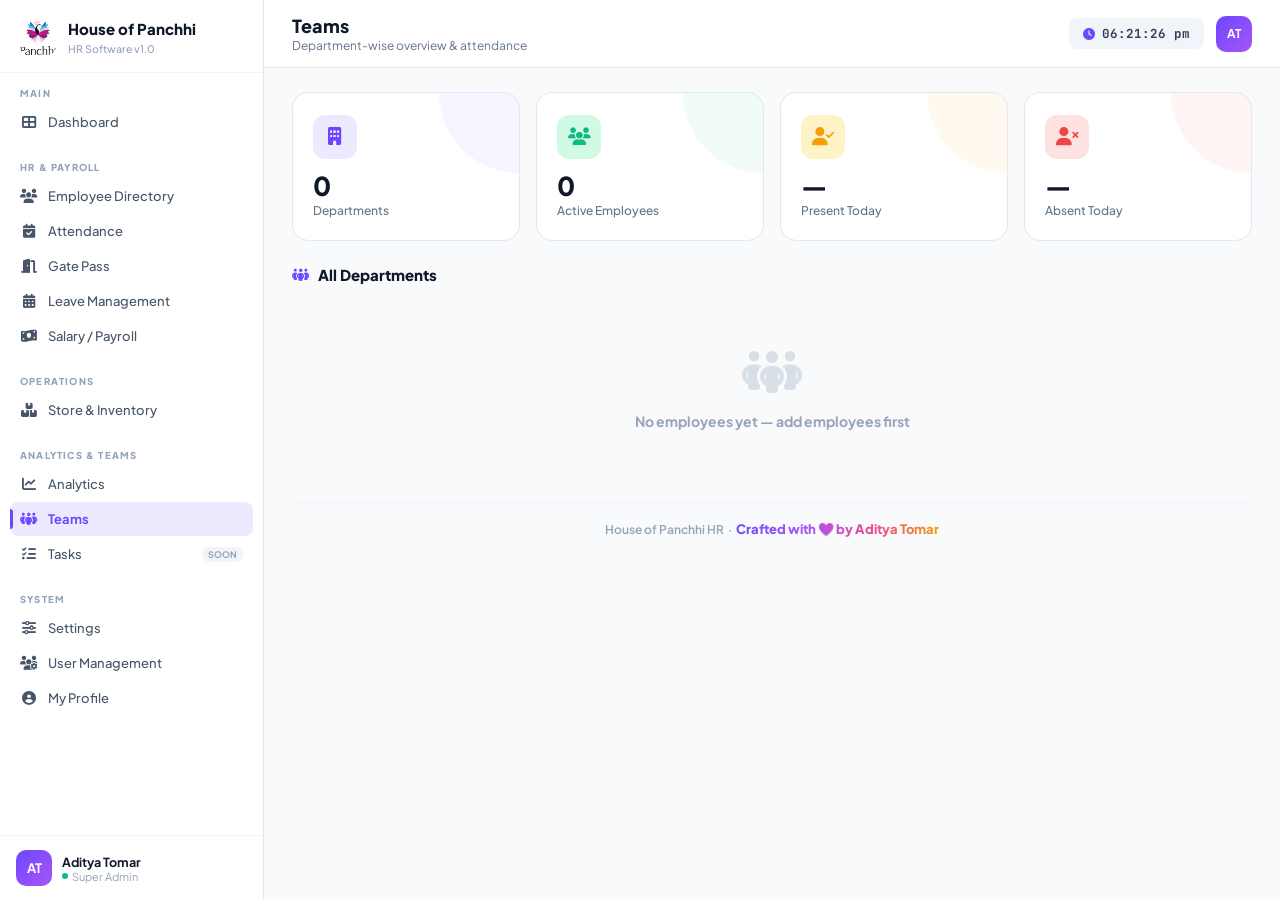
<file: teams.html>
<!DOCTYPE html>
<html lang="en">
<head>
<meta charset="UTF-8">
<meta name="viewport" content="width=device-width, initial-scale=1.0">
<title>Teams — House of Panchhi HR</title>
<link rel="icon" type="image/png" href="assets/img/hop-logo-wings.png">
<link rel="preconnect" href="https://fonts.googleapis.com">
<link href="https://fonts.googleapis.com/css2?family=Plus+Jakarta+Sans:wght@300;400;500;600;700;800&family=JetBrains+Mono:wght@400;600&display=swap" rel="stylesheet">
<link rel="stylesheet" href="https://cdnjs.cloudflare.com/ajax/libs/font-awesome/6.5.1/css/all.min.css">
<link rel="stylesheet" href="assets/css/style.css">
<style>
.team-card{background:#fff;border:1px solid var(--gray-200);border-radius:var(--radius-lg);padding:22px;transition:all .25s;cursor:pointer;}
.team-card:hover{transform:translateY(-3px);box-shadow:var(--shadow-md);border-color:var(--primary);}
.team-card-header{display:flex;align-items:center;gap:14px;margin-bottom:16px;}
.team-icon{width:48px;height:48px;border-radius:14px;display:flex;align-items:center;justify-content:center;font-size:20px;color:#fff;flex-shrink:0;}
.team-name{font-size:15px;font-weight:800;color:var(--gray-900);}
.team-head{font-size:12px;color:var(--gray-500);margin-top:2px;}
.team-stats{display:grid;grid-template-columns:repeat(3,1fr);gap:8px;margin-top:14px;}
.team-stat{text-align:center;padding:8px;background:var(--gray-50);border-radius:var(--radius-sm);}
.team-stat-num{font-size:18px;font-weight:800;color:var(--gray-900);}
.team-stat-lbl{font-size:10px;color:var(--gray-500);font-weight:600;text-transform:uppercase;}
.team-progress{margin-top:12px;}
.team-progress-lbl{display:flex;justify-content:space-between;font-size:11.5px;font-weight:700;color:var(--gray-600);margin-bottom:5px;}
.team-progress-bar{height:7px;background:var(--gray-100);border-radius:4px;overflow:hidden;}
.team-progress-fill{height:100%;border-radius:4px;transition:width .8s ease;}
.sidebar-logo-img{width:36px;height:36px;object-fit:contain;border-radius:10px;}
.credit-name{font-size:13px;font-weight:800;background:linear-gradient(90deg,#6c47ff,#a855f7,#ec4899,#f59e0b,#10b981,#3b82f6,#6c47ff);background-size:200% auto;-webkit-background-clip:text;-webkit-text-fill-color:transparent;background-clip:text;animation:rainbowText 3s linear infinite;}
@keyframes rainbowText{0%{background-position:0% center;}100%{background-position:200% center;}}
.maintenance-overlay{position:fixed;inset:0;background:rgba(0,0,0,0.6);z-index:2000;display:none;align-items:center;justify-content:center;backdrop-filter:blur(6px);}
.maintenance-overlay.show{display:flex;}
.maintenance-box{background:#fff;border-radius:24px;padding:44px 36px;max-width:420px;width:90vw;text-align:center;}
.maintenance-badge{display:inline-flex;align-items:center;gap:6px;background:#fef3c7;color:#92400e;padding:6px 14px;border-radius:20px;font-size:12px;font-weight:800;margin-bottom:20px;}
</style>
</head>
<body>
<div class="app-wrapper active" id="appWrapper">
<div class="sidebar-overlay" id="sidebarOverlay" onclick="closeSidebar()"></div>

<nav class="sidebar" id="sidebar">
  <div class="sidebar-brand">
    <img src="assets/img/hop-logo-wings.png" alt="HOP" class="sidebar-logo-img" onerror="this.style.display='none'">
    <div class="brand-text"><h2>House of Panchhi</h2><span>HR Software v1.0</span></div>
  </div>
  <div class="sidebar-nav">
    <div class="nav-section">
      <div class="nav-section-title">Main</div>
      <div class="nav-link" onclick="window.location='index.html'"><i class="fas fa-th-large"></i> Dashboard</div>
    </div>
    <div class="nav-section">
      <div class="nav-section-title">HR & Payroll</div>
      <div class="nav-link" onclick="window.location='employees.html'"><i class="fas fa-users"></i> Employee Directory</div>
      <div class="nav-link" onclick="window.location='attendance.html'"><i class="fas fa-calendar-check"></i> Attendance</div>
      <div class="nav-link" onclick="window.location='gatepass.html'"><i class="fas fa-door-open"></i> Gate Pass</div>
      <div class="nav-link" onclick="window.location='leave.html'"><i class="fas fa-calendar-days"></i> Leave Management</div>
      <div class="nav-link" onclick="window.location='salary.html'"><i class="fas fa-money-bill-wave"></i> Salary / Payroll</div>
    </div>
    <div class="nav-section">
      <div class="nav-section-title">Operations</div>
      <div class="nav-link" onclick="window.location='store.html'"><i class="fas fa-boxes-stacked"></i> Store & Inventory</div>
    </div>
    <div class="nav-section">
      <div class="nav-section-title">Analytics & Teams</div>
      <div class="nav-link" onclick="window.location='analytics.html'"><i class="fas fa-chart-line"></i> Analytics</div>
      <div class="nav-link active"><i class="fas fa-people-group"></i> Teams</div>
      <div class="nav-link" onclick="showMaintenance('Task Manager','Coming soon')"><i class="fas fa-list-check"></i> Tasks <span class="nav-soon">Soon</span></div>
    </div>
    <div class="nav-section">
      <div class="nav-section-title">System</div>
      <div class="nav-link" onclick="window.location='index.html#settings'"><i class="fas fa-sliders"></i> Settings</div>
      <div class="nav-link" onclick="window.location='users.html'"><i class="fas fa-users-gear"></i> User Management</div>
      <div class="nav-link" onclick="window.location='index.html#profile'"><i class="fas fa-user-circle"></i> My Profile</div>
    </div>
  </div>
  <div class="sidebar-footer">
    <div class="user-avatar" id="sidebarAvatar">AT</div>
    <div class="user-info"><h4 id="sidebarName">Aditya Tomar</h4><span><span class="online-dot"></span> Super Admin</span></div>
  </div>
</nav>

<div class="main-content">
  <header class="top-header">
    <div class="header-left">
      <button class="menu-toggle" onclick="toggleSidebar()"><i class="fas fa-bars"></i></button>
      <div class="page-title"><h1>Teams</h1><p>Department-wise overview & attendance</p></div>
    </div>
    <div class="header-right">
      <div class="header-clock"><i class="fas fa-clock"></i><span id="liveClock"></span></div>
      <div class="header-avatar" onclick="window.location='index.html#profile'">AT</div>
    </div>
  </header>

  <div class="page-content">

    <div class="stat-cards">
      <div class="stat-card purple"><div class="stat-icon purple"><i class="fas fa-building"></i></div><div class="stat-number" id="st-depts">0</div><div class="stat-label">Departments</div></div>
      <div class="stat-card green"><div class="stat-icon green"><i class="fas fa-users"></i></div><div class="stat-number" id="st-active">0</div><div class="stat-label">Active Employees</div></div>
      <div class="stat-card amber"><div class="stat-icon amber"><i class="fas fa-user-check"></i></div><div class="stat-number" id="st-presentToday">0</div><div class="stat-label">Present Today</div></div>
      <div class="stat-card red"><div class="stat-icon red"><i class="fas fa-user-xmark"></i></div><div class="stat-number" id="st-absentToday">0</div><div class="stat-label">Absent Today</div></div>
    </div>

    <!-- Teams Grid -->
    <div class="section-title"><i class="fas fa-people-group"></i> All Departments</div>
    <div id="teamsGrid" style="display:grid;grid-template-columns:repeat(auto-fill,minmax(280px,1fr));gap:20px;margin-bottom:24px"></div>

    <!-- Team Detail Table -->
    <div id="teamDetailSection" style="display:none">
      <div class="table-card">
        <div class="table-header">
          <h3 id="teamDetailTitle"><i class="fas fa-users"></i> Team Members</h3>
          <button class="btn btn-outline btn-sm" onclick="closeTeamDetail()"><i class="fas fa-times"></i> Close</button>
        </div>
        <div class="table-wrapper">
          <table>
            <thead><tr><th>E-Code</th><th>Name</th><th>Designation</th><th>Shift</th><th>Today</th><th>Mobile</th></tr></thead>
            <tbody id="teamDetailBody"></tbody>
          </table>
        </div>
      </div>
    </div>

    <div style="text-align:center;padding:16px;margin-top:12px;border-top:1px solid var(--gray-100)">
      <span style="font-size:12px;color:var(--gray-400);font-weight:600">House of Panchhi HR &nbsp;·&nbsp; </span>
      <span class="credit-name">Crafted with ❤️ by Aditya Tomar</span>
    </div>
  </div>
</div>
</div>

<div class="maintenance-overlay" id="maintenanceModal">
  <div class="maintenance-box">
    <div style="font-size:56px;margin-bottom:16px">🚧</div>
    <div class="maintenance-badge"><i class="fas fa-hard-hat"></i>&nbsp;Under Construction</div>
    <h3 style="font-size:20px;font-weight:800;color:#111827;margin-bottom:8px" id="maintenanceTitle">Coming Soon</h3>
    <p style="font-size:13.5px;color:#6b7280;line-height:1.7;margin-bottom:24px" id="maintenanceDesc">This module is being developed.</p>
    <button class="btn btn-primary" onclick="document.getElementById('maintenanceModal').classList.remove('show')" style="margin:0 auto"><i class="fas fa-thumbs-up"></i>&nbsp;Got it!</button>
  </div>
</div>

<script src="assets/js/app.js"></script>
<script>
function showMaintenance(t,d){
  document.getElementById('maintenanceTitle').textContent=t;
  document.getElementById('maintenanceDesc').textContent=d;
  document.getElementById('maintenanceModal').classList.add('show');
}

const DEPT_COLORS=['#6c47ff','#10b981','#f59e0b','#3b82f6','#ef4444','#ec4899','#8b5cf6','#06b6d4','#84cc16','#f97316','#14b8a6','#a855f7','#64748b','#6366f1'];

window.addEventListener('load',()=>{
  updateClock(); setInterval(updateClock,1000);
  loadProfileName();
  renderTeams();
});

function loadProfileName(){
  const n=localStorage.getItem('phr_profileName');
  if(n){const av=document.getElementById('sidebarAvatar');const nm=document.getElementById('sidebarName');if(av)av.textContent=initials(n);if(nm)nm.textContent=n;}
}

function renderTeams(){
  const emps    = Store.get('employees').filter(e=>e.status==='ACTIVE');
  const attRecs = Store.get('attendance');
  const today   = todayStr();
  const todayAtt= attRecs.filter(r=>r.date===today);

  // Group by dept
  const depts={};
  emps.forEach(e=>{
    const d=e.department||'Unknown';
    if(!depts[d]) depts[d]={name:d,members:[],present:0,absent:0,late:0};
    depts[d].members.push(e);
    const att=todayAtt.find(r=>r.ecode===e.ecode);
    if(att){
      if(att.status==='P') depts[d].present++;
      else if(att.status==='L'){depts[d].present++;depts[d].late++;}
      else if(att.status==='A') depts[d].absent++;
    }
  });

  const sorted=Object.values(depts).sort((a,b)=>b.members.length-a.members.length);

  // Stats
  document.getElementById('st-depts').textContent=sorted.length;
  document.getElementById('st-active').textContent=emps.length;
  document.getElementById('st-presentToday').textContent=todayAtt.filter(r=>r.status==='P'||r.status==='L').length||'—';
  document.getElementById('st-absentToday').textContent=todayAtt.filter(r=>r.status==='A').length||'—';

  const grid=document.getElementById('teamsGrid');
  grid.innerHTML='';

  if(!sorted.length){
    grid.innerHTML=`<div style="grid-column:1/-1;text-align:center;padding:48px;color:var(--gray-400)">
      <i class="fas fa-people-group" style="font-size:48px;display:block;margin-bottom:16px;opacity:.3"></i>
      <p style="font-size:14px;font-weight:700">No employees yet — add employees first</p>
    </div>`;
    return;
  }

  sorted.forEach((dept,i)=>{
    const color=DEPT_COLORS[i%DEPT_COLORS.length];
    const total=dept.members.length;
    const attendPct=total>0?Math.round(dept.present/total*100):0;

    // Find head (first senior or any)
    const head=dept.members.find(e=>e.tagSenior)||dept.members[0];

    const card=document.createElement('div');
    card.className='team-card';
    card.onclick=()=>showTeamDetail(dept,color);
    card.innerHTML=`
      <div class="team-card-header">
        <div class="team-icon" style="background:${color}">${dept.name.slice(0,2).toUpperCase()}</div>
        <div>
          <div class="team-name">${dept.name}</div>
          <div class="team-head">${head?head.fullname:'—'}</div>
        </div>
      </div>
      <div class="team-stats">
        <div class="team-stat">
          <div class="team-stat-num">${total}</div>
          <div class="team-stat-lbl">Members</div>
        </div>
        <div class="team-stat">
          <div class="team-stat-num" style="color:var(--success)">${dept.present}</div>
          <div class="team-stat-lbl">Present</div>
        </div>
        <div class="team-stat">
          <div class="team-stat-num" style="color:var(--danger)">${dept.absent}</div>
          <div class="team-stat-lbl">Absent</div>
        </div>
      </div>
      <div class="team-progress">
        <div class="team-progress-lbl">
          <span>Attendance Today</span>
          <span style="color:${color}">${attendPct}%</span>
        </div>
        <div class="team-progress-bar">
          <div class="team-progress-fill" style="width:0%;background:${color}" data-width="${attendPct}"></div>
        </div>
      </div>`;
    grid.appendChild(card);

    // Animate progress bars
    setTimeout(()=>{
      card.querySelectorAll('.team-progress-fill').forEach(bar=>{
        bar.style.width=bar.dataset.width+'%';
      });
    },100+i*50);
  });
}

function showTeamDetail(dept,color){
  const section=document.getElementById('teamDetailSection');
  const title  =document.getElementById('teamDetailTitle');
  const body   =document.getElementById('teamDetailBody');
  const attRecs=Store.get('attendance');
  const today  =todayStr();
  const todayAtt=attRecs.filter(r=>r.date===today);

  title.innerHTML=`<i class="fas fa-users" style="color:${color}"></i> ${dept.name} — ${dept.members.length} Members`;
  section.style.display='block';
  section.scrollIntoView({behavior:'smooth',block:'start'});

  const stMap={P:'badge-green',L:'badge-amber',A:'badge-red'};
  const slMap={P:'Present',L:'Late',A:'Absent'};

  body.innerHTML='';
  dept.members.forEach(e=>{
    const att=todayAtt.find(r=>r.ecode===e.ecode);
    const statusBadge=att
      ?`<span class="badge ${stMap[att.status]||'badge-gray'}">${slMap[att.status]||'—'}${att.lateMin>0?' (+'+minutesToHHMM(att.lateMin)+')':''}</span>`
      :`<span class="badge badge-gray">No Data</span>`;
    body.innerHTML+=`<tr>
      <td class="font-mono" style="color:var(--primary);font-size:12px">${e.ecode}</td>
      <td style="font-weight:700">${e.fullname}</td>
      <td style="font-size:12.5px">${e.designation||'—'}</td>
      <td style="font-size:12px">${getShiftLabel(e.shift)}</td>
      <td>${statusBadge}</td>
      <td class="font-mono" style="font-size:12px;color:var(--primary)">${e.mobile||'—'}</td>
    </tr>`;
  });
}

function closeTeamDetail(){
  document.getElementById('teamDetailSection').style.display='none';
}

function getShiftLabel(shift){
  const m={'09:00-18:00':'9AM–6PM','10:00-19:00':'10AM–7PM','08:00-17:00':'8AM–5PM','11:00-20:00':'11AM–8PM'};
  return m[shift]||shift||'—';
}
</script>
</body>
</html>
</file>
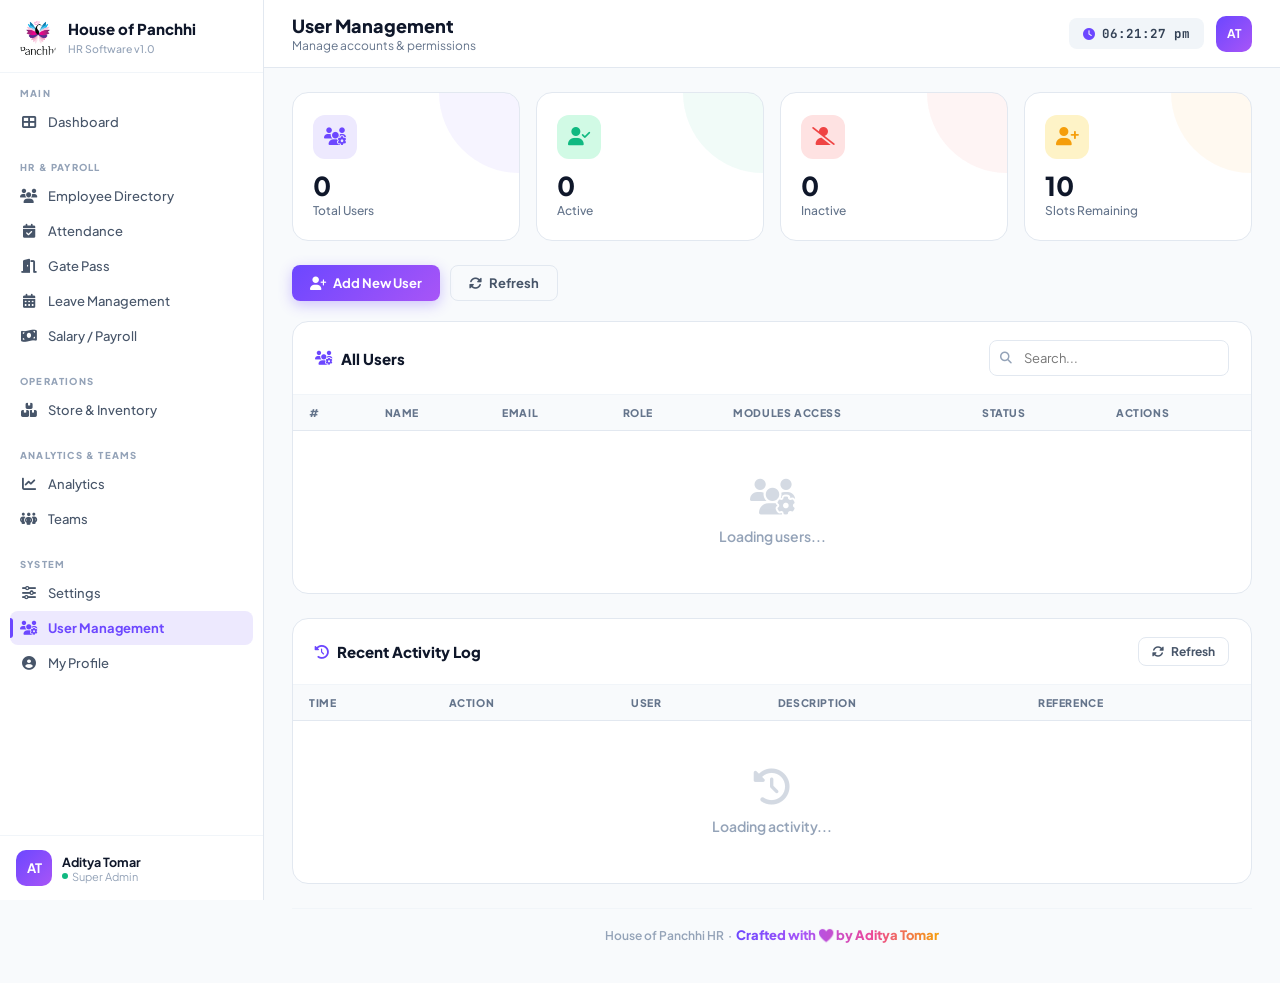
<file: users.html>
<!DOCTYPE html>
<html lang="en">
<head>
<meta charset="UTF-8">
<meta name="viewport" content="width=device-width, initial-scale=1.0">
<title>User Management — House of Panchhi HR</title>
<link rel="icon" type="image/png" href="assets/img/hop-logo-wings.png">
<link rel="preconnect" href="https://fonts.googleapis.com">
<link href="https://fonts.googleapis.com/css2?family=Plus+Jakarta+Sans:wght@300;400;500;600;700;800&family=JetBrains+Mono:wght@400;600&display=swap" rel="stylesheet">
<link rel="stylesheet" href="https://cdnjs.cloudflare.com/ajax/libs/font-awesome/6.5.1/css/all.min.css">
<link rel="stylesheet" href="assets/css/style.css">
<style>
.role-badge-super{background:linear-gradient(135deg,#6c47ff,#a855f7);color:#fff;padding:3px 10px;border-radius:20px;font-size:11px;font-weight:800;}
.role-badge-director{background:linear-gradient(135deg,#f59e0b,#fbbf24);color:#fff;padding:3px 10px;border-radius:20px;font-size:11px;font-weight:800;}
.role-badge-staff{background:var(--gray-100);color:var(--gray-600);padding:3px 10px;border-radius:20px;font-size:11px;font-weight:800;}
.perm-chip{display:inline-flex;align-items:center;gap:4px;padding:3px 9px;border-radius:20px;font-size:11px;font-weight:700;background:var(--primary-light);color:var(--primary);margin:2px;}
.sidebar-logo-img{width:36px;height:36px;object-fit:contain;border-radius:10px;}
.credit-name{font-size:13px;font-weight:800;background:linear-gradient(90deg,#6c47ff,#a855f7,#ec4899,#f59e0b,#10b981,#3b82f6,#6c47ff);background-size:200% auto;-webkit-background-clip:text;-webkit-text-fill-color:transparent;background-clip:text;animation:rainbowText 3s linear infinite;}
@keyframes rainbowText{0%{background-position:0% center;}100%{background-position:200% center;}}
.maintenance-overlay{position:fixed;inset:0;background:rgba(0,0,0,0.6);z-index:2000;display:none;align-items:center;justify-content:center;backdrop-filter:blur(6px);}
.maintenance-overlay.show{display:flex;}
.maintenance-box{background:#fff;border-radius:24px;padding:44px 36px;max-width:420px;width:90vw;text-align:center;}
.maintenance-badge{display:inline-flex;align-items:center;gap:6px;background:#fef3c7;color:#92400e;padding:6px 14px;border-radius:20px;font-size:12px;font-weight:800;margin-bottom:20px;}
.perm-label{display:flex;align-items:center;gap:8px;padding:8px 12px;border:1.5px solid var(--gray-200);border-radius:var(--radius-sm);cursor:pointer;font-size:13px;font-weight:600;transition:all .2s;}
.perm-label:hover{border-color:var(--primary);background:var(--primary-light);}
.perm-label input[type=checkbox]{width:15px;height:15px;accent-color:var(--primary);}
</style>
</head>
<body>
<div class="app-wrapper active" id="appWrapper">
<div class="sidebar-overlay" id="sidebarOverlay" onclick="closeSidebar()"></div>
<nav class="sidebar" id="sidebar">
  <div class="sidebar-brand">
    <img src="assets/img/hop-logo-wings.png" alt="HOP" class="sidebar-logo-img" onerror="this.style.display='none'">
    <div class="brand-text"><h2>House of Panchhi</h2><span>HR Software v1.0</span></div>
  </div>
  <div class="sidebar-nav">
    <div class="nav-section">
      <div class="nav-section-title">Main</div>
      <div class="nav-link" onclick="window.location='index.html'"><i class="fas fa-th-large"></i> Dashboard</div>
    </div>
    <div class="nav-section">
      <div class="nav-section-title">HR & Payroll</div>
      <div class="nav-link" onclick="window.location='employees.html'"><i class="fas fa-users"></i> Employee Directory</div>
      <div class="nav-link" onclick="window.location='attendance.html'"><i class="fas fa-calendar-check"></i> Attendance</div>
      <div class="nav-link" onclick="window.location='gatepass.html'"><i class="fas fa-door-open"></i> Gate Pass</div>
      <div class="nav-link" onclick="window.location='leave.html'"><i class="fas fa-calendar-days"></i> Leave Management</div>
      <div class="nav-link" onclick="window.location='salary.html'"><i class="fas fa-money-bill-wave"></i> Salary / Payroll</div>
    </div>
    <div class="nav-section">
      <div class="nav-section-title">Operations</div>
      <div class="nav-link" onclick="window.location='store.html'"><i class="fas fa-boxes-stacked"></i> Store & Inventory</div>
    </div>
    <div class="nav-section">
      <div class="nav-section-title">Analytics & Teams</div>
      <div class="nav-link" onclick="window.location='analytics.html'"><i class="fas fa-chart-line"></i> Analytics</div>
      <div class="nav-link" onclick="window.location='teams.html'"><i class="fas fa-people-group"></i> Teams</div>
    </div>
    <div class="nav-section">
      <div class="nav-section-title">System</div>
      <div class="nav-link" onclick="window.location='index.html#settings'"><i class="fas fa-sliders"></i> Settings</div>
      <div class="nav-link active"><i class="fas fa-users-gear"></i> User Management</div>
      <div class="nav-link" onclick="window.location='index.html#profile'"><i class="fas fa-user-circle"></i> My Profile</div>
    </div>
  </div>
  <div class="sidebar-footer">
    <div class="user-avatar" id="sidebarAvatar">AT</div>
    <div class="user-info"><h4 id="sidebarName">Aditya Tomar</h4><span><span class="online-dot"></span> Super Admin</span></div>
  </div>
</nav>

<div class="main-content">
  <header class="top-header">
    <div class="header-left">
      <button class="menu-toggle" onclick="toggleSidebar()"><i class="fas fa-bars"></i></button>
      <div class="page-title"><h1>User Management</h1><p>Manage accounts & permissions</p></div>
    </div>
    <div class="header-right">
      <div class="header-clock"><i class="fas fa-clock"></i><span id="liveClock"></span></div>
      <div class="header-avatar" onclick="window.location='index.html#profile'">AT</div>
    </div>
  </header>

  <div class="page-content">
    <!-- Stats -->
    <div class="stat-cards">
      <div class="stat-card purple"><div class="stat-icon purple"><i class="fas fa-users-gear"></i></div><div class="stat-number" id="st-total">0</div><div class="stat-label">Total Users</div></div>
      <div class="stat-card green"><div class="stat-icon green"><i class="fas fa-user-check"></i></div><div class="stat-number" id="st-active">0</div><div class="stat-label">Active</div></div>
      <div class="stat-card red"><div class="stat-icon red"><i class="fas fa-user-slash"></i></div><div class="stat-number" id="st-inactive">0</div><div class="stat-label">Inactive</div></div>
      <div class="stat-card amber"><div class="stat-icon amber"><i class="fas fa-user-plus"></i></div><div class="stat-number" id="st-slots">10</div><div class="stat-label">Slots Remaining</div></div>
    </div>

    <!-- Add user btn -->
    <div class="btn-group">
      <button class="btn btn-primary" onclick="openAddUser()"><i class="fas fa-user-plus"></i> Add New User</button>
      <button class="btn btn-outline" onclick="loadUsers()"><i class="fas fa-rotate"></i> Refresh</button>
      <span id="sheetStatus" class="sheet-status"></span>
    </div>

    <!-- Alert box -->
    <div class="alert alert-info" id="accessAlert" style="display:none">
      <i class="fas fa-lock"></i>
      <div>Only <strong>Super Admin</strong> and <strong>Director</strong> can manage users.</div>
    </div>

    <!-- Users table -->
    <div class="table-card">
      <div class="table-header">
        <h3><i class="fas fa-users-gear"></i> All Users</h3>
        <div class="search-box"><i class="fas fa-search"></i><input type="text" id="userSearch" placeholder="Search..." oninput="filterUsers()"></div>
      </div>
      <div class="table-wrapper">
        <table>
          <thead>
            <tr><th>#</th><th>Name</th><th>Email</th><th>Role</th><th>Modules Access</th><th>Status</th><th>Actions</th></tr>
          </thead>
          <tbody id="userTableBody">
            <tr><td colspan="7" class="table-empty"><i class="fas fa-users-gear"></i><p>Loading users...</p></td></tr>
          </tbody>
        </table>
      </div>
    </div>

    <!-- Activity Log -->
    <div class="table-card mt-24">
      <div class="table-header">
        <h3><i class="fas fa-clock-rotate-left"></i> Recent Activity Log</h3>
        <button class="btn btn-outline btn-sm" onclick="loadActivity()"><i class="fas fa-rotate"></i> Refresh</button>
      </div>
      <div class="table-wrapper">
        <table>
          <thead><tr><th>Time</th><th>Action</th><th>User</th><th>Description</th><th>Reference</th></tr></thead>
          <tbody id="activityBody">
            <tr><td colspan="5" class="table-empty"><i class="fas fa-history"></i><p>Loading activity...</p></td></tr>
          </tbody>
        </table>
      </div>
    </div>

    <div style="text-align:center;padding:16px;margin-top:12px;border-top:1px solid var(--gray-100)">
      <span style="font-size:12px;color:var(--gray-400);font-weight:600">House of Panchhi HR &nbsp;·&nbsp; </span>
      <span class="credit-name">Crafted with ❤️ by Aditya Tomar</span>
    </div>
  </div>
</div>
</div>

<!-- ADD/EDIT USER MODAL -->
<div class="modal-overlay" id="modal-addUser">
  <div class="modal-box" style="max-width:600px;max-height:90vh;overflow-y:auto">
    <div class="modal-header">
      <h3 id="addUserTitle"><i class="fas fa-user-plus" style="color:var(--primary);margin-right:8px"></i>Add New User</h3>
      <button class="modal-close" onclick="closeModal('addUser')"><i class="fas fa-xmark"></i></button>
    </div>

    <div class="alert alert-info" style="margin-bottom:16px">
      <i class="fas fa-info-circle"></i>
      <div>User will receive login credentials via email. They can change password after first login.</div>
    </div>

    <input type="hidden" id="editUserId">

    <div class="form-grid form-grid-2" style="gap:12px;margin-bottom:16px">
      <div class="form-group"><label>Full Name <span style="color:var(--danger)">*</span></label><input type="text" id="u_name" placeholder="Employee name"></div>
      <div class="form-group"><label>Email <span style="color:var(--danger)">*</span></label><input type="email" id="u_email" placeholder="email@company.com"></div>
      <div class="form-group"><label>Password <span style="color:var(--danger)">*</span></label><input type="text" id="u_password" placeholder="Min 6 characters" value="Panchhi@123"></div>
      <div class="form-group"><label>Role <span style="color:var(--danger)">*</span></label>
        <select id="u_role" onchange="onRoleChange()">
          <option value="STAFF">Staff</option>
          <option value="MANAGER">Manager</option>
          <option value="DIRECTOR">Director</option>
          <option value="SUPER_ADMIN">Super Admin</option>
        </select>
      </div>
    </div>

    <div id="u_permSection">
      <label style="font-size:11.5px;font-weight:800;color:var(--gray-600);text-transform:uppercase;letter-spacing:.6px;display:block;margin-bottom:10px">Module Access</label>
      <div style="display:grid;grid-template-columns:repeat(auto-fill,minmax(180px,1fr));gap:8px" id="permGrid"></div>
    </div>

    <div class="modal-footer" style="margin-top:20px">
      <button class="btn btn-outline" onclick="closeModal('addUser')">Cancel</button>
      <button class="btn btn-primary" id="saveUserBtn" onclick="saveUser()"><i class="fas fa-save"></i> Save & Send Email</button>
    </div>
  </div>
</div>

<!-- CONFIRM MODAL -->
<div class="modal-overlay" id="modal-confirm">
  <div class="modal-box modal-box-sm modal-confirm">
    <div class="modal-confirm-icon red"><i class="fas fa-trash-alt"></i></div>
    <h3>Are you sure?</h3>
    <p id="confirmMsg">This action cannot be undone.</p>
    <div class="modal-footer" style="justify-content:center">
      <button class="btn btn-outline" onclick="closeModal('confirm')">Cancel</button>
      <button class="btn btn-danger btn-confirm-ok">Yes, Proceed</button>
    </div>
  </div>
</div>

<script src="assets/js/app.js"></script>
<script>
const GS_URL = 'https://script.google.com/macros/s/AKfycbyGeFIezQQq_0rMhfHkuQv9brAVdjNV-SI4Fu-Hcdj7Z_RkcEUqxxdjzGZmY8mpjciG/exec';

const ALL_MODULES = [
  { id:'employees',  label:'Employee Directory', icon:'fas fa-users' },
  { id:'attendance', label:'Attendance',          icon:'fas fa-calendar-check' },
  { id:'gatepass',   label:'Gate Pass',           icon:'fas fa-door-open' },
  { id:'leave',      label:'Leave Management',    icon:'fas fa-calendar-days' },
  { id:'salary',     label:'Salary / Payroll',    icon:'fas fa-money-bill-wave' },
  { id:'store',      label:'Store & Inventory',   icon:'fas fa-boxes-stacked' },
  { id:'analytics',  label:'Analytics',           icon:'fas fa-chart-line' },
  { id:'teams',      label:'Teams',               icon:'fas fa-people-group' },
  { id:'users',      label:'User Management',     icon:'fas fa-users-gear' },
];

let allUsers = [], currentEditId = null;

window.addEventListener('load', () => {
  updateClock(); setInterval(updateClock, 1000);
  loadProfileName();
  checkAccess();
  buildPermGrid();
  loadUsers();
  loadActivity();
});

function loadProfileName(){const n=localStorage.getItem('phr_profileName');if(n){const av=document.getElementById('sidebarAvatar');const nm=document.getElementById('sidebarName');if(av)av.textContent=initials(n);if(nm)nm.textContent=n;}}

function checkAccess() {
  const session = JSON.parse(localStorage.getItem('phr_session') || '{}');
  if(!['SUPER_ADMIN','DIRECTOR'].includes(session.role)) {
    document.getElementById('accessAlert').style.display = 'flex';
    document.querySelector('.btn-group').style.display = 'none';
  }
}

function buildPermGrid() {
  const grid = document.getElementById('permGrid');
  grid.innerHTML = ALL_MODULES.map(m => `
    <label class="perm-label">
      <input type="checkbox" class="perm-check" value="${m.id}" checked>
      <i class="${m.icon}" style="color:var(--primary);font-size:13px"></i>
      ${m.label}
    </label>`).join('');
}

function onRoleChange() {
  const role = document.getElementById('u_role').value;
  const isAdmin = ['SUPER_ADMIN','DIRECTOR'].includes(role);
  document.getElementById('u_permSection').style.opacity = isAdmin ? '.5' : '1';
  document.querySelectorAll('.perm-check').forEach(c => c.checked = isAdmin || c.checked);
  if(isAdmin) document.querySelectorAll('.perm-check').forEach(c => c.checked = true);
}

async function loadUsers() {
  document.getElementById('userTableBody').innerHTML = `<tr><td colspan="7" class="table-empty"><i class="fas fa-spinner spin"></i><p>Loading...</p></td></tr>`;
  try {
    const res  = await fetch(`${GS_URL}?action=GET_USERS&sheet=Users`);
    const json = await res.json();
    allUsers   = json.data || [];
    renderUsers(allUsers);
  } catch(e) {
    document.getElementById('userTableBody').innerHTML = `<tr><td colspan="7" class="table-empty"><i class="fas fa-exclamation-circle"></i><p>Failed to load — check connection</p></td></tr>`;
  }
}

function renderUsers(users) {
  const active   = users.filter(u => u.Status === 'ACTIVE').length;
  const inactive = users.filter(u => u.Status === 'INACTIVE').length;
  document.getElementById('st-total').textContent    = users.length;
  document.getElementById('st-active').textContent   = active;
  document.getElementById('st-inactive').textContent = inactive;
  document.getElementById('st-slots').textContent    = Math.max(0, 10 - users.length);

  const body = document.getElementById('userTableBody');
  if(!users.length) {
    body.innerHTML = `<tr><td colspan="7" class="table-empty"><i class="fas fa-users"></i><p>No users yet</p></td></tr>`;
    return;
  }

  body.innerHTML = users.map((u, i) => {
    const roleClass = u.Role==='SUPER_ADMIN' ? 'role-badge-super' : u.Role==='DIRECTOR' ? 'role-badge-director' : 'role-badge-staff';
    const roleLabel = u.Role==='SUPER_ADMIN' ? 'Super Admin' : u.Role==='DIRECTOR' ? 'Director' : u.Role||'Staff';
    const perms     = (u.Permissions||'').split(',').filter(Boolean);
    const permHtml  = perms.includes('ALL') ? '<span class="perm-chip"><i class="fas fa-infinity" style="font-size:9px"></i> All Modules</span>' :
                      perms.slice(0,3).map(p=>`<span class="perm-chip">${p}</span>`).join('') + (perms.length>3?`<span class="perm-chip">+${perms.length-3}</span>`:'');
    const isAdmin   = u.Role==='SUPER_ADMIN' || u.Role==='DIRECTOR';
    return `<tr>
      <td style="font-weight:800;color:var(--gray-400)">${i+1}</td>
      <td>
        <div style="display:flex;align-items:center;gap:10px">
          <div style="width:36px;height:36px;border-radius:10px;background:${avatarColor(u.Name||'')};display:flex;align-items:center;justify-content:center;color:#fff;font-size:13px;font-weight:800;flex-shrink:0">${initials(u.Name||'?')}</div>
          <div><div style="font-weight:700">${u.Name||'—'}</div><div style="font-size:10.5px;color:var(--gray-400)">${u['Created At']||''}</div></div>
        </div>
      </td>
      <td class="font-mono" style="font-size:12.5px;color:var(--primary)">${u.Email||'—'}</td>
      <td><span class="${roleClass}">${roleLabel}</span></td>
      <td>${permHtml||'—'}</td>
      <td><span class="badge badge-${u.Status==='ACTIVE'?'green':'red'}">${u.Status||'—'}</span></td>
      <td>
        <div style="display:flex;gap:6px">
          ${!isAdmin?`<button class="btn btn-outline btn-icon btn-sm" onclick="editUser('${u.ID||''}')"><i class="fas fa-pen"></i></button>`:''}
          <button class="btn btn-${u.Status==='ACTIVE'?'warning':'success'} btn-icon btn-sm" onclick="toggleUserStatus('${u.ID||''}','${u.Status||''}')">
            <i class="fas fa-toggle-${u.Status==='ACTIVE'?'on':'off'}"></i>
          </button>
          ${!isAdmin?`<button class="btn btn-danger btn-icon btn-sm" onclick="deleteUser('${u.ID||''}','${u.Name||''}')"><i class="fas fa-trash"></i></button>`:''}
        </div>
      </td>
    </tr>`;
  }).join('');
}

function filterUsers() {
  const q = document.getElementById('userSearch')?.value?.toLowerCase()||'';
  renderUsers(allUsers.filter(u => `${u.Name} ${u.Email} ${u.Role}`.toLowerCase().includes(q)));
}

function openAddUser() {
  currentEditId = null;
  document.getElementById('addUserTitle').innerHTML = '<i class="fas fa-user-plus" style="color:var(--primary);margin-right:8px"></i>Add New User';
  document.getElementById('editUserId').value = '';
  document.getElementById('u_name').value     = '';
  document.getElementById('u_email').value    = '';
  document.getElementById('u_password').value = 'Panchhi@123';
  document.getElementById('u_role').value     = 'STAFF';
  document.querySelectorAll('.perm-check').forEach(c => c.checked = true);
  showModal('addUser');
}

function editUser(id) {
  const u = allUsers.find(x => x.ID === id);
  if(!u) return;
  currentEditId = id;
  document.getElementById('addUserTitle').innerHTML = `<i class="fas fa-pen" style="color:var(--primary);margin-right:8px"></i>Edit — ${u.Name}`;
  document.getElementById('editUserId').value = id;
  document.getElementById('u_name').value     = u.Name||'';
  document.getElementById('u_email').value    = u.Email||'';
  document.getElementById('u_password').value = '';
  document.getElementById('u_role').value     = u.Role||'STAFF';
  const perms = (u.Permissions||'').split(',').filter(Boolean);
  document.querySelectorAll('.perm-check').forEach(c => c.checked = perms.includes('ALL') || perms.includes(c.value));
  showModal('addUser');
}

async function saveUser() {
  const name     = document.getElementById('u_name').value.trim();
  const email    = document.getElementById('u_email').value.trim();
  const password = document.getElementById('u_password').value.trim();
  const role     = document.getElementById('u_role').value;
  if(!name||!email){showToast('error','Required','Name and email are required');return;}

  const isAdmin  = ['SUPER_ADMIN','DIRECTOR'].includes(role);
  const perms    = isAdmin ? ['ALL'] : [...document.querySelectorAll('.perm-check:checked')].map(c=>c.value);

  const btn = document.getElementById('saveUserBtn');
  const origText = btn.innerHTML;
  btn.innerHTML = '<i class="fas fa-spinner spin"></i> Saving...';
  btn.disabled  = true;

  try {
    const data = { id:currentEditId||undefined, name, email, role, permissions:perms, password:password||undefined };
    const action = currentEditId ? 'UPDATE_USER' : 'CREATE_USER';
    const url = `${GS_URL}?action=${action}&sheet=Users&data=${encodeURIComponent(JSON.stringify(data))}`;
    const res  = await fetch(url);
    const json = await res.json();

    if(json.success) {
      closeModal('addUser');
      showToast('success', currentEditId?'Updated!':'User Created!', currentEditId?`${name} updated`:`${name} created & email sent`);
      loadUsers();
    } else {
      showToast('error', 'Failed', json.msg||'Try again');
    }
  } catch(e) {
    showToast('error', 'Error', 'Connection failed');
  }
  btn.innerHTML = origText;
  btn.disabled  = false;
}

async function toggleUserStatus(id, status) {
  const newStatus = status==='ACTIVE' ? 'INACTIVE' : 'ACTIVE';
  if(!confirm(`Mark user as ${newStatus}?`)) return;
  try {
    const url = `${GS_URL}?action=UPDATE_USER&sheet=Users&data=${encodeURIComponent(JSON.stringify({id,status:newStatus}))}`;
    await fetch(url);
    loadUsers();
    showToast('success', 'Updated', `User marked ${newStatus}`);
  } catch(e) { showToast('error','Error','Connection failed'); }
}

function deleteUser(id, name) {
  document.getElementById('confirmMsg').textContent = `Delete user "${name}"? They will lose all access.`;
  document.querySelector('.btn-confirm-ok').onclick = async () => {
    closeModal('confirm');
    try {
      const url = `${GS_URL}?action=DELETE_USER&sheet=Users&id=${encodeURIComponent(id)}`;
      await fetch(url);
      loadUsers();
      showToast('success','Deleted',`${name} removed`);
    } catch(e){ showToast('error','Error','Connection failed'); }
  };
  showModal('confirm');
}

async function loadActivity() {
  try {
    const res  = await fetch(`${GS_URL}?action=GET_ACTIVITY&sheet=Activity&limit=50`);
    const json = await res.json();
    const body = document.getElementById('activityBody');
    const data = json.data || [];
    if(!data.length) { body.innerHTML=`<tr><td colspan="5" class="table-empty"><i class="fas fa-history"></i><p>No activity yet</p></td></tr>`; return; }
    const actionColors = { INSERT:'badge-green', UPDATE:'badge-blue', DELETE:'badge-red', LOGIN:'badge-purple', CREATE_USER:'badge-amber', PASSWORD_RESET:'badge-amber' };
    body.innerHTML = data.map(a => `<tr>
      <td class="font-mono" style="font-size:11.5px;color:var(--gray-500)">${a.Timestamp||'—'}</td>
      <td><span class="badge ${actionColors[a.Action]||'badge-gray'}" style="font-size:10px">${a.Action||'—'}</span></td>
      <td style="font-weight:700;font-size:12.5px">${a.UserName||a.UserID||'—'}</td>
      <td style="font-size:12.5px">${a.Description||'—'}</td>
      <td class="font-mono" style="font-size:11px;color:var(--gray-400)">${a.Reference||'—'}</td>
    </tr>`).join('');
  } catch(e) {
    document.getElementById('activityBody').innerHTML = `<tr><td colspan="5" class="table-empty"><i class="fas fa-exclamation-circle"></i><p>Failed to load</p></td></tr>`;
  }
}
</script>
</body>
</html>
</file>
<file: assets/css/style.css>
/* ============================================================
   PANCHHI HR SOFTWARE — style.css
   Base styles: variables, layout, sidebar, header, components
   ============================================================ */

@import url('https://fonts.googleapis.com/css2?family=Plus+Jakarta+Sans:wght@300;400;500;600;700;800&family=JetBrains+Mono:wght@400;600&display=swap');

/* ── CSS Variables ── */
:root {
  --primary:        #6c47ff;
  --primary-light:  #ede9fe;
  --primary-dark:   #4f35c4;
  --primary-glow:   rgba(108,71,255,0.15);

  --success:        #10b981;
  --success-light:  #d1fae5;
  --danger:         #ef4444;
  --danger-light:   #fee2e2;
  --warning:        #f59e0b;
  --warning-light:  #fef3c7;
  --info:           #3b82f6;
  --info-light:     #dbeafe;

  --gray-50:  #f8fafc;
  --gray-100: #f1f5f9;
  --gray-200: #e2e8f0;
  --gray-300: #cbd5e1;
  --gray-400: #94a3b8;
  --gray-500: #64748b;
  --gray-600: #475569;
  --gray-700: #334155;
  --gray-800: #1e293b;
  --gray-900: #0f172a;

  --sidebar-width:  264px;
  --header-height:  68px;
  --radius-sm:      8px;
  --radius-md:      12px;
  --radius-lg:      16px;
  --radius-xl:      20px;

  --shadow-sm:  0 1px 3px rgba(0,0,0,0.08), 0 1px 2px rgba(0,0,0,0.04);
  --shadow-md:  0 4px 16px rgba(0,0,0,0.08), 0 2px 6px rgba(0,0,0,0.04);
  --shadow-lg:  0 10px 40px rgba(0,0,0,0.1),  0 4px 12px rgba(0,0,0,0.05);
  --shadow-xl:  0 20px 60px rgba(0,0,0,0.12), 0 8px 20px rgba(0,0,0,0.06);
}

/* ── Reset ── */
*, *::before, *::after { margin:0; padding:0; box-sizing:border-box; }
html { scroll-behavior: smooth; font-size: 14px; }
body {
  font-family: 'Plus Jakarta Sans', sans-serif;
  background: var(--gray-50);
  color: var(--gray-800);
  overflow-x: hidden;
  -webkit-font-smoothing: antialiased;
}
a { text-decoration: none; color: inherit; }
button, input, select, textarea { font-family: inherit; }

/* ── Scrollbar ── */
::-webkit-scrollbar { width: 5px; height: 5px; }
::-webkit-scrollbar-track { background: transparent; }
::-webkit-scrollbar-thumb { background: var(--gray-300); border-radius: 10px; }
::-webkit-scrollbar-thumb:hover { background: var(--gray-400); }

/* ══════════════════════════════════════
   LOGIN PAGE
══════════════════════════════════════ */
.login-overlay {
  position: fixed; inset: 0; z-index: 9999;
  background: linear-gradient(135deg, #1a0533 0%, #0d1f4e 50%, #0a2a1f 100%);
  display: flex; align-items: center; justify-content: center;
  transition: opacity 0.5s ease, visibility 0.5s ease;
}
.login-overlay.hidden { opacity: 0; visibility: hidden; pointer-events: none; }

.login-bg-pattern {
  position: absolute; inset: 0; overflow: hidden; pointer-events: none;
}
.login-bg-pattern::before {
  content: '';
  position: absolute; width: 600px; height: 600px;
  border-radius: 50%;
  background: radial-gradient(circle, rgba(108,71,255,0.2) 0%, transparent 70%);
  top: -150px; left: -150px;
}
.login-bg-pattern::after {
  content: '';
  position: absolute; width: 500px; height: 500px;
  border-radius: 50%;
  background: radial-gradient(circle, rgba(16,185,129,0.15) 0%, transparent 70%);
  bottom: -100px; right: -100px;
}

.login-card {
  position: relative; z-index: 1;
  background: rgba(255,255,255,0.04);
  backdrop-filter: blur(24px);
  border: 1px solid rgba(255,255,255,0.1);
  border-radius: 24px;
  padding: 48px 44px;
  width: 440px; max-width: 92vw;
  box-shadow: 0 32px 80px rgba(0,0,0,0.4);
  animation: loginSlideUp 0.7s cubic-bezier(0.34,1.56,0.64,1) both;
}
@keyframes loginSlideUp {
  from { opacity:0; transform:translateY(40px) scale(0.95); }
  to   { opacity:1; transform:translateY(0) scale(1); }
}

.login-logo { text-align: center; margin-bottom: 36px; }
.login-logo-icon {
  width: 72px; height: 72px;
  background: linear-gradient(135deg, var(--primary), #a855f7);
  border-radius: 20px;
  display: inline-flex; align-items: center; justify-content: center;
  margin-bottom: 16px;
  box-shadow: 0 8px 32px rgba(108,71,255,0.4);
}
.login-logo-icon i { font-size: 30px; color: #fff; }
.login-logo h1 { font-size: 22px; font-weight: 800; color: #fff; letter-spacing: -0.3px; }
.login-logo p  { font-size: 13px; color: rgba(255,255,255,0.45); margin-top: 4px; }

.login-field { margin-bottom: 18px; }
.login-field label {
  display: block; font-size: 12px; font-weight: 700;
  color: rgba(255,255,255,0.5); text-transform: uppercase;
  letter-spacing: 0.8px; margin-bottom: 8px;
}
.login-field input {
  width: 100%; padding: 13px 16px;
  background: rgba(255,255,255,0.06);
  border: 1.5px solid rgba(255,255,255,0.1);
  border-radius: var(--radius-md);
  color: #fff; font-size: 14px; outline: none;
  transition: all 0.3s;
}
.login-field input::placeholder { color: rgba(255,255,255,0.25); }
.login-field input:focus {
  border-color: var(--primary);
  background: rgba(255,255,255,0.09);
  box-shadow: 0 0 0 4px rgba(108,71,255,0.2);
}

.login-btn {
  width: 100%; padding: 14px;
  background: linear-gradient(135deg, var(--primary), #a855f7);
  color: #fff; border: none; border-radius: var(--radius-md);
  font-size: 15px; font-weight: 700; cursor: pointer;
  display: flex; align-items: center; justify-content: center; gap: 10px;
  transition: all 0.3s; margin-top: 8px;
  box-shadow: 0 8px 24px rgba(108,71,255,0.4);
}
.login-btn:hover { transform: translateY(-2px); box-shadow: 0 12px 32px rgba(108,71,255,0.5); }
.login-btn:active { transform: translateY(0); }
.login-btn:disabled { opacity: 0.7; cursor: not-allowed; }

.login-footer {
  text-align: center; margin-top: 28px;
  font-size: 11px; color: rgba(255,255,255,0.2);
}

/* ══════════════════════════════════════
   APP LAYOUT
══════════════════════════════════════ */
.app-wrapper { display: none; min-height: 100vh; }
.app-wrapper.active { display: block; }

/* ── Sidebar ── */
.sidebar {
  position: fixed; top: 0; left: 0;
  width: var(--sidebar-width); height: 100vh;
  background: #fff;
  border-right: 1px solid var(--gray-200);
  display: flex; flex-direction: column;
  z-index: 200; transition: transform 0.3s cubic-bezier(0.4,0,0.2,1);
  overflow: hidden;
}

.sidebar-brand {
  padding: 20px 20px 16px;
  display: flex; align-items: center; gap: 12px;
  border-bottom: 1px solid var(--gray-100);
  flex-shrink: 0;
}
.brand-icon {
  width: 44px; height: 44px; flex-shrink: 0;
  background: linear-gradient(135deg, var(--primary), #a855f7);
  border-radius: 13px;
  display: flex; align-items: center; justify-content: center;
  box-shadow: 0 4px 12px rgba(108,71,255,0.3);
}
.brand-icon i { font-size: 20px; color: #fff; }
.brand-text h2 { font-size: 15px; font-weight: 800; color: var(--gray-900); line-height: 1.2; }
.brand-text span { font-size: 10.5px; color: var(--gray-400); font-weight: 500; }

.sidebar-nav { flex: 1; overflow-y: auto; padding: 14px 10px; }
.nav-section { margin-bottom: 22px; }
.nav-section-title {
  font-size: 9.5px; font-weight: 800; color: var(--gray-400);
  text-transform: uppercase; letter-spacing: 1.2px;
  padding: 0 10px; margin-bottom: 6px;
}

.nav-link {
  display: flex; align-items: center; gap: 10px;
  padding: 9px 10px; border-radius: var(--radius-sm);
  color: var(--gray-600); font-size: 13px; font-weight: 500;
  cursor: pointer; margin-bottom: 1px;
  transition: all 0.18s ease; position: relative;
}
.nav-link:hover { background: var(--gray-100); color: var(--gray-900); }
.nav-link.active {
  background: var(--primary-light); color: var(--primary); font-weight: 700;
}
.nav-link.active::before {
  content: ''; position: absolute; left: 0; top: 20%; height: 60%;
  width: 3px; background: var(--primary); border-radius: 0 3px 3px 0;
}
.nav-link i { width: 18px; text-align: center; font-size: 14px; flex-shrink: 0; }
.nav-link .nav-badge {
  margin-left: auto; font-size: 10px; font-weight: 700;
  background: var(--danger); color: #fff;
  padding: 1px 6px; border-radius: 20px;
}
.nav-link .nav-soon {
  margin-left: auto; font-size: 9px; font-weight: 700;
  background: var(--gray-100); color: var(--gray-400);
  padding: 2px 6px; border-radius: 20px; text-transform: uppercase;
}

/* Sub-nav */
.nav-sub { padding-left: 28px; margin-top: 2px; display: none; }
.nav-sub.open { display: block; }
.nav-sub .nav-link { font-size: 12.5px; padding: 7px 10px; }
.nav-link.has-sub .nav-chevron { margin-left: auto; font-size: 11px; transition: transform 0.2s; }
.nav-link.has-sub.open .nav-chevron { transform: rotate(90deg); }

.sidebar-footer {
  padding: 14px 16px;
  border-top: 1px solid var(--gray-100);
  display: flex; align-items: center; gap: 10px;
  cursor: pointer; transition: background 0.2s; flex-shrink: 0;
}
.sidebar-footer:hover { background: var(--gray-50); }
.user-avatar {
  width: 36px; height: 36px; border-radius: 10px; flex-shrink: 0;
  background: linear-gradient(135deg, var(--primary), #a855f7);
  display: flex; align-items: center; justify-content: center;
  color: #fff; font-size: 13px; font-weight: 700;
}
.user-info { flex: 1; min-width: 0; }
.user-info h4 { font-size: 12.5px; font-weight: 700; color: var(--gray-900); white-space: nowrap; overflow: hidden; text-overflow: ellipsis; }
.user-info span { font-size: 11px; color: var(--gray-400); display: flex; align-items: center; gap: 4px; }
.online-dot { width: 6px; height: 6px; background: var(--success); border-radius: 50%; display: inline-block; }

/* ── Main Content ── */
.main-content { margin-left: var(--sidebar-width); min-height: 100vh; }

/* ── Top Header ── */
.top-header {
  height: var(--header-height);
  background: #fff; border-bottom: 1px solid var(--gray-200);
  display: flex; align-items: center; justify-content: space-between;
  padding: 0 28px; position: sticky; top: 0; z-index: 100;
}
.header-left { display: flex; align-items: center; gap: 14px; }
.menu-toggle {
  display: none; background: none; border: none;
  font-size: 18px; color: var(--gray-600); cursor: pointer;
  padding: 8px; border-radius: var(--radius-sm);
}
.menu-toggle:hover { background: var(--gray-100); }
.page-title h1 { font-size: 18px; font-weight: 800; color: var(--gray-900); }
.page-title p  { font-size: 12px; color: var(--gray-500); margin-top: 1px; }

.header-right { display: flex; align-items: center; gap: 12px; }
.header-clock {
  background: var(--gray-100); padding: 7px 14px; border-radius: var(--radius-sm);
  font-size: 12.5px; font-weight: 700; color: var(--gray-700);
  font-family: 'JetBrains Mono', monospace;
  display: flex; align-items: center; gap: 7px;
}
.header-clock i { color: var(--primary); font-size: 12px; }
.header-icon-btn {
  width: 36px; height: 36px; border-radius: var(--radius-sm);
  background: none; border: none; cursor: pointer;
  display: flex; align-items: center; justify-content: center;
  color: var(--gray-500); font-size: 16px;
  transition: all 0.2s; position: relative;
}
.header-icon-btn:hover { background: var(--gray-100); color: var(--gray-800); }
.header-notif-dot {
  position: absolute; top: 6px; right: 6px;
  width: 7px; height: 7px; background: var(--danger); border-radius: 50%;
  border: 1.5px solid #fff;
}
.header-avatar {
  width: 36px; height: 36px; border-radius: 10px;
  background: linear-gradient(135deg, var(--primary), #a855f7);
  display: flex; align-items: center; justify-content: center;
  color: #fff; font-size: 12px; font-weight: 700; cursor: pointer;
}

/* ── Page Content ── */
.page-content { padding: 24px 28px; }
.page { display: none; animation: pageIn 0.3s ease; }
.page.active { display: block; }
@keyframes pageIn { from { opacity:0; transform:translateY(8px); } to { opacity:1; transform:translateY(0); } }

/* ══════════════════════════════════════
   STAT CARDS
══════════════════════════════════════ */
.stat-cards {
  display: grid;
  grid-template-columns: repeat(auto-fit, minmax(200px, 1fr));
  gap: 16px; margin-bottom: 24px;
}
.stat-card {
  background: #fff; border-radius: var(--radius-lg);
  padding: 22px 20px; border: 1px solid var(--gray-200);
  position: relative; overflow: hidden;
  transition: all 0.25s ease;
}
.stat-card:hover { transform: translateY(-3px); box-shadow: var(--shadow-md); }
.stat-card::after {
  content: ''; position: absolute; top: 0; right: 0;
  width: 80px; height: 80px; border-radius: 0 0 0 80px;
  opacity: 0.06;
}
.stat-card.purple::after { background: var(--primary); }
.stat-card.green::after  { background: var(--success); }
.stat-card.red::after    { background: var(--danger); }
.stat-card.amber::after  { background: var(--warning); }
.stat-card.blue::after   { background: var(--info); }

.stat-icon {
  width: 44px; height: 44px; border-radius: 12px;
  display: flex; align-items: center; justify-content: center;
  font-size: 18px; margin-bottom: 14px;
}
.stat-icon.purple { background: var(--primary-light); color: var(--primary); }
.stat-icon.green  { background: var(--success-light); color: var(--success); }
.stat-icon.red    { background: var(--danger-light);  color: var(--danger); }
.stat-icon.amber  { background: var(--warning-light); color: var(--warning); }
.stat-icon.blue   { background: var(--info-light);    color: var(--info); }

.stat-number { font-size: 26px; font-weight: 800; color: var(--gray-900); line-height: 1; }
.stat-label  { font-size: 12px; color: var(--gray-500); margin-top: 4px; font-weight: 500; }
.stat-badge {
  position: absolute; top: 16px; right: 14px;
  font-size: 10.5px; font-weight: 700; padding: 3px 8px; border-radius: 20px;
}
.stat-badge.up   { background: var(--success-light); color: var(--success); }
.stat-badge.down { background: var(--danger-light);  color: var(--danger); }
.stat-badge.info { background: var(--info-light);    color: var(--info); }

/* ══════════════════════════════════════
   BUTTONS
══════════════════════════════════════ */
.btn {
  display: inline-flex; align-items: center; gap: 7px;
  padding: 9px 18px; border-radius: var(--radius-sm);
  font-size: 13px; font-weight: 700; border: none;
  cursor: pointer; transition: all 0.22s ease;
  font-family: inherit; white-space: nowrap;
}
.btn:hover    { transform: translateY(-1px); }
.btn:active   { transform: translateY(0); }
.btn:disabled { opacity: 0.6; cursor: not-allowed; transform: none; }

.btn-primary {
  background: linear-gradient(135deg, var(--primary), #a855f7);
  color: #fff; box-shadow: 0 4px 14px rgba(108,71,255,0.3);
}
.btn-primary:hover { box-shadow: 0 6px 20px rgba(108,71,255,0.45); }

.btn-success {
  background: linear-gradient(135deg, var(--success), #34d399);
  color: #fff; box-shadow: 0 4px 14px rgba(16,185,129,0.25);
}
.btn-danger { background: var(--danger); color: #fff; }
.btn-warning { background: var(--warning); color: #fff; }

.btn-outline {
  background: transparent; border: 1.5px solid var(--gray-200);
  color: var(--gray-600);
}
.btn-outline:hover { border-color: var(--primary); color: var(--primary); background: var(--primary-light); }

.btn-ghost { background: var(--gray-100); color: var(--gray-700); }
.btn-ghost:hover { background: var(--gray-200); }

.btn-sm { padding: 6px 13px; font-size: 12px; border-radius: var(--radius-sm); }
.btn-lg { padding: 13px 26px; font-size: 15px; }
.btn-icon { width: 34px; height: 34px; padding: 0; justify-content: center; border-radius: var(--radius-sm); }
.btn-full { width: 100%; justify-content: center; }

.btn-group { display: flex; gap: 10px; flex-wrap: wrap; margin-bottom: 20px; }

/* ══════════════════════════════════════
   TABLE CARD
══════════════════════════════════════ */
.table-card {
  background: #fff; border-radius: var(--radius-lg);
  border: 1px solid var(--gray-200);
  overflow: hidden; margin-bottom: 24px;
}
.table-header {
  padding: 18px 22px; border-bottom: 1px solid var(--gray-100);
  display: flex; align-items: center; justify-content: space-between;
  flex-wrap: wrap; gap: 12px;
}
.table-header h3 { font-size: 15px; font-weight: 800; color: var(--gray-900); display: flex; align-items: center; gap: 8px; }
.table-header h3 i { color: var(--primary); font-size: 14px; }
.table-wrapper { overflow-x: auto; }

table { width: 100%; border-collapse: collapse; }
table th {
  padding: 11px 16px; text-align: left;
  font-size: 10.5px; font-weight: 800; color: var(--gray-500);
  text-transform: uppercase; letter-spacing: 0.6px;
  background: var(--gray-50); border-bottom: 1px solid var(--gray-200);
  white-space: nowrap;
}
table td {
  padding: 13px 16px; font-size: 13px; color: var(--gray-700);
  border-bottom: 1px solid var(--gray-100); vertical-align: middle;
}
table tr:last-child td { border-bottom: none; }
table tbody tr { transition: background 0.15s; }
table tbody tr:hover { background: var(--gray-50); }

.table-empty {
  text-align: center; padding: 48px 20px; color: var(--gray-400);
}
.table-empty i { font-size: 36px; display: block; margin-bottom: 12px; opacity: 0.4; }
.table-empty p { font-size: 14px; font-weight: 600; }
.table-empty span { font-size: 12px; display: block; margin-top: 4px; }

/* ══════════════════════════════════════
   BADGES
══════════════════════════════════════ */
.badge {
  display: inline-flex; align-items: center; gap: 4px;
  padding: 3px 9px; border-radius: 20px;
  font-size: 11px; font-weight: 700; white-space: nowrap;
}
.badge-green  { background: var(--success-light); color: var(--success); }
.badge-red    { background: var(--danger-light);  color: var(--danger); }
.badge-amber  { background: var(--warning-light); color: #b45309; }
.badge-purple { background: var(--primary-light); color: var(--primary); }
.badge-blue   { background: var(--info-light);    color: var(--info); }
.badge-gray   { background: var(--gray-100);      color: var(--gray-600); }

/* ══════════════════════════════════════
   FORM CARD & INPUTS
══════════════════════════════════════ */
.form-card {
  background: #fff; border-radius: var(--radius-lg);
  padding: 24px; border: 1px solid var(--gray-200);
  margin-bottom: 24px;
}
.form-card-title {
  font-size: 15px; font-weight: 800; color: var(--gray-900);
  display: flex; align-items: center; gap: 9px;
  margin-bottom: 20px; padding-bottom: 16px;
  border-bottom: 1px solid var(--gray-100);
}
.form-card-title i { color: var(--primary); }

.form-grid { display: grid; grid-template-columns: repeat(auto-fit, minmax(220px,1fr)); gap: 14px; }
.form-grid-2 { grid-template-columns: 1fr 1fr; }
.form-grid-3 { grid-template-columns: 1fr 1fr 1fr; }

.form-group { display: flex; flex-direction: column; gap: 5px; }
.form-group label {
  font-size: 11.5px; font-weight: 700; color: var(--gray-600);
  text-transform: uppercase; letter-spacing: 0.5px;
}
.form-group input,
.form-group select,
.form-group textarea {
  padding: 10px 13px; border: 1.5px solid var(--gray-200);
  border-radius: var(--radius-sm); font-size: 13px;
  color: var(--gray-800); background: #fff; outline: none;
  transition: all 0.22s;
}
.form-group input:focus,
.form-group select:focus,
.form-group textarea:focus {
  border-color: var(--primary);
  box-shadow: 0 0 0 3px rgba(108,71,255,0.1);
}
.form-group input::placeholder { color: var(--gray-400); }
.form-group textarea { resize: vertical; min-height: 80px; }
.form-group select { cursor: pointer; }
.form-group input:disabled,
.form-group select:disabled { background: var(--gray-50); cursor: not-allowed; }

.form-row { display: flex; gap: 14px; flex-wrap: wrap; }
.form-row .form-group { flex: 1; min-width: 160px; }

.field-hint { font-size: 11px; color: var(--gray-400); margin-top: 3px; }
.field-error { font-size: 11px; color: var(--danger); margin-top: 3px; }

/* ── Input with icon ── */
.input-icon-wrap { position: relative; }
.input-icon-wrap i {
  position: absolute; left: 12px; top: 50%; transform: translateY(-50%);
  color: var(--gray-400); font-size: 13px; pointer-events: none;
}
.input-icon-wrap input { padding-left: 36px; }

/* ── Search Box ── */
.search-box { position: relative; }
.search-box i {
  position: absolute; left: 11px; top: 50%; transform: translateY(-50%);
  color: var(--gray-400); font-size: 12px;
}
.search-box input {
  padding: 9px 13px 9px 34px; border: 1.5px solid var(--gray-200);
  border-radius: var(--radius-sm); font-size: 13px; width: 240px;
  outline: none; transition: all 0.22s;
}
.search-box input:focus { border-color: var(--primary); box-shadow: 0 0 0 3px rgba(108,71,255,0.1); width: 280px; }

/* ── Toggle Switch ── */
.toggle-row {
  display: flex; align-items: center; justify-content: space-between;
  padding: 14px 0; border-bottom: 1px solid var(--gray-100);
}
.toggle-row:last-child { border-bottom: none; }
.toggle-info h4 { font-size: 13.5px; font-weight: 700; color: var(--gray-900); }
.toggle-info p  { font-size: 11.5px; color: var(--gray-500); margin-top: 2px; }
.toggle-switch { position: relative; width: 46px; height: 24px; cursor: pointer; flex-shrink: 0; }
.toggle-switch input { opacity: 0; width: 0; height: 0; }
.toggle-slider {
  position: absolute; inset: 0;
  background: var(--gray-300); border-radius: 12px; transition: 0.3s;
}
.toggle-slider::before {
  content: ''; position: absolute;
  width: 18px; height: 18px; left: 3px; bottom: 3px;
  background: #fff; border-radius: 50%; transition: 0.3s;
  box-shadow: 0 1px 4px rgba(0,0,0,0.15);
}
.toggle-switch input:checked + .toggle-slider { background: var(--primary); }
.toggle-switch input:checked + .toggle-slider::before { transform: translateX(22px); }

/* ── Drop Zone ── */
.drop-zone {
  border: 2px dashed var(--gray-300); border-radius: var(--radius-md);
  padding: 32px 20px; text-align: center; cursor: pointer;
  transition: all 0.25s; background: var(--gray-50);
}
.drop-zone:hover { border-color: var(--primary); background: var(--primary-light); }
.drop-zone.drag-over { border-color: var(--primary); background: var(--primary-light); }
.drop-zone i { font-size: 32px; color: var(--gray-300); margin-bottom: 10px; display: block; }
.drop-zone p { font-size: 13.5px; color: var(--gray-600); font-weight: 600; }
.drop-zone span { font-size: 11.5px; color: var(--gray-400); display: block; margin-top: 4px; }

/* ══════════════════════════════════════
   MODAL
══════════════════════════════════════ */
.modal-overlay {
  position: fixed; inset: 0; background: rgba(0,0,0,0.45);
  z-index: 1000; display: none; align-items: center; justify-content: center;
  backdrop-filter: blur(4px);
}
.modal-overlay.show { display: flex; }
.modal-box {
  background: #fff; border-radius: var(--radius-xl);
  padding: 32px; max-width: 520px; width: 92vw;
  max-height: 90vh; overflow-y: auto;
  animation: modalPop 0.3s cubic-bezier(0.34,1.56,0.64,1);
  position: relative;
}
.modal-box-wide { max-width: 760px; }
.modal-box-sm   { max-width: 400px; }
@keyframes modalPop {
  from { opacity:0; transform:scale(0.88) translateY(20px); }
  to   { opacity:1; transform:scale(1) translateY(0); }
}
.modal-header {
  display: flex; align-items: center; justify-content: space-between;
  margin-bottom: 22px;
}
.modal-header h3 { font-size: 17px; font-weight: 800; color: var(--gray-900); }
.modal-close {
  background: none; border: none; font-size: 18px;
  color: var(--gray-400); cursor: pointer; padding: 4px;
  border-radius: 6px; line-height: 1;
}
.modal-close:hover { background: var(--gray-100); color: var(--gray-700); }
.modal-footer { margin-top: 24px; display: flex; gap: 10px; justify-content: flex-end; }

/* Confirm modal */
.modal-confirm { text-align: center; }
.modal-confirm-icon {
  width: 68px; height: 68px; border-radius: 50%;
  display: inline-flex; align-items: center; justify-content: center;
  font-size: 28px; margin-bottom: 16px;
}
.modal-confirm-icon.red    { background: var(--danger-light);  color: var(--danger); }
.modal-confirm-icon.green  { background: var(--success-light); color: var(--success); }
.modal-confirm-icon.amber  { background: var(--warning-light); color: var(--warning); }
.modal-confirm-icon.purple { background: var(--primary-light); color: var(--primary); }
.modal-confirm h3 { font-size: 19px; font-weight: 800; color: var(--gray-900); margin-bottom: 8px; }
.modal-confirm p  { font-size: 13.5px; color: var(--gray-500); line-height: 1.6; margin-bottom: 24px; }

/* ══════════════════════════════════════
   TOAST
══════════════════════════════════════ */
.toast-container {
  position: fixed; top: 20px; right: 20px;
  z-index: 2000; display: flex; flex-direction: column; gap: 10px;
  pointer-events: none;
}
.toast {
  background: #fff; border-radius: var(--radius-md);
  padding: 14px 18px; box-shadow: var(--shadow-xl);
  display: flex; align-items: center; gap: 12px;
  max-width: 360px; pointer-events: all;
  animation: toastSlide 0.4s cubic-bezier(0.34,1.56,0.64,1);
  border-left: 3px solid var(--primary);
}
.toast.success { border-left-color: var(--success); }
.toast.error   { border-left-color: var(--danger); }
.toast.warning { border-left-color: var(--warning); }
@keyframes toastSlide {
  from { opacity:0; transform:translateX(100px); }
  to   { opacity:1; transform:translateX(0); }
}
.toast-icon {
  width: 34px; height: 34px; border-radius: 9px; flex-shrink: 0;
  display: flex; align-items: center; justify-content: center; font-size: 15px;
}
.toast.success .toast-icon { background: var(--success-light); color: var(--success); }
.toast.error   .toast-icon { background: var(--danger-light);  color: var(--danger); }
.toast.warning .toast-icon { background: var(--warning-light); color: var(--warning); }
.toast.info    .toast-icon { background: var(--primary-light); color: var(--primary); }
.toast-body h4 { font-size: 13px; font-weight: 700; color: var(--gray-900); }
.toast-body p  { font-size: 11.5px; color: var(--gray-500); margin-top: 1px; }

/* ══════════════════════════════════════
   EMPLOYEE CELL
══════════════════════════════════════ */
.emp-cell { display: flex; align-items: center; gap: 10px; }
.emp-avatar {
  width: 34px; height: 34px; border-radius: 9px; flex-shrink: 0;
  display: flex; align-items: center; justify-content: center;
  font-size: 11.5px; font-weight: 800; color: #fff;
}
.emp-name   { font-weight: 700; color: var(--gray-900); font-size: 13px; }
.emp-code   { font-size: 11px; color: var(--gray-400); font-family: 'JetBrains Mono', monospace; }

/* ══════════════════════════════════════
   SECTION TITLE
══════════════════════════════════════ */
.section-title {
  font-size: 15px; font-weight: 800; color: var(--gray-900);
  margin-bottom: 16px; display: flex; align-items: center; gap: 8px;
}
.section-title i { color: var(--primary); font-size: 14px; }

/* ══════════════════════════════════════
   QUICK ACTIONS GRID
══════════════════════════════════════ */
.quick-grid {
  display: grid;
  grid-template-columns: repeat(auto-fit, minmax(130px, 1fr));
  gap: 12px; margin-bottom: 24px;
}
.quick-btn {
  background: #fff; border: 1px solid var(--gray-200);
  border-radius: var(--radius-md); padding: 18px 14px;
  text-align: center; cursor: pointer;
  transition: all 0.25s ease; display: block;
}
.quick-btn:hover {
  transform: translateY(-3px); box-shadow: var(--shadow-md);
  border-color: var(--primary);
}
.quick-btn i {
  font-size: 22px; color: var(--primary);
  margin-bottom: 9px; display: block;
}
.quick-btn span { font-size: 12px; font-weight: 700; color: var(--gray-700); }

/* ══════════════════════════════════════
   ALERT / WARNING BOX
══════════════════════════════════════ */
.alert {
  padding: 11px 15px; border-radius: var(--radius-sm);
  display: flex; align-items: flex-start; gap: 10px;
  font-size: 12.5px; font-weight: 500; margin-bottom: 14px;
}
.alert i { font-size: 15px; margin-top: 1px; flex-shrink: 0; }
.alert-danger  { background: var(--danger-light);  color: #b91c1c; border: 1px solid #fca5a5; }
.alert-warning { background: var(--warning-light); color: #92400e; border: 1px solid #fcd34d; }
.alert-success { background: var(--success-light); color: #065f46; border: 1px solid #6ee7b7; }
.alert-info    { background: var(--info-light);    color: #1e40af; border: 1px solid #93c5fd; }

/* ══════════════════════════════════════
   COMING SOON CARD
══════════════════════════════════════ */
.coming-soon-card {
  background: #fff; border-radius: var(--radius-lg);
  border: 1px solid var(--gray-200); padding: 48px 24px;
  text-align: center; margin-bottom: 24px;
}
.coming-soon-card .cs-icon {
  font-size: 48px; color: var(--gray-200);
  margin-bottom: 16px; display: block;
}
.coming-soon-card h3 { font-size: 17px; font-weight: 800; color: var(--gray-700); margin-bottom: 6px; }
.coming-soon-card p  { font-size: 13px; color: var(--gray-400); max-width: 320px; margin: 0 auto; line-height: 1.6; }

/* ══════════════════════════════════════
   SIDEBAR OVERLAY (MOBILE)
══════════════════════════════════════ */
.sidebar-overlay {
  position: fixed; inset: 0;
  background: rgba(0,0,0,0.4); z-index: 199;
  display: none;
}
.sidebar-overlay.show { display: block; }

/* ══════════════════════════════════════
   RESPONSIVE
══════════════════════════════════════ */
@media (max-width: 768px) {
  .sidebar { transform: translateX(-100%); }
  .sidebar.open { transform: translateX(0); }
  .main-content { margin-left: 0; }
  .menu-toggle { display: flex; }
  .top-header { padding: 0 16px; }
  .page-content { padding: 16px; }
  .stat-cards { grid-template-columns: 1fr 1fr; }
  .search-box input { width: 180px; }
  .search-box input:focus { width: 200px; }
  .form-grid-3 { grid-template-columns: 1fr 1fr; }
  .header-clock .clock-label { display: none; }
}
@media (max-width: 480px) {
  .stat-cards { grid-template-columns: 1fr; }
  .quick-grid { grid-template-columns: repeat(2, 1fr); }
  .form-grid-2, .form-grid-3 { grid-template-columns: 1fr; }
  .modal-footer { flex-direction: column; }
}

/* ══════════════════════════════════════
   UTILITIES
══════════════════════════════════════ */
.flex      { display: flex; }
.flex-center { display: flex; align-items: center; justify-content: center; }
.items-center { align-items: center; }
.justify-between { justify-content: space-between; }
.gap-8  { gap: 8px; }
.gap-12 { gap: 12px; }
.gap-16 { gap: 16px; }
.mt-4  { margin-top: 4px; }
.mt-8  { margin-top: 8px; }
.mt-12 { margin-top: 12px; }
.mt-16 { margin-top: 16px; }
.mt-24 { margin-top: 24px; }
.mb-16 { margin-bottom: 16px; }
.mb-24 { margin-bottom: 24px; }
.text-sm    { font-size: 12px; }
.text-muted { color: var(--gray-500); }
.text-danger { color: var(--danger); }
.text-success { color: var(--success); }
.font-mono { font-family: 'JetBrains Mono', monospace; }
.font-bold { font-weight: 700; }
.w-full { width: 100%; }
.truncate { overflow: hidden; text-overflow: ellipsis; white-space: nowrap; }
.cursor-pointer { cursor: pointer; }
.hidden { display: none !important; }

/* Loading spinner */
@keyframes spin { to { transform: rotate(360deg); } }
.spin { animation: spin 0.9s linear infinite; display: inline-block; }

/* Pulse animation for live badge */
@keyframes pulse { 0%,100%{opacity:1} 50%{opacity:0.35} }
.pulse { animation: pulse 1.5s ease infinite; }

/* Grid layout helpers */
.grid-2 { display: grid; grid-template-columns: 1fr 1fr; gap: 20px; }
.grid-3 { display: grid; grid-template-columns: 1fr 1fr 1fr; gap: 20px; }
.grid-1-2 { display: grid; grid-template-columns: 1fr 1.6fr; gap: 20px; }
.grid-2-1 { display: grid; grid-template-columns: 1.6fr 1fr; gap: 20px; }

@media (max-width: 900px) {
  .grid-2, .grid-3, .grid-1-2, .grid-2-1 { grid-template-columns: 1fr; }
}

/* ══════════════════════════════════════
   STICKY TABLE COLUMN (Actions)
══════════════════════════════════════ */
.sticky-right {
  position: sticky;
  right: 0;
  background: #fff;
  box-shadow: -3px 0 8px rgba(0,0,0,0.06);
  z-index: 1;
}
table tbody tr:hover .sticky-right { background: var(--gray-50); }
table thead th.sticky-right { background: var(--gray-50); box-shadow: -3px 0 8px rgba(0,0,0,0.06); }

/* ══════════════════════════════════════
   MODAL SCROLL FIX
══════════════════════════════════════ */
.modal-box {
  scrollbar-width: thin;
  scrollbar-color: var(--gray-300) transparent;
}
.modal-box::-webkit-scrollbar { width: 5px; }
.modal-box::-webkit-scrollbar-track { background: transparent; }
.modal-box::-webkit-scrollbar-thumb { background: var(--gray-300); border-radius: 10px; }
.modal-overlay { padding: 16px; }

/* ══════════════════════════════════════
   SHEET STATUS LOADING
══════════════════════════════════════ */
.sheet-status.loading { background: var(--info-light); color: var(--info); }

/* ══════════════════════════════════════
   BETTER RESPONSIVE — ALL DEVICES
══════════════════════════════════════ */
@media (max-width: 1024px) {
  :root { --sidebar-width: 240px; }
  .page-content { padding: 20px 22px; }
}
@media (max-width: 768px) {
  .sidebar { transform: translateX(-100%); box-shadow: var(--shadow-xl); }
  .sidebar.open { transform: translateX(0); }
  .main-content { margin-left: 0 !important; }
  .menu-toggle { display: flex !important; }
  .top-header { padding: 0 14px; }
  .page-content { padding: 14px; }
  .stat-cards { grid-template-columns: repeat(2, 1fr); gap: 12px; }
  .stat-number { font-size: 22px; }
  .grid-2, .grid-3, .grid-1-2, .grid-2-1 { grid-template-columns: 1fr !important; }
  .form-grid-2, .form-grid-3 { grid-template-columns: 1fr !important; }
  .search-box input { width: 160px !important; }
  .search-box input:focus { width: 180px !important; }
  .btn-group { gap: 8px; }
  .table-card { border-radius: var(--radius-md); }
  .form-card { padding: 18px 16px; }
  .modal-box { padding: 24px 18px; border-radius: var(--radius-lg); }
  .quick-grid { grid-template-columns: repeat(3, 1fr) !important; }
  .header-clock .clock-label { display: none; }
}
@media (max-width: 480px) {
  .stat-cards { grid-template-columns: 1fr 1fr; }
  .quick-grid { grid-template-columns: repeat(2, 1fr) !important; }
  .btn { padding: 8px 14px; font-size: 12px; }
  .top-header { height: 60px; }
  .page-title h1 { font-size: 15px; }
  .page-title p { display: none; }
  .modal-overlay { padding: 10px; }
  .modal-box { padding: 20px 14px; }
  .filter-bar { padding: 10px 12px; gap: 8px; }
  .filter-bar select, .search-box input { font-size: 12px !important; }
  table th { font-size: 9.5px; padding: 9px 10px; }
  table td { font-size: 12px; padding: 10px; }
}

/* ══════════════════════════════════════
   PRINT STYLES
══════════════════════════════════════ */
@media print {
  .sidebar, .top-header, .btn, .btn-group, .menu-toggle { display: none !important; }
  .main-content { margin-left: 0 !important; }
  .page-content { padding: 0 !important; }
  .table-card { box-shadow: none !important; border: 1px solid #ddd; }
}
</file>
